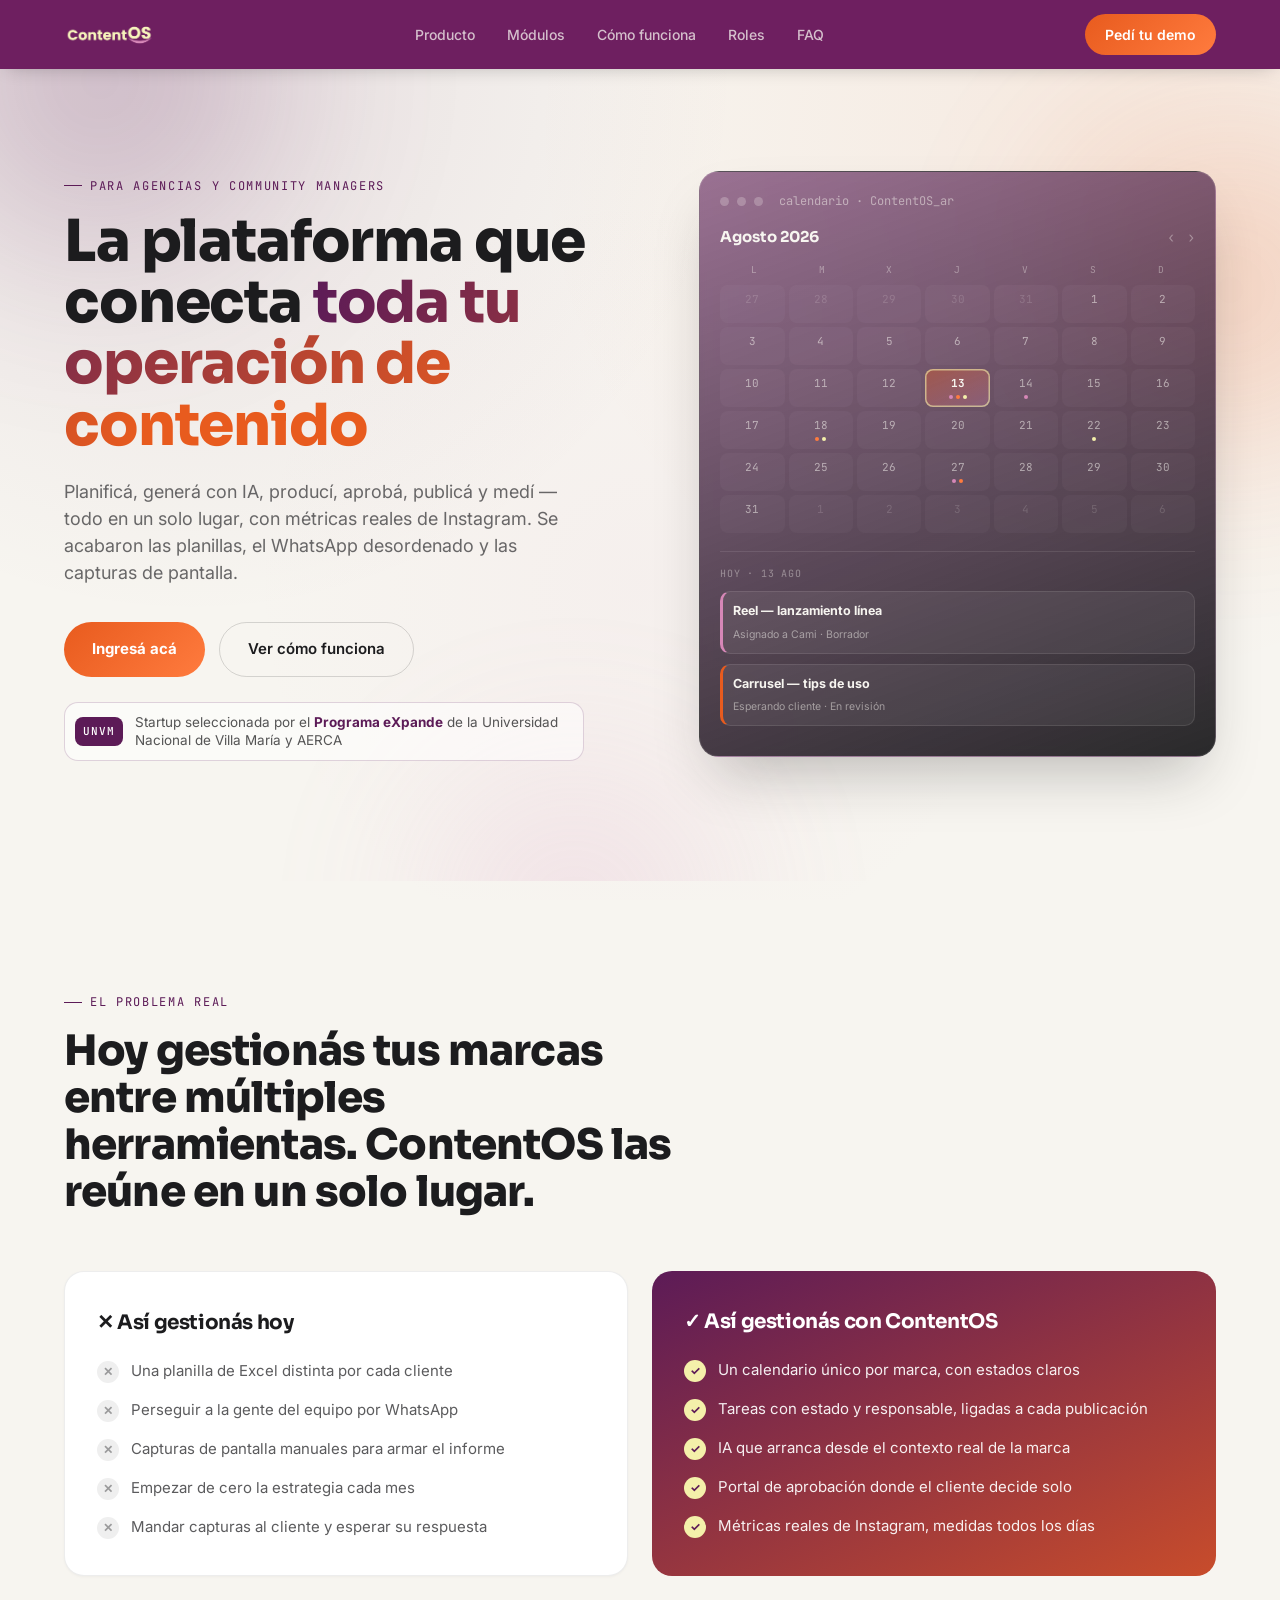
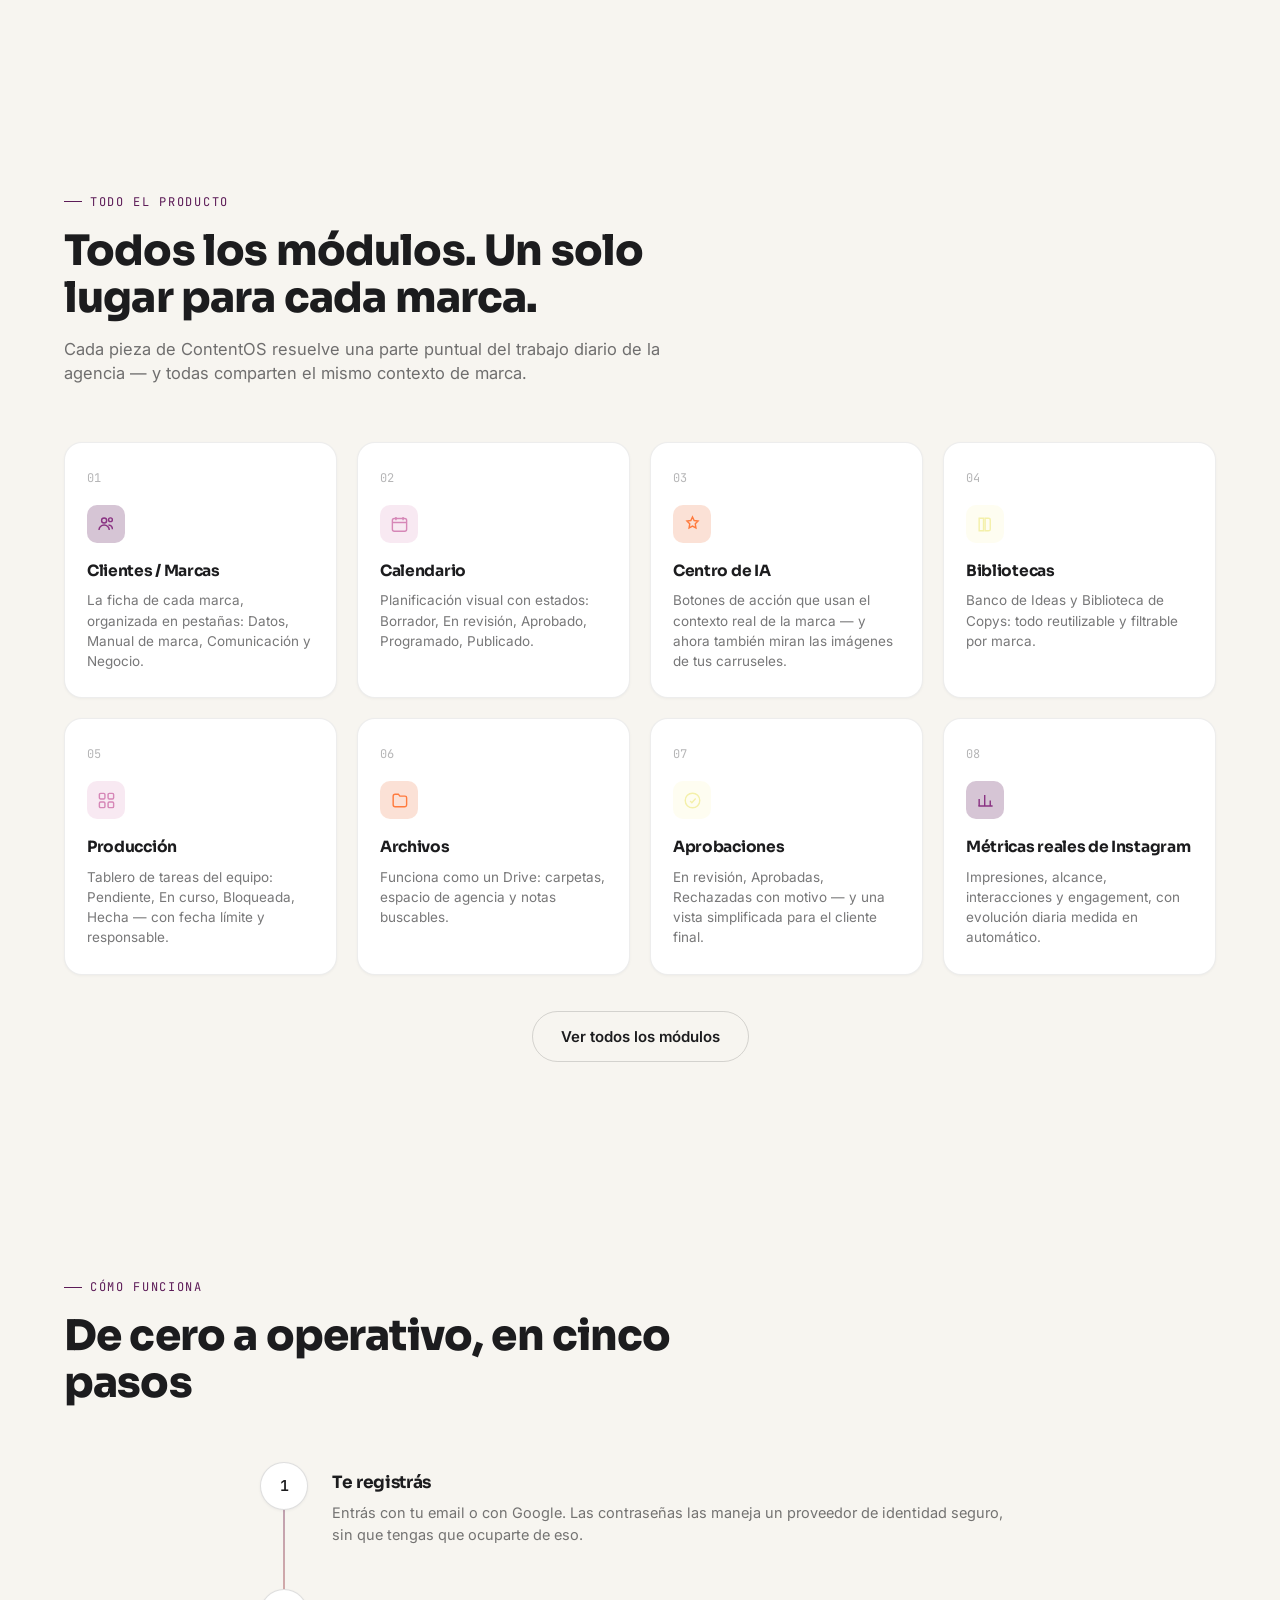
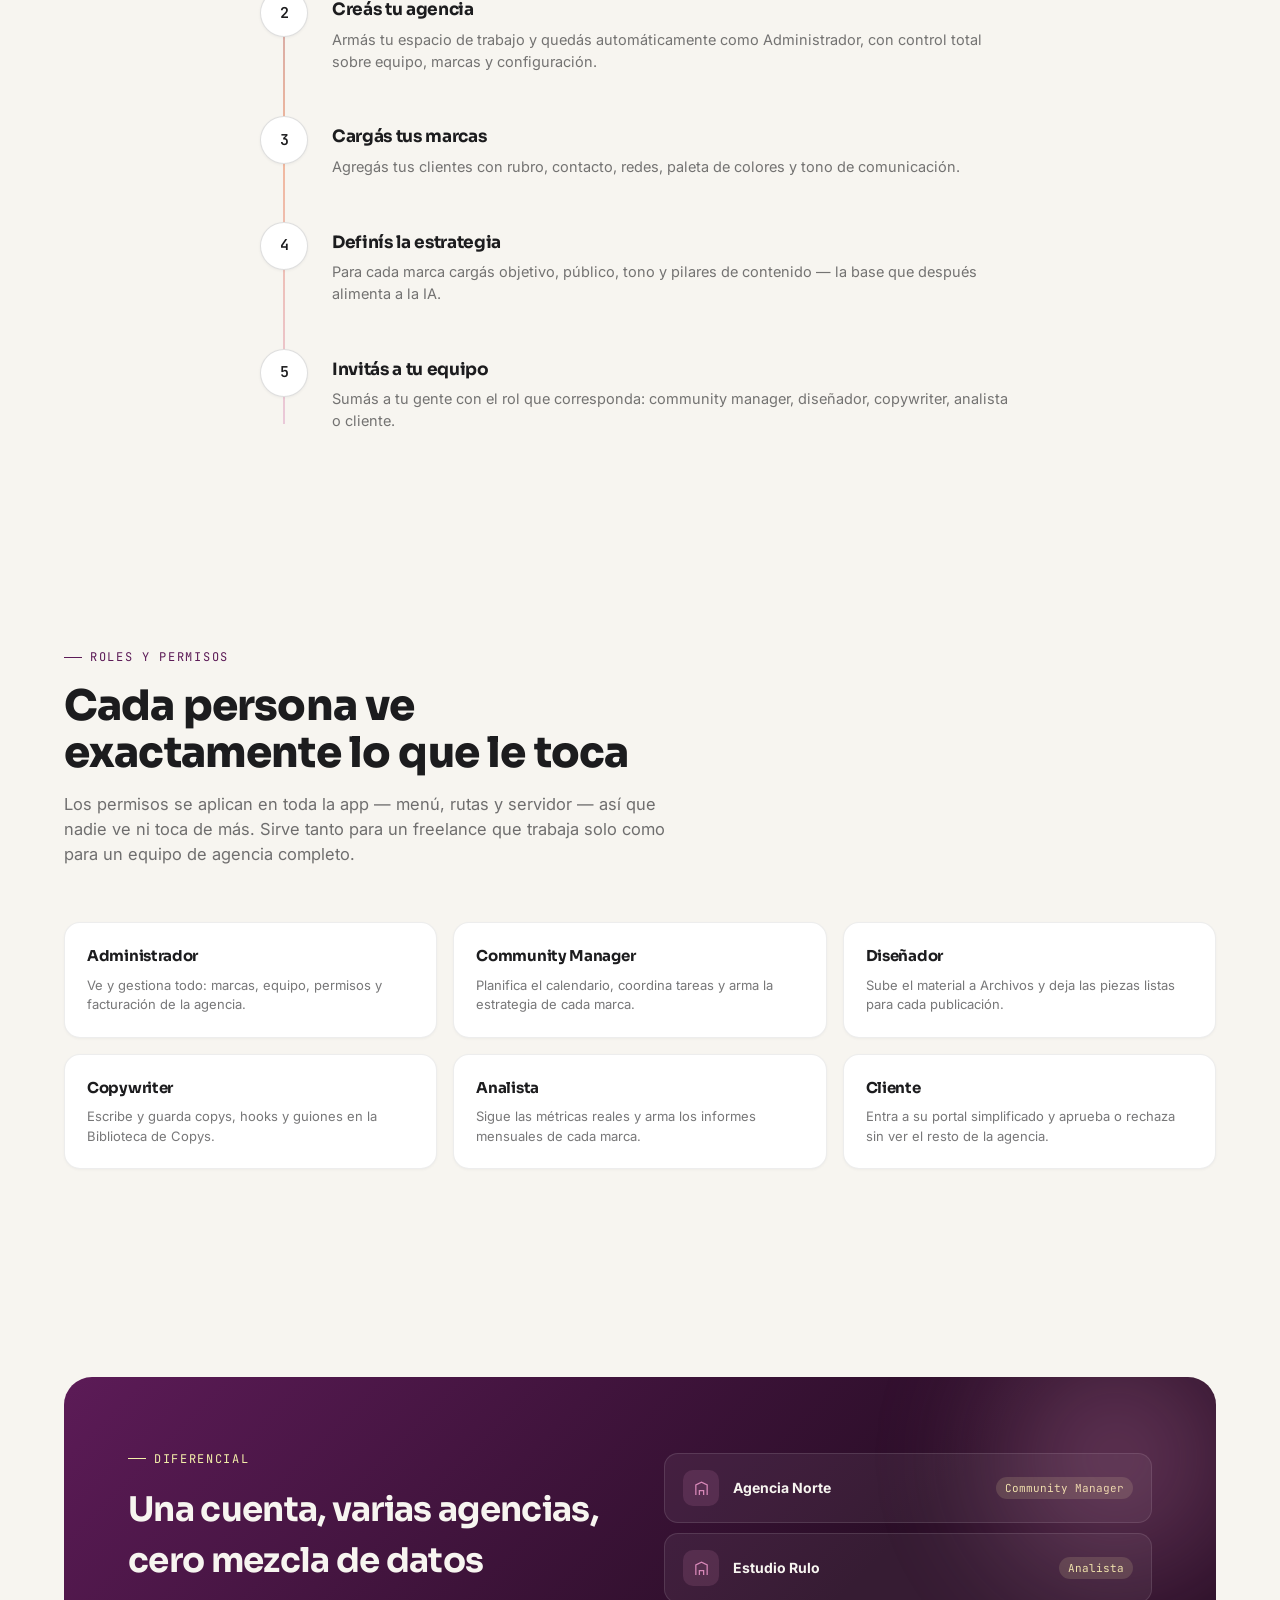
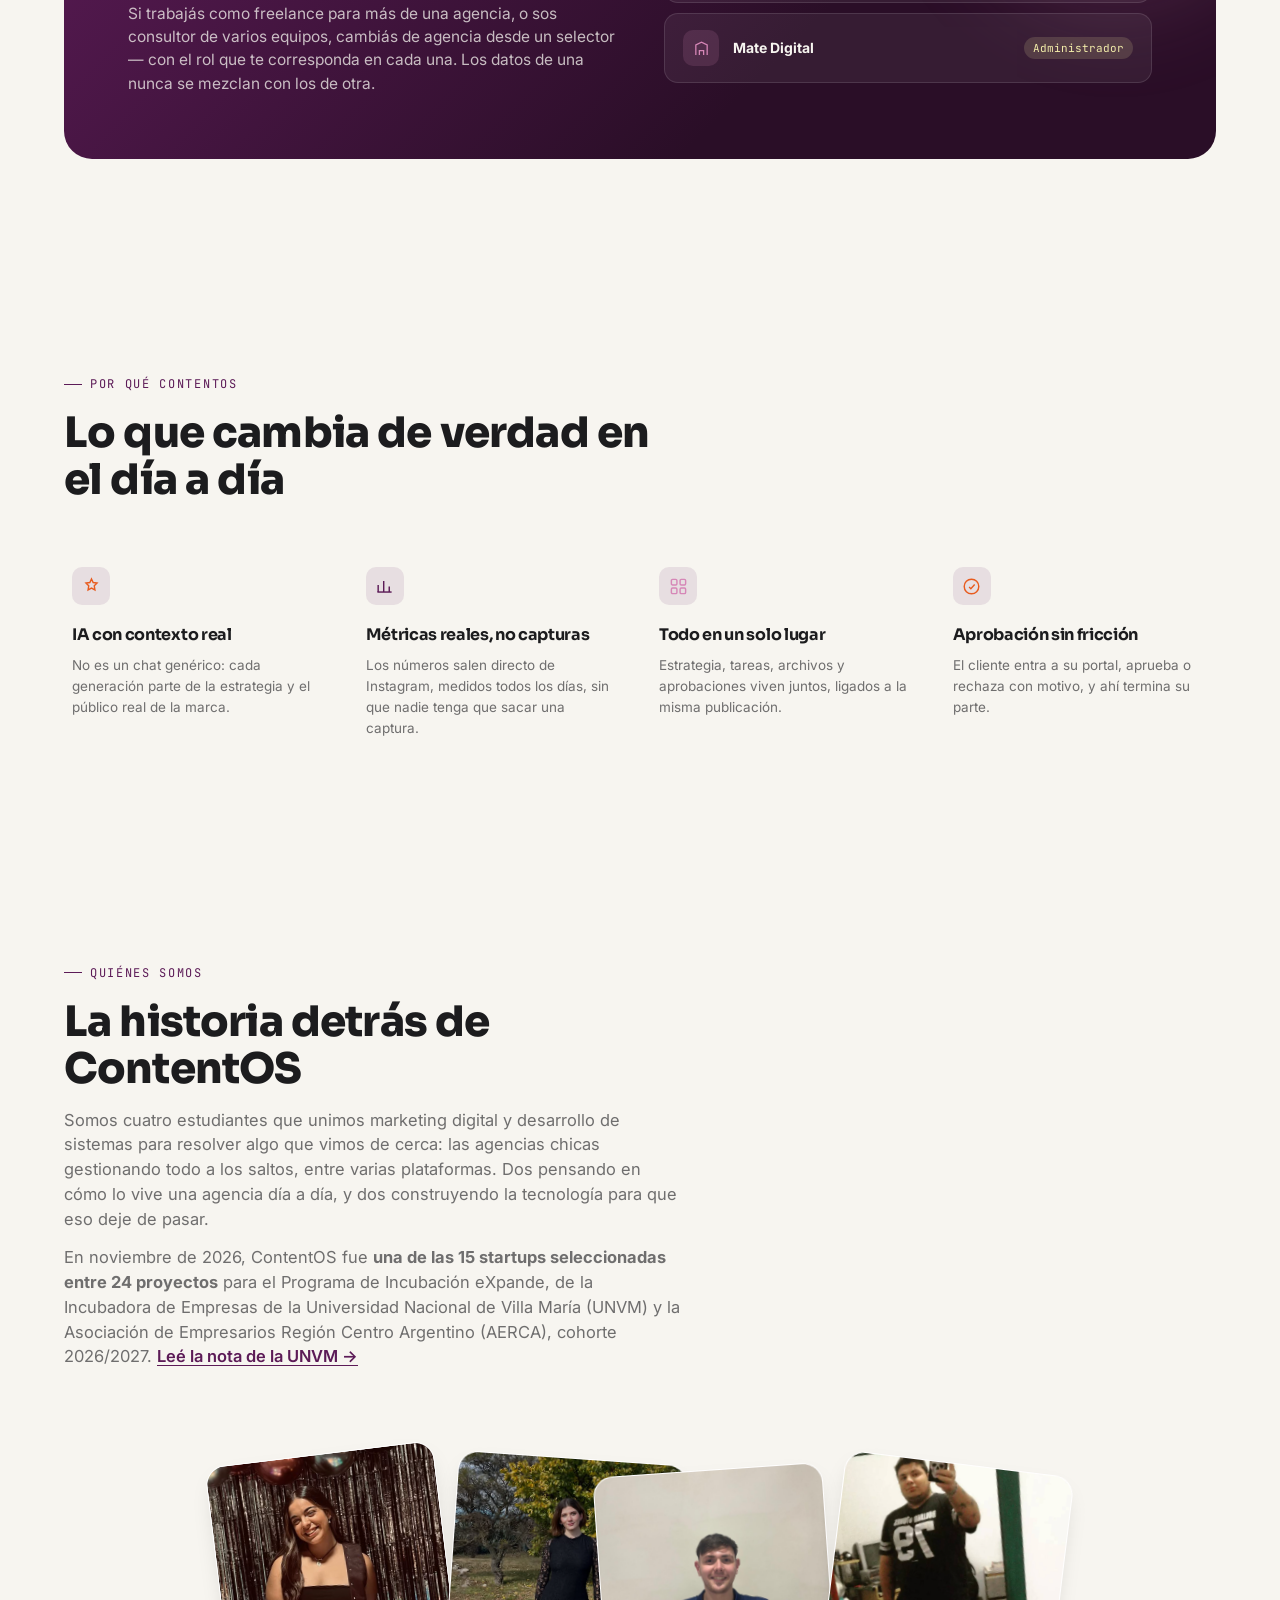
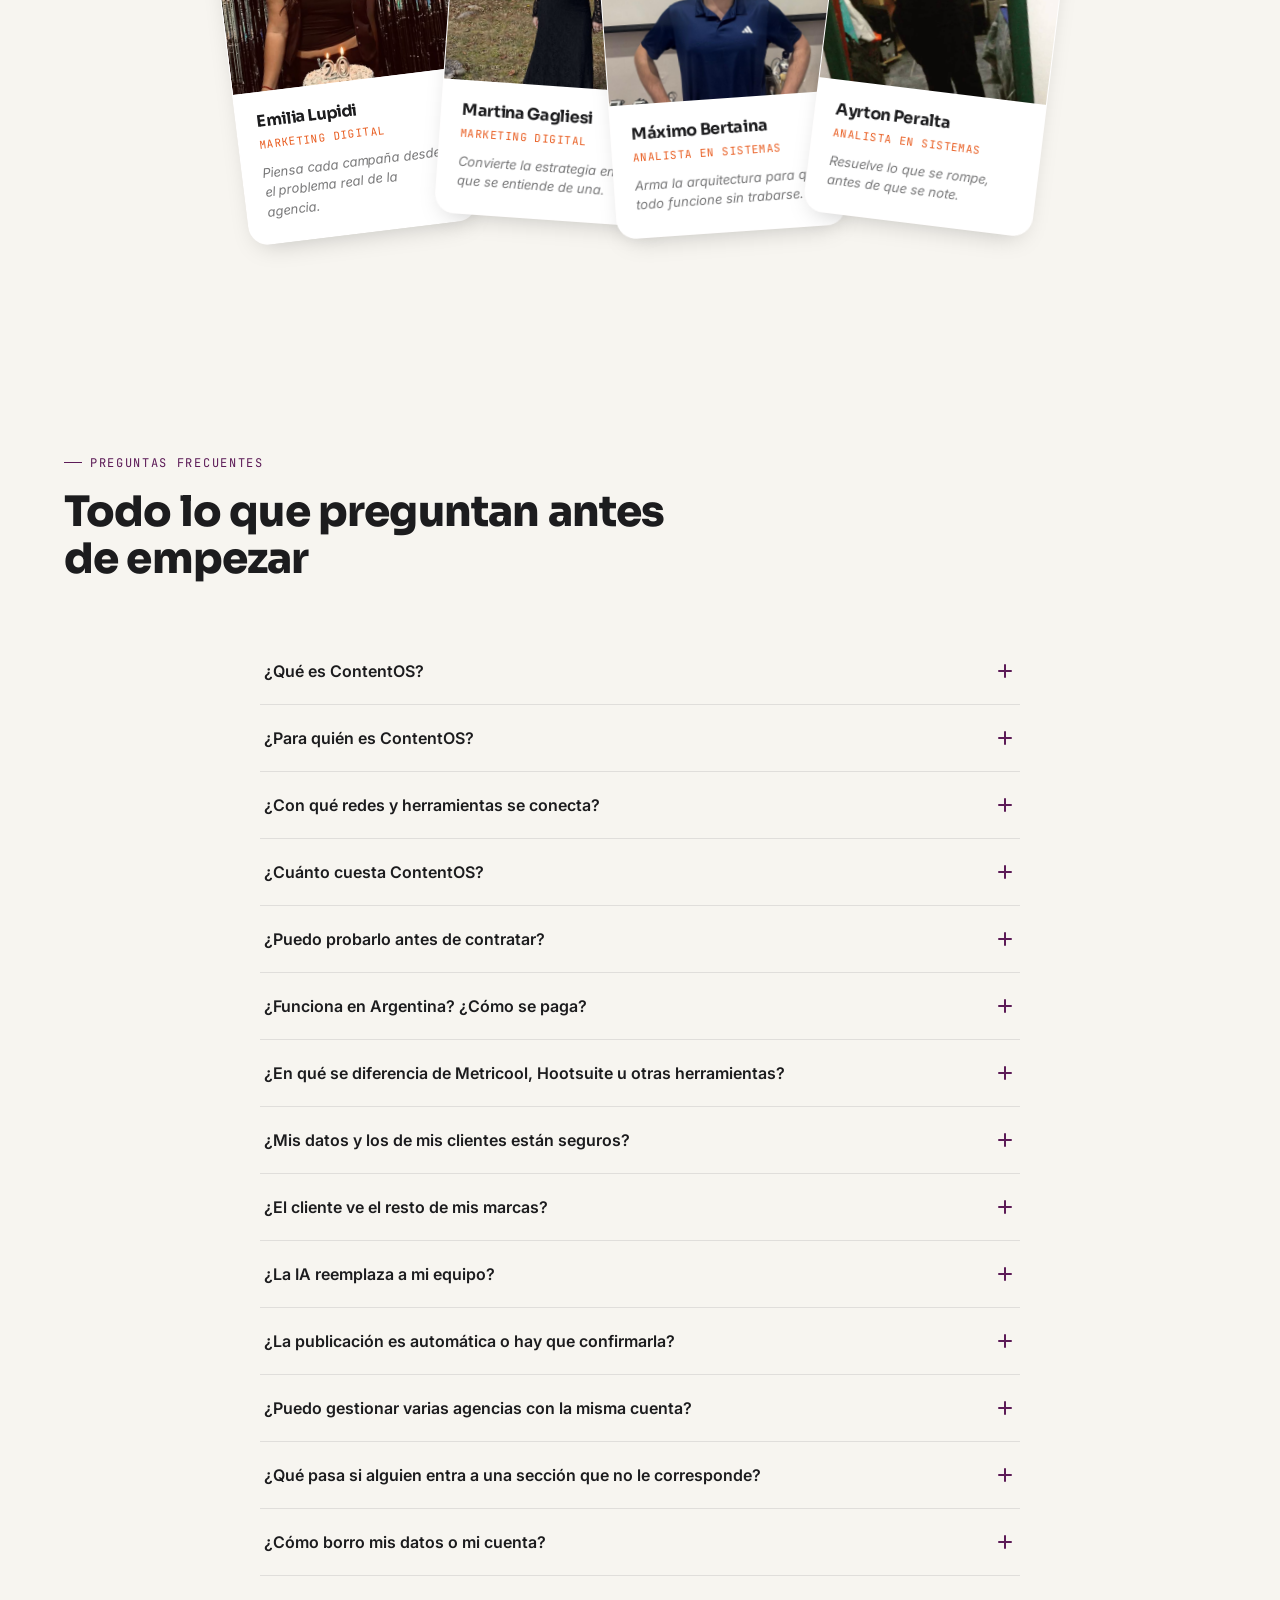
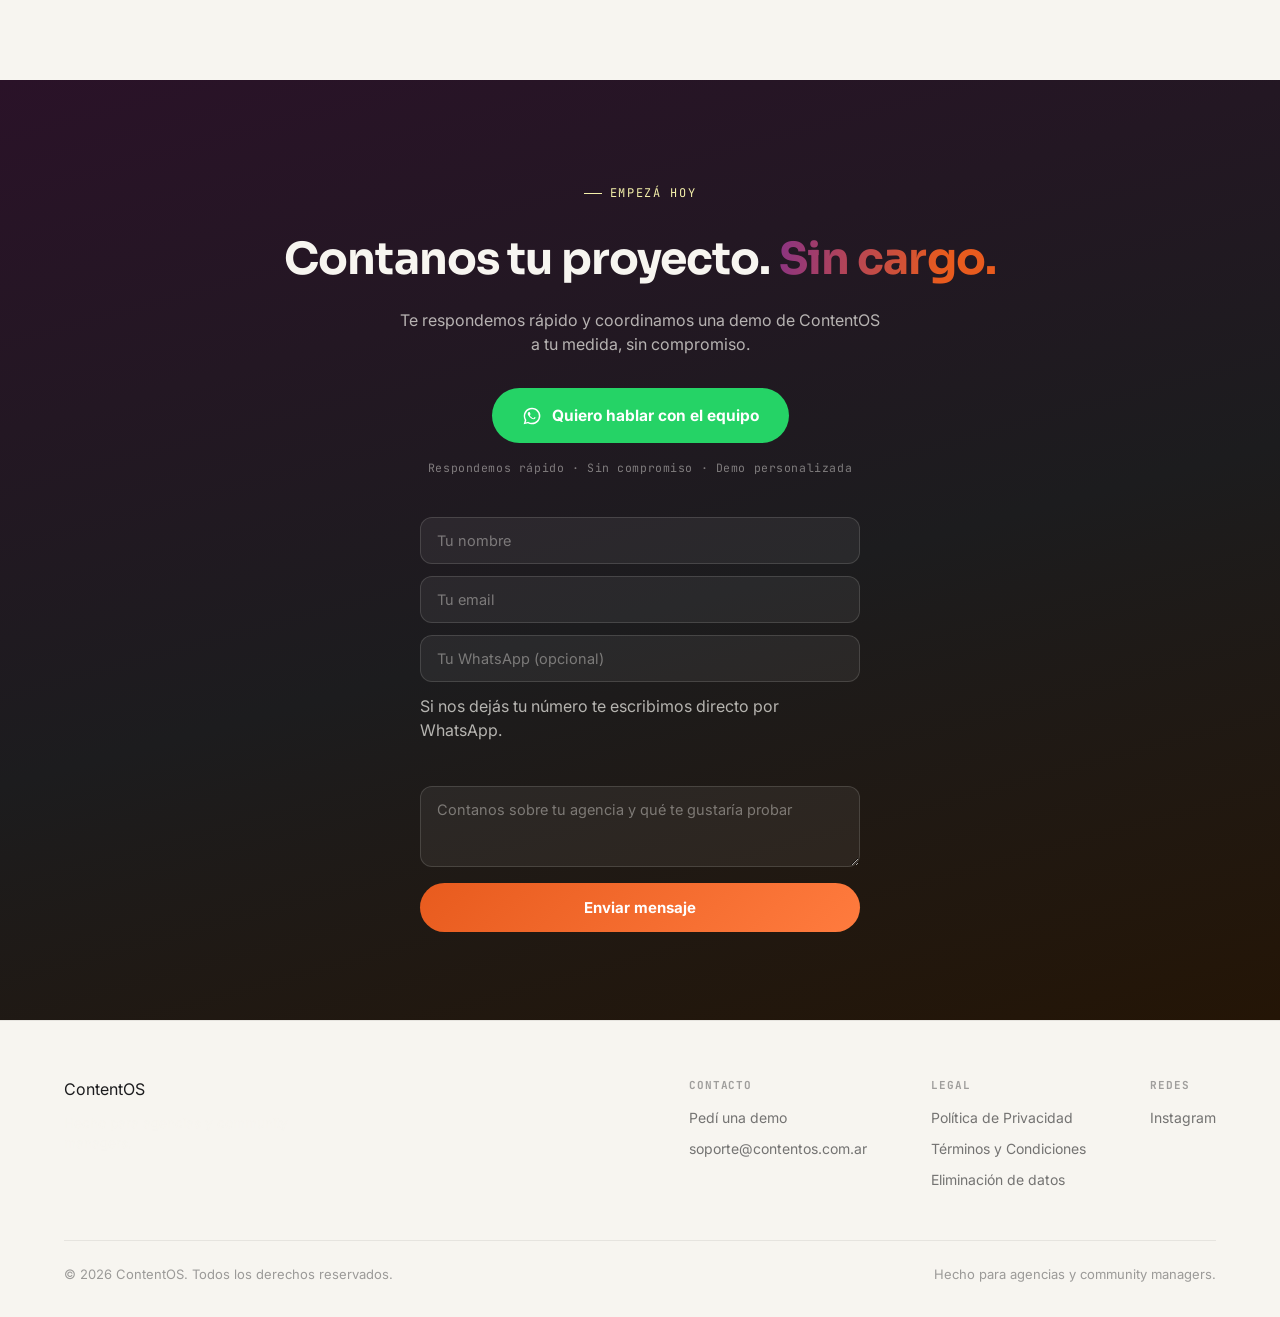
<file: index.html>
<!DOCTYPE html>
<html lang="es-AR">
<head>
<meta charset="UTF-8">
<meta name="viewport" content="width=device-width, initial-scale=1.0">
<title>ContentOS — Plataforma para agencias y community managers</title>
<link rel="canonical" href="https://contentos.com.ar/">
<!-- Favicon -->
<link rel="icon" type="image/x-icon" href="favicon/favicon.ico">
<link rel="icon" type="image/png" sizes="16x16" href="favicon/favicon-16x16.png">
<link rel="icon" type="image/png" sizes="32x32" href="favicon/favicon-32x32.png">
<link rel="icon" type="image/png" sizes="48x48" href="favicon/favicon-48x48.png">
<link rel="apple-touch-icon" sizes="180x180" href="favicon/apple-touch-icon.png">
<link rel="icon" type="image/png" sizes="192x192" href="favicon/android-chrome-192x192.png">
<link rel="icon" type="image/png" sizes="512x512" href="favicon/android-chrome-512x512.png">

<!-- Meta tags para compartir (Open Graph / WhatsApp / Facebook) -->
<meta property="og:type" content="website">
<meta property="og:url" content="https://contentos.com.ar/">
<meta property="og:title" content="ContentOS — El sistema operativo de tu agencia">
<meta property="og:description" content="Planificá, generá con IA, producí, aprobá, publicá y medí — todo en un solo lugar, con métricas reales de Instagram.">
<meta property="og:image" content="https://contentos.com.ar/favicon/og-image.png">
<meta property="og:image:width" content="1200">
<meta property="og:image:height" content="630">
<meta property="og:image:alt" content="ContentOS">
<meta property="og:locale" content="es_AR">

<!-- Meta tags para Twitter/X -->
<meta name="twitter:card" content="summary_large_image">
<meta name="twitter:title" content="ContentOS — El sistema operativo de tu agencia">
<meta name="twitter:description" content="Planificá, generá con IA, producí, aprobá, publicá y medí — todo en un solo lugar, con métricas reales de Instagram.">
<meta name="twitter:image" content="https://contentos.com.ar/favicon/og-image.png">

<!-- Descripción para buscadores -->
<meta name="description" content="ContentOS es la plataforma argentina para agencias de marketing y community managers: planificá, generá con IA, producí, aprobá y medí el contenido de tus marcas en un solo lugar. Startup seleccionada por el Programa eXpande (UNVM).">
<!-- Datos estructurados: le dicen a Google y a los buscadores con IA qué es ContentOS -->
<script type="application/ld+json">
{
  "@context": "https://schema.org",
  "@graph": [
    {
      "@type": "Organization",
      "@id": "https://contentos.com.ar/#organizacion",
      "name": "ContentOS",
      "alternateName": [
        "Contentos",
        "Content OS"
      ],
      "url": "https://contentos.com.ar/",
      "logo": "https://contentos.com.ar/favicon/android-chrome-512x512.png",
      "email": "soporte@contentos.com.ar",
      "foundingLocation": {
        "@type": "Place",
        "name": "Villa María, Córdoba, Argentina"
      },
      "areaServed": "AR",
      "sameAs": [
        "https://www.instagram.com/contentos_ar"
      ],
      "award": "Startup seleccionada en el Programa de Incubación eXpande (UNVM y AERCA), cohorte 2026/2027",
      "subjectOf": {
        "@type": "NewsArticle",
        "headline": "“Programa eXpande”: 15 startups seleccionadas",
        "url": "https://www.unvm.edu.ar/noticias/general/programa-expande-unvm-15-startups-seleccionadas/",
        "datePublished": "2026-11-20",
        "publisher": {
          "@type": "CollegeOrUniversity",
          "name": "Universidad Nacional de Villa María",
          "url": "https://www.unvm.edu.ar/"
        }
      }
    },
    {
      "@type": "WebSite",
      "@id": "https://contentos.com.ar/#sitio",
      "url": "https://contentos.com.ar/",
      "name": "ContentOS",
      "inLanguage": "es-AR",
      "publisher": {
        "@id": "https://contentos.com.ar/#organizacion"
      }
    },
    {
      "@type": "SoftwareApplication",
      "name": "ContentOS",
      "url": "https://app.contentos.com.ar/",
      "applicationCategory": "BusinessApplication",
      "operatingSystem": "Web",
      "description": "Plataforma para community managers y agencias que centraliza estrategia, producción, aprobación y analíticas con IA.",
      "inLanguage": "es",
      "publisher": {
        "@id": "https://contentos.com.ar/#organizacion"
      }
    }
  ]
}
</script>
<link rel="preconnect" href="https://fonts.googleapis.com">
<link rel="preconnect" href="https://fonts.gstatic.com" crossorigin>
<link href="https://fonts.googleapis.com/css2?family=Sora:wght@400;600;700;800&family=Inter:wght@400;500;600;700&family=JetBrains+Mono:wght@500&display=swap" rel="stylesheet">
<link rel="stylesheet" href="style.css?v=8">
</head>
<body>
    <nav class="nav" id="nav">
 <div class="wrap nav-inner">
 <a href="#" class="logo"><img src="imagenes/logo-horizontal.png" alt="ContentOS" class="logo-img"></a>
  <div class="nav-links" id="navLinks">
    <a href="#modulos">Producto</a>
    <a href="#modulos-grid">Módulos</a>
    <a href="#como-funciona">Cómo funciona</a>
    <a href="#roles">Roles</a>
    <a href="#faq">FAQ</a>
  </div>
<a href="https://wa.me/5493534134593?text=Hola%2C%20quiero%20pedir%20una%20demo%20de%20ContentOS" class="nav-cta" target="_blank" rel="noopener">Pedí tu demo</a>
    <button class="nav-toggle" id="navToggle" aria-label="Abrir menú" aria-expanded="false">
      <span></span><span></span><span></span>
    </button>
  </div>
</nav>
<header class="hero">
  <div class="blob blob1"></div>
  <div class="blob blob2"></div>
  <div class="blob blob3"></div>
  <div class="wrap hero-grid">
    <div class="reveal in">
      <span class="eyebrow">Para agencias y community managers</span>
      <h1 class="hero-title"> La plataforma que conecta <span class="accent">toda tu operación de contenido </span></h1>
      <p class="hero-sub">Planificá, generá con IA, producí, aprobá, publicá y medí — todo en un solo lugar, con métricas reales de Instagram. Se acabaron las planillas, el WhatsApp desordenado y las capturas de pantalla.</p>
      <div class="hero-ctas">
<a href="https://app.contentos.com.ar/login" class="btn-primary">Ingresá acá</a>       <a href="#como-funciona" class="btn-secondary">Ver cómo funciona</a>
      </div>
      <a class="hero-respaldo" href="https://www.unvm.edu.ar/noticias/general/programa-expande-unvm-15-startups-seleccionadas/" target="_blank" rel="noopener">
        <span class="hero-respaldo-sello">UNVM</span>
        <span>Startup seleccionada por el <strong>Programa eXpande</strong> de la Universidad Nacional de Villa María y AERCA</span>
      </a>
    </div>
    <div class="reveal in">
  <div class="mockup">
  <div class="mockup-head">
    <span class="mockup-dot"></span><span class="mockup-dot"></span><span class="mockup-dot"></span>
    <span class="mockup-title">calendario · ContentOS_ar</span>
  </div>

  <div class="cal-topbar">
    <span class="cal-month">Agosto 2026</span>
    <div class="cal-nav"><span>‹</span><span>›</span></div>
  </div>

  <div class="cal-weekdays">
    <span>L</span><span>M</span><span>X</span><span>J</span><span>V</span><span>S</span><span>D</span>
  </div>

  <div class="cal-grid">
    <div class="cal-cell other">27</div>
    <div class="cal-cell other">28</div>
    <div class="cal-cell other">29</div>
    <div class="cal-cell other">30</div>
    <div class="cal-cell other">31</div>
    <div class="cal-cell">1</div>
    <div class="cal-cell">2</div>

    <div class="cal-cell">3</div>
    <div class="cal-cell">4</div>
    <div class="cal-cell">5</div>
    <div class="cal-cell">6</div>
    <div class="cal-cell">7</div>
    <div class="cal-cell">8</div>
    <div class="cal-cell">9</div>

    <div class="cal-cell">10</div>
    <div class="cal-cell">11</div>
    <div class="cal-cell">12</div>
    <div class="cal-cell today">13<span class="cal-dots"><i class="d-pink"></i><i class="d-orange"></i><i class="d-cream"></i></span></div>
    <div class="cal-cell">14<span class="cal-dots"><i class="d-pink"></i></span></div>
    <div class="cal-cell">15</div>
    <div class="cal-cell">16</div>

    <div class="cal-cell">17</div>
    <div class="cal-cell">18<span class="cal-dots"><i class="d-orange"></i><i class="d-cream"></i></span></div>
    <div class="cal-cell">19</div>
    <div class="cal-cell">20</div>
    <div class="cal-cell">21</div>
    <div class="cal-cell">22<span class="cal-dots"><i class="d-cream"></i></span></div>
    <div class="cal-cell">23</div>

    <div class="cal-cell">24</div>
    <div class="cal-cell">25</div>
    <div class="cal-cell">26</div>
    <div class="cal-cell">27<span class="cal-dots"><i class="d-pink"></i><i class="d-orange"></i></span></div>
    <div class="cal-cell">28</div>
    <div class="cal-cell">29</div>
    <div class="cal-cell">30</div>

    <div class="cal-cell">31</div>
    <div class="cal-cell other">1</div>
    <div class="cal-cell other">2</div>
    <div class="cal-cell other">3</div>
    <div class="cal-cell other">4</div>
    <div class="cal-cell other">5</div>
    <div class="cal-cell other">6</div>
  </div>

  <div class="cal-today-panel">
    <div class="cal-today-label">Hoy · 13 ago</div>
    <div class="mockup-card c1"><b>Reel — lanzamiento línea</b><small>Asignado a Cami · Borrador</small></div>
    <div class="mockup-card c2"><b>Carrusel — tips de uso</b><small>Esperando cliente · En revisión</small></div>
  </div>
</div>
    </div>
  </div>
</header>
<section class="section-graphite" id="modulos">
  <div class="wrap">
    <div class="section-head reveal">
      <span class="eyebrow">El problema real</span>
           <h2>Hoy gestionás tus marcas entre múltiples herramientas. ContentOS las reúne en un solo lugar.</h2>
    </div>
    <div class="ps-grid">
      <div class="ps-card problem reveal">
        <h3>✕ Así gestionás hoy</h3>
        <ul class="ps-list">
          <li><span class="ps-mark">✕</span>Una planilla de Excel distinta por cada cliente</li>
          <li><span class="ps-mark">✕</span>Perseguir a la gente del equipo por WhatsApp</li>
          <li><span class="ps-mark">✕</span>Capturas de pantalla manuales para armar el informe</li>
          <li><span class="ps-mark">✕</span>Empezar de cero la estrategia cada mes</li>
          <li><span class="ps-mark">✕</span>Mandar capturas al cliente y esperar su respuesta</li>
        </ul>
      </div>
      <div class="ps-card solution reveal">
        <h3>✓ Así gestionás con ContentOS</h3>
        <ul class="ps-list">
          <li><span class="ps-mark">✓</span>Un calendario único por marca, con estados claros</li>
          <li><span class="ps-mark">✓</span>Tareas con estado y responsable, ligadas a cada publicación</li>
          <li><span class="ps-mark">✓</span>IA que arranca desde el contexto real de la marca</li>
          <li><span class="ps-mark">✓</span>Portal de aprobación donde el cliente decide solo</li>
          <li><span class="ps-mark">✓</span>Métricas reales de Instagram, medidas todos los días</li>
        </ul>
      </div>
    </div>
  </div>
</section>
<section class="section-dark" id="modulos-grid">
  <div class="wrap">
    <div class="section-head reveal">
      <span class="eyebrow">Todo el producto</span>
<h2>Todos los módulos. Un solo lugar para cada marca.</h2>      <p>Cada pieza de ContentOS resuelve una parte puntual del trabajo diario de la agencia — y todas comparten el mismo contexto de marca.</p>
    </div>
 <div class="mod-grid reveal-stagger" id="modGrid">
  <div class="mod-card" style="--glow:var(--violet-light)" data-index="0" tabindex="0" role="button" aria-label="Ver detalle de Clientes / Marcas">
    <div class="mod-num">01</div>
    <div class="mod-icon" style="--iconbg:rgba(92,27,87,.25);--iconcolor:var(--violet-light)"><svg viewBox="0 0 24 24"><circle cx="9" cy="7" r="3.2"/><path d="M2.5 19c0-3.6 2.9-6.4 6.5-6.4s6.5 2.8 6.5 6.4"/><circle cx="17" cy="6" r="2.4"/><path d="M14.5 12.6c2.9.3 5 2.6 5 5.5"/></svg></div>
    <h4>Clientes / Marcas</h4>
    <p>La ficha de cada marca, organizada en pestañas: Datos, Manual de marca, Comunicación y Negocio.</p>
  </div>
  <div class="mod-card" style="--glow:var(--pink)" data-index="1" tabindex="0" role="button" aria-label="Ver detalle de Calendario">
    <div class="mod-num">02</div>
    <div class="mod-icon" style="--iconbg:rgba(214,135,183,.18);--iconcolor:var(--pink)"><svg viewBox="0 0 24 24"><rect x="3" y="4.5" width="18" height="16" rx="2.4"/><path d="M3 9.5h18"/><path d="M7.5 2.5v4M16.5 2.5v4"/></svg></div>
    <h4>Calendario</h4>
    <p>Planificación visual con estados: Borrador, En revisión, Aprobado, Programado, Publicado.</p>
  </div>
  <div class="mod-card" style="--glow:var(--orange-light)" data-index="2" tabindex="0" role="button" aria-label="Ver detalle de Centro de IA">
    <div class="mod-num">03</div>
    <div class="mod-icon" style="--iconbg:rgba(232,91,30,.18);--iconcolor:var(--orange-light)"><svg viewBox="0 0 24 24"><path d="M12 2.5l2.1 4.5 4.9.7-3.5 3.5.8 5-4.3-2.3-4.3 2.3.8-5-3.5-3.5 4.9-.7z"/></svg></div>
    <h4>Centro de IA</h4>
    <p>Botones de acción que usan el contexto real de la marca — y ahora también miran las imágenes de tus carruseles.</p>
  </div>
  <div class="mod-card" style="--glow:var(--cream)" data-index="3" tabindex="0" role="button" aria-label="Ver detalle de Bibliotecas">
    <div class="mod-num">04</div>
    <div class="mod-icon" style="--iconbg:rgba(244,240,170,.16);--iconcolor:var(--cream)"><svg viewBox="0 0 24 24"><path d="M4 4h5.5v16H4z"/><path d="M11.5 4H16a2 2 0 012 2v12a2 2 0 01-2 2h-4.5z"/><path d="M9.5 8h0M9.5 12h0"/></svg></div>
    <h4>Bibliotecas</h4>
    <p>Banco de Ideas y Biblioteca de Copys: todo reutilizable y filtrable por marca.</p>
  </div>
  <div class="mod-card" style="--glow:var(--pink)" data-index="4" tabindex="0" role="button" aria-label="Ver detalle de Producción">
    <div class="mod-num">05</div>
    <div class="mod-icon" style="--iconbg:rgba(214,135,183,.18);--iconcolor:var(--pink)"><svg viewBox="0 0 24 24"><rect x="3" y="3" width="7" height="7" rx="1.5"/><rect x="14" y="3" width="7" height="7" rx="1.5"/><rect x="3" y="14" width="7" height="7" rx="1.5"/><rect x="14" y="14" width="7" height="7" rx="1.5"/></svg></div>
    <h4>Producción</h4>
    <p>Tablero de tareas del equipo: Pendiente, En curso, Bloqueada, Hecha — con fecha límite y responsable.</p>
  </div>
  <div class="mod-card" style="--glow:var(--orange-light)" data-index="5" tabindex="0" role="button" aria-label="Ver detalle de Archivos">
    <div class="mod-num">06</div>
    <div class="mod-icon" style="--iconbg:rgba(232,91,30,.18);--iconcolor:var(--orange-light)"><svg viewBox="0 0 24 24"><path d="M4 6.5A2.5 2.5 0 016.5 4h4l2 2.5H19a2 2 0 012 2v9a2.5 2.5 0 01-2.5 2.5h-12A2.5 2.5 0 014 17.5z"/></svg></div>
    <h4>Archivos</h4>
    <p>Funciona como un Drive: carpetas, espacio de agencia y notas buscables.</p>
  </div>
  <div class="mod-card" style="--glow:var(--cream)" data-index="6" tabindex="0" role="button" aria-label="Ver detalle de Aprobaciones">
    <div class="mod-num">07</div>
    <div class="mod-icon" style="--iconbg:rgba(244,240,170,.16);--iconcolor:var(--cream)"><svg viewBox="0 0 24 24"><path d="M9 12.5l2.2 2.2L16 9.5"/><circle cx="12" cy="12" r="9.2"/></svg></div>
    <h4>Aprobaciones</h4>
    <p>En revisión, Aprobadas, Rechazadas con motivo — y una vista simplificada para el cliente final.</p>
  </div>
  <div class="mod-card" style="--glow:var(--violet-light)" data-index="7" tabindex="0" role="button" aria-label="Ver detalle de Métricas reales de Instagram">
    <div class="mod-num">08</div>
    <div class="mod-icon" style="--iconbg:rgba(92,27,87,.25);--iconcolor:var(--violet-light)"><svg viewBox="0 0 24 24"><path d="M4 19V10M11 19V5M18 19v-7"/><path d="M3 19h18"/></svg></div>
    <h4>Métricas reales de Instagram</h4>
    <p>Impresiones, alcance, interacciones y engagement, con evolución diaria medida en automático.</p>
  </div>
  <div class="mod-card mod-extra" style="--glow:var(--pink)" data-index="8" tabindex="0" role="button" aria-label="Ver detalle de IA de Métricas">
    <div class="mod-num">09</div>
    <div class="mod-icon" style="--iconbg:rgba(214,135,183,.18);--iconcolor:var(--pink)"><svg viewBox="0 0 24 24"><path d="M4 4h16v13.5H8.5L4 21z"/><path d="M8 9h8M8 12.5h5"/></svg></div>
    <h4>IA de Métricas</h4>
    <p>La IA analiza los números y te dice qué funciona, qué no, y qué oportunidades hay.</p>
  </div>
  <div class="mod-card mod-extra" style="--glow:var(--orange-light)" data-index="9" tabindex="0" role="button" aria-label="Ver detalle de Automatizaciones">
    <div class="mod-num">10</div>
    <div class="mod-icon" style="--iconbg:rgba(232,91,30,.18);--iconcolor:var(--orange-light)"><svg viewBox="0 0 24 24"><circle cx="12" cy="12" r="8.5"/><path d="M12 7.5V12l3 2"/></svg></div>
    <h4>Automatizaciones</h4>
    <p>Publica lo programado, mide métricas, arma informes — y ahora también te avisa lo que necesita tu atención.</p>
  </div>
  <div class="mod-card mod-extra" style="--glow:var(--violet-light)" data-index="10" tabindex="0" role="button" aria-label="Ver detalle de Estrategia">
    <div class="mod-num">11</div>
    <div class="mod-icon" style="--iconbg:rgba(92,27,87,.25);--iconcolor:var(--violet-light)"><svg viewBox="0 0 24 24"><circle cx="12" cy="12" r="9"/><circle cx="12" cy="12" r="5"/><circle cx="12" cy="12" r="1"/></svg></div>
    <h4>Estrategia</h4>
    <p>El plan general de la marca: objetivo, público, tono y pilares de contenido.</p>
  </div>
  <div class="mod-card mod-extra" style="--glow:var(--pink)" data-index="11" tabindex="0" role="button" aria-label="Ver detalle de Vista previa de Instagram">
    <div class="mod-num">12</div>
    <div class="mod-icon" style="--iconbg:rgba(214,135,183,.18);--iconcolor:var(--pink)"><svg viewBox="0 0 24 24"><rect x="7" y="3" width="10" height="18" rx="2"/><path d="M10 7h4M10 11h4M10 15h2"/></svg></div>
    <h4>Vista previa de Instagram</h4>
    <p>Previsualizá cómo se va a ver el feed antes de publicar nada.</p>
  </div>
  <div class="mod-card mod-extra" style="--glow:var(--orange-light)" data-index="12" tabindex="0" role="button" aria-label="Ver detalle de Campañas">
    <div class="mod-num">13</div>
    <div class="mod-icon" style="--iconbg:rgba(232,91,30,.18);--iconcolor:var(--orange-light)"><svg viewBox="0 0 24 24"><path d="M3 10v4a1 1 0 001 1h2l4 4V5L6 9H4a1 1 0 00-1 1z"/><path d="M15 8.5a4 4 0 010 7"/></svg></div>
    <h4>Campañas</h4>
    <p>Armá campañas completas con varias publicaciones coordinadas entre sí.</p>
  </div>
  <div class="mod-card mod-extra" style="--glow:var(--cream)" data-index="13" tabindex="0" role="button" aria-label="Ver detalle de Reuniones">
    <div class="mod-num">14</div>
    <div class="mod-icon" style="--iconbg:rgba(244,240,170,.16);--iconcolor:var(--cream)"><svg viewBox="0 0 24 24"><rect x="3" y="5" width="18" height="15" rx="2"/><path d="M3 9h18"/><circle cx="9" cy="14" r="1.6"/><path d="M6.5 18c0-1.6 1.1-2.6 2.5-2.6s2.5 1 2.5 2.6"/></svg></div>
    <h4>Reuniones</h4>
    <p>Agendá y llevá registro de las reuniones con cada cliente.</p>
  </div>
  <div class="mod-card mod-extra" style="--glow:var(--violet-light)" data-index="14" tabindex="0" role="button" aria-label="Ver detalle de Informe mensual">
    <div class="mod-num">15</div>
    <div class="mod-icon" style="--iconbg:rgba(92,27,87,.25);--iconcolor:var(--violet-light)"><svg viewBox="0 0 24 24"><path d="M6 3h9l3 3v15H6z"/><path d="M9 12h6M9 15h6M9 9h3"/></svg></div>
    <h4>Informe mensual</h4>
    <p>El informe general de cada marca, generado solo el día 1 de cada mes, listo para el cliente.</p>
  </div>
  <div class="mod-card mod-extra" style="--glow:var(--pink)" data-index="15" tabindex="0" role="button" aria-label="Ver detalle de Contabilidad">
    <div class="mod-num">16</div>
    <div class="mod-icon" style="--iconbg:rgba(214,135,183,.18);--iconcolor:var(--pink)"><svg viewBox="0 0 24 24"><circle cx="12" cy="12" r="9"/><path d="M12 7v10M9.5 9.5c0-1.4 1.2-2.2 2.5-2.2s2.5.7 2.5 1.8-1 1.6-2.5 1.9-2.5.8-2.5 1.9 1.1 1.8 2.5 1.8 2.5-.8 2.5-2.2"/></svg></div>
    <h4>Contabilidad</h4>
    <p>No solo cuánto te tienen que pagar — también en qué se te va la plata y qué cliente realmente te conviene.</p>
  </div>
</div>
<div class="mod-showmore-wrap">
  <button type="button" class="btn-secondary" id="modShowMoreBtn">Ver todos los módulos</button>
</div>
  </div>
</section>
<div class="mod-modal-overlay" id="modModal">
  <div class="mod-modal">
    <button class="mod-modal-close" id="modModalClose" aria-label="Cerrar">✕</button>
    <div class="mod-modal-media" id="modModalMedia"></div>
    <div class="mod-modal-body">
      <div class="mod-modal-num" id="modModalNum"></div>
      <h3 id="modModalTitle"></h3>
      <p id="modModalDesc"></p>
    </div>
  </div>
</div>
<div class="mod-modal-overlay" id="roleModal">
  <div class="mod-modal role-modal">
    <button class="mod-modal-close" id="roleModalClose" aria-label="Cerrar">✕</button>
    <div class="mod-modal-body role-modal-body">
      <div class="mod-modal-num" id="roleModalNum"></div>
      <h3 id="roleModalTitle"></h3>
      <p id="roleModalDesc"></p>
      <ul class="role-modal-list" id="roleModalList"></ul>
    </div>
  </div>
</div>

<section class="section-graphite" id="como-funciona">
  <div class="wrap">
    <div class="section-head reveal">
  <span class="eyebrow">Cómo funciona</span>
  <h2>De cero a operativo, en cinco pasos</h2>
</div>
<div class="steps">
  <div class="step reveal"><div class="step-num">1</div><div class="step-body"><h4>Te registrás</h4><p>Entrás con tu email o con Google. Las contraseñas las maneja un proveedor de identidad seguro, sin que tengas que ocuparte de eso.</p></div></div>
  <div class="step reveal"><div class="step-num">2</div><div class="step-body"><h4>Creás tu agencia</h4><p>Armás tu espacio de trabajo y quedás automáticamente como Administrador, con control total sobre equipo, marcas y configuración.</p></div></div>
  <div class="step reveal"><div class="step-num">3</div><div class="step-body"><h4>Cargás tus marcas</h4><p>Agregás tus clientes con rubro, contacto, redes, paleta de colores y tono de comunicación.</p></div></div>
  <div class="step reveal"><div class="step-num">4</div><div class="step-body"><h4>Definís la estrategia</h4><p>Para cada marca cargás objetivo, público, tono y pilares de contenido — la base que después alimenta a la IA.</p></div></div>
  <div class="step reveal"><div class="step-num">5</div><div class="step-body"><h4>Invitás a tu equipo</h4><p>Sumás a tu gente con el rol que corresponda: community manager, diseñador, copywriter, analista o cliente.</p></div></div>
</div>
  </div>
</section>
<section class="section-dark" id="roles">
  <div class="wrap">
    <div class="section-head reveal">
      <span class="eyebrow">Roles y permisos</span>
      <h2>Cada persona ve exactamente lo que le toca</h2>
      <p>Los permisos se aplican en toda la app — menú, rutas y servidor — así que nadie ve ni toca de más. Sirve tanto para un freelance que trabaja solo como para un equipo de agencia completo.</p>
    </div>
    <div class="roles-grid reveal-stagger" id="rolesGrid">
  <div class="role-card" data-index="0" tabindex="0" role="button" aria-label="Ver detalle de Administrador">
    <h4>Administrador</h4><p>Ve y gestiona todo: marcas, equipo, permisos y facturación de la agencia.</p>
  </div>
  <div class="role-card" data-index="1" tabindex="0" role="button" aria-label="Ver detalle de Community Manager">
    <h4>Community Manager</h4><p>Planifica el calendario, coordina tareas y arma la estrategia de cada marca.</p>
  </div>
  <div class="role-card" data-index="2" tabindex="0" role="button" aria-label="Ver detalle de Diseñador">
    <h4>Diseñador</h4><p>Sube el material a Archivos y deja las piezas listas para cada publicación.</p>
  </div>
  <div class="role-card" data-index="3" tabindex="0" role="button" aria-label="Ver detalle de Copywriter">
    <h4>Copywriter</h4><p>Escribe y guarda copys, hooks y guiones en la Biblioteca de Copys.</p>
  </div>
  <div class="role-card" data-index="4" tabindex="0" role="button" aria-label="Ver detalle de Analista">
    <h4>Analista</h4><p>Sigue las métricas reales y arma los informes mensuales de cada marca.</p>
  </div>
  <div class="role-card" data-index="5" tabindex="0" role="button" aria-label="Ver detalle de Cliente">
    <h4>Cliente</h4><p>Entra a su portal simplificado y aprueba o rechaza sin ver el resto de la agencia.</p>
  </div>
</div>
  </div>
</section>
<section class="section-graphite">
  <div class="wrap">
    <div class="multi reveal">
      <div>
        <span class="eyebrow" style="color:var(--cream)">Diferencial</span>
        <h2>Una cuenta, varias agencias, cero mezcla de datos</h2>
        <p>Si trabajás como freelance para más de una agencia, o sos consultor de varios equipos, cambiás de agencia desde un selector — con el rol que te corresponda en cada una. Los datos de una nunca se mezclan con los de otra.</p>
      </div>
     <div class="multi-visual">
  <div class="agency-chip">
    <div class="agency-chip-icon"><svg viewBox="0 0 24 24"><path d="M4 21V7l8-4 8 4v14"/><path d="M9 21v-6h6v6"/><path d="M9 11h.01M15 11h.01M9 15h.01M15 15h.01"/></svg></div>
    <div class="agency-chip-text"><b>Agencia Norte</b></div>
    <span>Community Manager</span>
  </div>
  <div class="agency-chip">
    <div class="agency-chip-icon"><svg viewBox="0 0 24 24"><path d="M4 21V7l8-4 8 4v14"/><path d="M9 21v-6h6v6"/><path d="M9 11h.01M15 11h.01M9 15h.01M15 15h.01"/></svg></div>
    <div class="agency-chip-text"><b>Estudio Rulo</b></div>
    <span>Analista</span>
  </div>
   <div class="agency-chip">
    <div class="agency-chip-icon"><svg viewBox="0 0 24 24"><path d="M4 21V7l8-4 8 4v14"/><path d="M9 21v-6h6v6"/><path d="M9 11h.01M15 11h.01M9 15h.01M15 15h.01"/></svg></div>
    <div class="agency-chip-text"><b>Mate Digital</b></div>
    <span>Administrador</span>
  </div>
</div>
    </div>
  </div>
</section>
<section class="section-light">
  <div class="wrap">
    <div class="section-head reveal">
      <span class="eyebrow" style="color:var(--violet)">Por qué ContentOS</span>
      <h2>Lo que cambia de verdad en el día a día</h2>
    </div>
    <div class="benefits-grid reveal-stagger" id="benefitsGrid">
  <div class="benefit">
    <div class="mod-icon" style="--iconbg:rgba(92,27,87,.1);--iconcolor:var(--orange)"><svg viewBox="0 0 24 24"><path d="M12 2.5l2.1 4.5 4.9.7-3.5 3.5.8 5-4.3-2.3-4.3 2.3.8-5-3.5-3.5 4.9-.7z"/></svg></div>
    <h4>IA con contexto real</h4><p>No es un chat genérico: cada generación parte de la estrategia y el público real de la marca.</p>
  </div>
  <div class="benefit">
    <div class="mod-icon" style="--iconbg:rgba(92,27,87,.1);--iconcolor:var(--violet)"><svg viewBox="0 0 24 24"><path d="M4 19V10M11 19V5M18 19v-7"/><path d="M3 19h18"/></svg></div>
    <h4>Métricas reales, no capturas</h4><p>Los números salen directo de Instagram, medidos todos los días, sin que nadie tenga que sacar una captura.</p>
  </div>
  <div class="benefit">
    <div class="mod-icon" style="--iconbg:rgba(92,27,87,.1);--iconcolor:var(--pink)"><svg viewBox="0 0 24 24"><rect x="3" y="3" width="7" height="7" rx="1.5"/><rect x="14" y="3" width="7" height="7" rx="1.5"/><rect x="3" y="14" width="7" height="7" rx="1.5"/><rect x="14" y="14" width="7" height="7" rx="1.5"/></svg></div>
    <h4>Todo en un solo lugar</h4><p>Estrategia, tareas, archivos y aprobaciones viven juntos, ligados a la misma publicación.</p>
  </div>
  <div class="benefit">
    <div class="mod-icon" style="--iconbg:rgba(92,27,87,.1);--iconcolor:var(--orange)"><svg viewBox="0 0 24 24"><path d="M9 12.5l2.2 2.2L16 9.5"/><circle cx="12" cy="12" r="9.2"/></svg></div>
    <h4>Aprobación sin fricción</h4><p>El cliente entra a su portal, aprueba o rechaza con motivo, y ahí termina su parte.</p>
  </div>
</div>
  </div>
</section>
<section class="section-graphite" id="equipo">
  <div class="wrap">
    <div class="section-head reveal">
      <span class="eyebrow">Quiénes somos</span>
      <h2>La historia detrás de ContentOS</h2>
      <p>Somos cuatro estudiantes que unimos marketing digital y desarrollo de sistemas para resolver algo que vimos de cerca: las agencias chicas gestionando todo a los saltos, entre varias plataformas. Dos pensando en cómo lo vive una agencia día a día, y dos construyendo la tecnología para que eso deje de pasar.</p>
      <p class="equipo-respaldo">En noviembre de 2026, ContentOS fue <strong>una de las 15 startups seleccionadas entre 24 proyectos</strong> para el Programa de Incubación eXpande, de la Incubadora de Empresas de la Universidad Nacional de Villa María (UNVM) y la Asociación de Empresarios Región Centro Argentino (AERCA), cohorte 2026/2027. <a href="https://www.unvm.edu.ar/noticias/general/programa-expande-unvm-15-startups-seleccionadas/" target="_blank" rel="noopener">Leé la nota de la UNVM →</a></p>
    </div>
<div class="team-grid reveal-stagger" id="teamGrid">
  <a class="team-card" href="https://www.instagram.com/emilialupidi11/" target="_blank" rel="noopener" aria-label="Ver Instagram de Emilia Lupidi">
    <div class="team-photo-wrap">
      <img src="imagenes/equipo/emilia.png" alt="Foto de Emilia Lupidi">
      <div class="team-social"><svg viewBox="0 0 24 24"><path d="M12 2.2c3.2 0 3.6 0 4.9.1 1.2.1 2 .3 2.4.5.6.2 1 .5 1.5.9.4.4.7.9.9 1.5.2.4.4 1.2.5 2.4.1 1.3.1 1.7.1 4.9s0 3.6-.1 4.9c-.1 1.2-.3 2-.5 2.4-.2.6-.5 1-.9 1.5-.4.4-.9.7-1.5.9-.4.2-1.2.4-2.4.5-1.3.1-1.7.1-4.9.1s-3.6 0-4.9-.1c-1.2-.1-2-.3-2.4-.5-.6-.2-1-.5-1.5-.9-.4-.4-.7-.9-.9-1.5-.2-.4-.4-1.2-.5-2.4-.1-1.3-.1-1.7-.1-4.9s0-3.6.1-4.9c.1-1.2.3-2 .5-2.4.2-.6.5-1 .9-1.5.4-.4.9-.7 1.5-.9.4-.2 1.2-.4 2.4-.5 1.3-.1 1.7-.1 4.9-.1M12 0C8.7 0 8.3 0 7 .1 5.7.1 4.8.3 4 .6c-.8.3-1.5.7-2.2 1.4C1.1 2.7.7 3.4.4 4.2.1 5 0 5.9 0 7.2 0 8.4 0 8.8 0 12s0 3.6.1 4.8c.1 1.3.2 2.2.5 3 .3.8.7 1.5 1.4 2.2.7.7 1.4 1.1 2.2 1.4.8.3 1.7.4 3 .5C8.3 24 8.7 24 12 24s3.6 0 4.8-.1c1.3-.1 2.2-.2 3-.5.8-.3 1.5-.7 2.2-1.4.7-.7 1.1-1.4 1.4-2.2.3-.8.4-1.7.5-3 .1-1.2.1-1.6.1-4.8s0-3.6-.1-4.8c-.1-1.3-.2-2.2-.5-3-.3-.8-.7-1.5-1.4-2.2C21.3 1.1 20.6.7 19.8.4c-.8-.3-1.7-.4-3-.5C15.6 0 15.2 0 12 0z"/><path d="M12 5.8a6.2 6.2 0 100 12.4 6.2 6.2 0 000-12.4zm0 10.2a4 4 0 110-8 4 4 0 010 8z"/><circle cx="18.4" cy="5.6" r="1.4"/></svg></div>
    </div>
    <div class="team-info">
      <h4>Emilia Lupidi</h4>
      <span class="team-role">Marketing Digital</span>
      <p class="team-phrase">Piensa cada campaña desde el problema real de la agencia.</p>
    </div>
  </a>
  <a class="team-card" href="https://www.instagram.com/martigagliesi/" target="_blank" rel="noopener" aria-label="Ver Instagram de Martina Gagliesi">
    <div class="team-photo-wrap">
      <img src="imagenes/equipo/martina.png" alt="Foto de Martina Gagliesi">
      <div class="team-social"><svg viewBox="0 0 24 24"><path d="M12 2.2c3.2 0 3.6 0 4.9.1 1.2.1 2 .3 2.4.5.6.2 1 .5 1.5.9.4.4.7.9.9 1.5.2.4.4 1.2.5 2.4.1 1.3.1 1.7.1 4.9s0 3.6-.1 4.9c-.1 1.2-.3 2-.5 2.4-.2.6-.5 1-.9 1.5-.4.4-.9.7-1.5.9-.4.2-1.2.4-2.4.5-1.3.1-1.7.1-4.9.1s-3.6 0-4.9-.1c-1.2-.1-2-.3-2.4-.5-.6-.2-1-.5-1.5-.9-.4-.4-.7-.9-.9-1.5-.2-.4-.4-1.2-.5-2.4-.1-1.3-.1-1.7-.1-4.9s0-3.6.1-4.9c.1-1.2.3-2 .5-2.4.2-.6.5-1 .9-1.5.4-.4.9-.7 1.5-.9.4-.2 1.2-.4 2.4-.5 1.3-.1 1.7-.1 4.9-.1M12 0C8.7 0 8.3 0 7 .1 5.7.1 4.8.3 4 .6c-.8.3-1.5.7-2.2 1.4C1.1 2.7.7 3.4.4 4.2.1 5 0 5.9 0 7.2 0 8.4 0 8.8 0 12s0 3.6.1 4.8c.1 1.3.2 2.2.5 3 .3.8.7 1.5 1.4 2.2.7.7 1.4 1.1 2.2 1.4.8.3 1.7.4 3 .5C8.3 24 8.7 24 12 24s3.6 0 4.8-.1c1.3-.1 2.2-.2 3-.5.8-.3 1.5-.7 2.2-1.4.7-.7 1.1-1.4 1.4-2.2.3-.8.4-1.7.5-3 .1-1.2.1-1.6.1-4.8s0-3.6-.1-4.8c-.1-1.3-.2-2.2-.5-3-.3-.8-.7-1.5-1.4-2.2C21.3 1.1 20.6.7 19.8.4c-.8-.3-1.7-.4-3-.5C15.6 0 15.2 0 12 0z"/><path d="M12 5.8a6.2 6.2 0 100 12.4 6.2 6.2 0 000-12.4zm0 10.2a4 4 0 110-8 4 4 0 010 8z"/><circle cx="18.4" cy="5.6" r="1.4"/></svg></div>
    </div>
    <div class="team-info">
      <h4>Martina Gagliesi</h4>
      <span class="team-role">Marketing Digital</span>
      <p class="team-phrase">Convierte la estrategia en algo que se entiende de una.</p>
    </div>
  </a>
  <a class="team-card" href="https://www.instagram.com/maxi_bertaina/" target="_blank" rel="noopener" aria-label="Ver Instagram de Máximo Bertaina">
    <div class="team-photo-wrap">
      <img src="imagenes/equipo/maxi.jpeg" alt="Foto de Máximo Bertaina">
      <div class="team-social"><svg viewBox="0 0 24 24"><path d="M12 2.2c3.2 0 3.6 0 4.9.1 1.2.1 2 .3 2.4.5.6.2 1 .5 1.5.9.4.4.7.9.9 1.5.2.4.4 1.2.5 2.4.1 1.3.1 1.7.1 4.9s0 3.6-.1 4.9c-.1 1.2-.3 2-.5 2.4-.2.6-.5 1-.9 1.5-.4.4-.9.7-1.5.9-.4.2-1.2.4-2.4.5-1.3.1-1.7.1-4.9.1s-3.6 0-4.9-.1c-1.2-.1-2-.3-2.4-.5-.6-.2-1-.5-1.5-.9-.4-.4-.7-.9-.9-1.5-.2-.4-.4-1.2-.5-2.4-.1-1.3-.1-1.7-.1-4.9s0-3.6.1-4.9c.1-1.2.3-2 .5-2.4.2-.6.5-1 .9-1.5.4-.4.9-.7 1.5-.9.4-.2 1.2-.4 2.4-.5 1.3-.1 1.7-.1 4.9-.1M12 0C8.7 0 8.3 0 7 .1 5.7.1 4.8.3 4 .6c-.8.3-1.5.7-2.2 1.4C1.1 2.7.7 3.4.4 4.2.1 5 0 5.9 0 7.2 0 8.4 0 8.8 0 12s0 3.6.1 4.8c.1 1.3.2 2.2.5 3 .3.8.7 1.5 1.4 2.2.7.7 1.4 1.1 2.2 1.4.8.3 1.7.4 3 .5C8.3 24 8.7 24 12 24s3.6 0 4.8-.1c1.3-.1 2.2-.2 3-.5.8-.3 1.5-.7 2.2-1.4.7-.7 1.1-1.4 1.4-2.2.3-.8.4-1.7.5-3 .1-1.2.1-1.6.1-4.8s0-3.6-.1-4.8c-.1-1.3-.2-2.2-.5-3-.3-.8-.7-1.5-1.4-2.2C21.3 1.1 20.6.7 19.8.4c-.8-.3-1.7-.4-3-.5C15.6 0 15.2 0 12 0z"/><path d="M12 5.8a6.2 6.2 0 100 12.4 6.2 6.2 0 000-12.4zm0 10.2a4 4 0 110-8 4 4 0 010 8z"/><circle cx="18.4" cy="5.6" r="1.4"/></svg></div>
    </div>
    <div class="team-info">
      <h4>Máximo Bertaina</h4>
      <span class="team-role">Analista en Sistemas</span>
      <p class="team-phrase">Arma la arquitectura para que todo funcione sin trabarse.</p>
    </div>
  </a>
  <a class="team-card" href="https://www.instagram.com/ayrton_dingo/" target="_blank" rel="noopener" aria-label="Ver Instagram de Ayrton Peralta">
    <div class="team-photo-wrap">
      <img src="imagenes/equipo/capi.png" alt="Foto de Ayrton Peralta">
      <div class="team-social"><svg viewBox="0 0 24 24"><path d="M12 2.2c3.2 0 3.6 0 4.9.1 1.2.1 2 .3 2.4.5.6.2 1 .5 1.5.9.4.4.7.9.9 1.5.2.4.4 1.2.5 2.4.1 1.3.1 1.7.1 4.9s0 3.6-.1 4.9c-.1 1.2-.3 2-.5 2.4-.2.6-.5 1-.9 1.5-.4.4-.9.7-1.5.9-.4.2-1.2.4-2.4.5-1.3.1-1.7.1-4.9.1s-3.6 0-4.9-.1c-1.2-.1-2-.3-2.4-.5-.6-.2-1-.5-1.5-.9-.4-.4-.7-.9-.9-1.5-.2-.4-.4-1.2-.5-2.4-.1-1.3-.1-1.7-.1-4.9s0-3.6.1-4.9c.1-1.2.3-2 .5-2.4.2-.6.5-1 .9-1.5.4-.4.9-.7 1.5-.9.4-.2 1.2-.4 2.4-.5 1.3-.1 1.7-.1 4.9-.1M12 0C8.7 0 8.3 0 7 .1 5.7.1 4.8.3 4 .6c-.8.3-1.5.7-2.2 1.4C1.1 2.7.7 3.4.4 4.2.1 5 0 5.9 0 7.2 0 8.4 0 8.8 0 12s0 3.6.1 4.8c.1 1.3.2 2.2.5 3 .3.8.7 1.5 1.4 2.2.7.7 1.4 1.1 2.2 1.4.8.3 1.7.4 3 .5C8.3 24 8.7 24 12 24s3.6 0 4.8-.1c1.3-.1 2.2-.2 3-.5.8-.3 1.5-.7 2.2-1.4.7-.7 1.1-1.4 1.4-2.2.3-.8.4-1.7.5-3 .1-1.2.1-1.6.1-4.8s0-3.6-.1-4.8c-.1-1.3-.2-2.2-.5-3-.3-.8-.7-1.5-1.4-2.2C21.3 1.1 20.6.7 19.8.4c-.8-.3-1.7-.4-3-.5C15.6 0 15.2 0 12 0z"/><path d="M12 5.8a6.2 6.2 0 100 12.4 6.2 6.2 0 000-12.4zm0 10.2a4 4 0 110-8 4 4 0 010 8z"/><circle cx="18.4" cy="5.6" r="1.4"/></svg></div>
    </div>
    <div class="team-info">
      <h4>Ayrton Peralta</h4>
      <span class="team-role">Analista en Sistemas</span>
      <p class="team-phrase">Resuelve lo que se rompe, antes de que se note.</p>
    </div>
  </a>
</div>
  </div>
</section>
<section class="section-dark" id="faq">
  <div class="wrap">
    <div class="section-head reveal">
      <span class="eyebrow">Preguntas frecuentes</span>
      <h2>Todo lo que preguntan antes de empezar</h2>
    </div>
    <div class="faq" id="faqList" itemscope itemtype="https://schema.org/FAQPage">
  <div class="faq-item" itemscope itemprop="mainEntity" itemtype="https://schema.org/Question">
    <button class="faq-q" aria-expanded="false">
      <span itemprop="name">¿Qué es ContentOS?</span><span class="faq-icon"></span>
    </button>
    <div class="faq-a" itemscope itemprop="acceptedAnswer" itemtype="https://schema.org/Answer">
      <div class="faq-a-inner" itemprop="text">ContentOS es una plataforma web para agencias de marketing y community managers que reúne en un solo lugar todo el trabajo con las marcas: la estrategia, el calendario de contenido, la producción con el equipo, las aprobaciones del cliente, la publicación en redes, las métricas reales y la generación de contenido con IA. Reemplaza la mezcla de planillas, WhatsApp, Drive y varias aplicaciones sueltas con la que suelen trabajar las agencias.</div>
    </div>
  </div>
  <div class="faq-item" itemscope itemprop="mainEntity" itemtype="https://schema.org/Question">
    <button class="faq-q" aria-expanded="false">
      <span itemprop="name">¿Para quién es ContentOS?</span><span class="faq-icon"></span>
    </button>
    <div class="faq-a" itemscope itemprop="acceptedAnswer" itemtype="https://schema.org/Answer">
      <div class="faq-a-inner" itemprop="text">Para agencias de marketing digital, community managers freelance y equipos de comunicación que manejan varias marcas a la vez. Cada persona del equipo tiene su rol (administración, community manager, diseño, redacción, análisis) y ve solo lo que le corresponde, y cada cliente tiene su propio portal para revisar y aprobar el contenido.</div>
    </div>
  </div>
  <div class="faq-item" itemscope itemprop="mainEntity" itemtype="https://schema.org/Question">
    <button class="faq-q" aria-expanded="false">
      <span itemprop="name">¿Con qué redes y herramientas se conecta?</span><span class="faq-icon"></span>
    </button>
    <div class="faq-a" itemscope itemprop="acceptedAnswer" itemtype="https://schema.org/Answer">
      <div class="faq-a-inner" itemprop="text">Con <strong>Instagram</strong> para traer las métricas reales de cada publicación y de la cuenta, y para publicar o programar posts, carruseles y reels. Con <strong>Facebook</strong> (Páginas) para las métricas, y la publicación se está habilitando. TikTok está en camino. Además se conecta con <strong>Google Drive</strong> para adjuntar archivos y con <strong>Google Calendar</strong> para ver las reuniones de cada marca.</div>
    </div>
  </div>
  <div class="faq-item" itemscope itemprop="mainEntity" itemtype="https://schema.org/Question">
    <button class="faq-q" aria-expanded="false">
      <span itemprop="name">¿Cuánto cuesta ContentOS?</span><span class="faq-icon"></span>
    </button>
    <div class="faq-a" itemscope itemprop="acceptedAnswer" itemtype="https://schema.org/Answer">
      <div class="faq-a-inner" itemprop="text">Tenemos planes según la cantidad de marcas y de personas del equipo, con la IA incluida. Para conocer el que le sirve a tu agencia, <a href="https://wa.me/5493534134593?text=Hola%2C%20quiero%20saber%20los%20planes%20de%20ContentOS" target="_blank" rel="noopener">escribinos por WhatsApp</a> y te pasamos la propuesta.</div>
    </div>
  </div>
  <div class="faq-item" itemscope itemprop="mainEntity" itemtype="https://schema.org/Question">
    <button class="faq-q" aria-expanded="false">
      <span itemprop="name">¿Puedo probarlo antes de contratar?</span><span class="faq-icon"></span>
    </button>
    <div class="faq-a" itemscope itemprop="acceptedAnswer" itemtype="https://schema.org/Answer">
      <div class="faq-a-inner" itemprop="text">Sí. Creá tu cuenta en <a href="https://app.contentos.com.ar/login">app.contentos.com.ar</a> y tu agencia arranca con una prueba gratuita, sin tarjeta. También podés pedirnos una demo y te lo mostramos con tus propias marcas.</div>
    </div>
  </div>
  <div class="faq-item" itemscope itemprop="mainEntity" itemtype="https://schema.org/Question">
    <button class="faq-q" aria-expanded="false">
      <span itemprop="name">¿Funciona en Argentina? ¿Cómo se paga?</span><span class="faq-icon"></span>
    </button>
    <div class="faq-a" itemscope itemprop="acceptedAnswer" itemtype="https://schema.org/Answer">
      <div class="faq-a-inner" itemprop="text">Sí: ContentOS es argentino, de Villa María (Córdoba), y está pensado para agencias de la región. Todo está en español, los precios son en pesos y se paga con Mercado Pago, con débito automático mensual que se puede cancelar cuando quieras. ContentOS fue una de las 15 startups seleccionadas por el Programa eXpande de la Universidad Nacional de Villa María y AERCA.</div>
    </div>
  </div>
  <div class="faq-item" itemscope itemprop="mainEntity" itemtype="https://schema.org/Question">
    <button class="faq-q" aria-expanded="false">
      <span itemprop="name">¿En qué se diferencia de Metricool, Hootsuite u otras herramientas?</span><span class="faq-icon"></span>
    </button>
    <div class="faq-a" itemscope itemprop="acceptedAnswer" itemtype="https://schema.org/Answer">
      <div class="faq-a-inner" itemprop="text">Esas herramientas se enfocan en programar publicaciones y ver métricas. ContentOS también lo hace, pero suma lo que una agencia necesita para trabajar con su equipo y sus clientes: la estrategia de cada marca, las tareas de producción, las aprobaciones del cliente por un portal propio, la IA que escribe a partir de la estrategia y el tono de cada marca, informes, presupuestos, contratos y la contabilidad de la agencia. Todo en un solo lugar.</div>
    </div>
  </div>
  <div class="faq-item" itemscope itemprop="mainEntity" itemtype="https://schema.org/Question">
    <button class="faq-q" aria-expanded="false">
      <span itemprop="name">¿Mis datos y los de mis clientes están seguros?</span><span class="faq-icon"></span>
    </button>
    <div class="faq-a" itemscope itemprop="acceptedAnswer" itemtype="https://schema.org/Answer">
      <div class="faq-a-inner" itemprop="text">Sí. Los datos de cada agencia están separados de los de las demás, cada persona entra solo a lo que su rol tiene habilitado, las conexiones con las redes se guardan cifradas y hay respaldos automáticos de la base de datos. Podés descargar o borrar tus datos cuando quieras (ver <a href="privacidad.html">Política de Privacidad</a>).</div>
    </div>
  </div>
  <div class="faq-item" data-i="0" itemscope itemprop="mainEntity" itemtype="https://schema.org/Question">
    <button class="faq-q" aria-expanded="false">
      <span itemprop="name">¿El cliente ve el resto de mis marcas?</span><span class="faq-icon"></span>
    </button>
    <div class="faq-a" itemscope itemprop="acceptedAnswer" itemtype="https://schema.org/Answer">
      <div class="faq-a-inner" itemprop="text">No. El cliente entra por un Portal del Cliente simplificado: ve únicamente las publicaciones de su propia marca que están en revisión o ya aprobadas —nunca los borradores— y las aprueba o rechaza dejando un motivo. No ve las otras marcas de la agencia, ni el equipo, ni las tareas internas, ni la parte de contabilidad.</div>
    </div>
  </div>
  <div class="faq-item" data-i="1" itemscope itemprop="mainEntity" itemtype="https://schema.org/Question">
    <button class="faq-q" aria-expanded="false">
      <span itemprop="name">¿La IA reemplaza a mi equipo?</span><span class="faq-icon"></span>
    </button>
    <div class="faq-a" itemscope itemprop="acceptedAnswer" itemtype="https://schema.org/Answer">
      <div class="faq-a-inner" itemprop="text">No. El Centro de IA no es un chat que decide por vos: son botones de acción que parten del contexto real de cada marca —estrategia, público y tono— para darte un punto de partida. Genera ideas, copys, hooks, campañas y análisis de métricas, pero tu equipo sigue siendo el que revisa, ajusta y aprueba lo que finalmente se publica.</div>
    </div>
  </div>
  <div class="faq-item" data-i="2" itemscope itemprop="mainEntity" itemtype="https://schema.org/Question">
    <button class="faq-q" aria-expanded="false">
      <span itemprop="name">¿La publicación es automática o hay que confirmarla?</span><span class="faq-icon"></span>
    </button>
    <div class="faq-a" itemscope itemprop="acceptedAnswer" itemtype="https://schema.org/Answer">
      <div class="faq-a-inner" itemprop="text">Vos decidís. Cuando una publicación de Instagram está aprobada y tiene imagen, aparece el botón "Publicar ahora" que la sube al instante y te devuelve el enlace al post. Si preferís, la dejás programada con fecha y hora, y la automatización la publica sola en ese momento, sin que nadie tenga que estar.</div>
    </div>
  </div>
  <div class="faq-item" data-i="3" itemscope itemprop="mainEntity" itemtype="https://schema.org/Question">
    <button class="faq-q" aria-expanded="false">
      <span itemprop="name">¿Puedo gestionar varias agencias con la misma cuenta?</span><span class="faq-icon"></span>
    </button>
    <div class="faq-a" itemscope itemprop="acceptedAnswer" itemtype="https://schema.org/Answer">
      <div class="faq-a-inner" itemprop="text">Sí. Si trabajás como freelance para varias agencias o sos consultor de distintos equipos, cambiás de una a otra desde un selector, con el rol que te corresponde en cada una. Los datos de cada agencia quedan separados: lo que ves y hacés en una nunca se mezcla con las demás.</div>
    </div>
  </div>
  <div class="faq-item" data-i="4" itemscope itemprop="mainEntity" itemtype="https://schema.org/Question">
    <button class="faq-q" aria-expanded="false">
      <span itemprop="name">¿Qué pasa si alguien entra a una sección que no le corresponde?</span><span class="faq-icon"></span>
    </button>
    <div class="faq-a" itemscope itemprop="acceptedAnswer" itemtype="https://schema.org/Answer">
      <div class="faq-a-inner" itemprop="text">No puede entrar. Los permisos de cada rol se aplican en tres capas —el menú, las rutas de la app y el servidor—, así que no alcanza con esconder un botón: si alguien pega el link directo a una sección que no le corresponde, el servidor la bloquea igual. Cada persona solo puede abrir lo que su rol tiene habilitado.</div>
    </div>
  </div>
  <div class="faq-item" data-i="5" itemscope itemprop="mainEntity" itemtype="https://schema.org/Question">
    <button class="faq-q" aria-expanded="false">
      <span itemprop="name">¿Cómo borro mis datos o mi cuenta?</span><span class="faq-icon"></span>
    </button>
    <div class="faq-a" itemscope itemprop="acceptedAnswer" itemtype="https://schema.org/Answer">
      <div class="faq-a-inner" itemprop="text">
        Escribinos a <a href="mailto:soporte@contentos.com.ar?subject=Borrar%20mis%20datos">soporte@contentos.com.ar</a> con el asunto «Borrar mis datos». Respondemos la solicitud dentro de los <strong>5 días hábiles</strong> y completamos la eliminación en un plazo máximo de <strong>30 días</strong>, salvo la información que estemos obligados a conservar por ley.
        <br><br>La eliminación puede incluir:
        <ul>
          <li>Tu cuenta de usuario.</li>
          <li>La información de clientes y marcas.</li>
          <li>Publicaciones y calendarios.</li>
          <li>Tareas y notas.</li>
          <li>Archivos.</li>
          <li>Tokens de servicios conectados.</li>
          <li>Cualquier otra información directamente asociada con la cuenta.</li>
        </ul>
        <br>El procedimiento completo está en <a href="eliminar-datos.html">Eliminación de datos</a>.
      </div>
    </div>
  </div>
</div>
  </div>
</section>
<section class="final-cta-banner" id="cta-final">
  <div class="wrap">
    <div class="final-cta-dark reveal">
      <span class="eyebrow" style="color:var(--cream);justify-content:center">Empezá hoy</span>
      <h2>Contanos tu proyecto. <span class="accent-gradient">Sin cargo.</span></h2>
      <p>Te respondemos rápido y coordinamos una demo de ContentOS a tu medida, sin compromiso.</p>
      <a href="https://wa.me/5493534134593?text=Hola%2C%20quiero%20hablar%20con%20el%20equipo%20de%20ContentOS" class="btn-whatsapp" target="_blank" rel="noopener">
        <svg viewBox="0 0 24 24"><path d="M17.5 14.4c-.3-.1-1.7-.9-2-1-.3-.1-.5-.1-.6.1-.2.3-.7 1-.9 1.2-.1.2-.3.2-.6.1-.3-.1-1.2-.5-2.3-1.5-.9-.8-1.4-1.7-1.6-2-.1-.3 0-.4.1-.6l.4-.5c.1-.1.2-.3.2-.4.1-.1 0-.3 0-.4-.1-.1-.6-1.4-.8-1.9-.2-.5-.4-.4-.6-.4h-.5c-.2 0-.4.1-.6.3-.2.3-.8.8-.8 1.9s.8 2.2 1 2.4c.1.1 1.6 2.5 3.9 3.5.5.2 1 .4 1.3.5.5.2 1 .1 1.4.1.4-.1 1.3-.5 1.5-1 .2-.5.2-.9.1-1z"/><path d="M12 2a10 10 0 00-8.6 15L2 22l5.1-1.3A10 10 0 1012 2zm0 18.2a8.2 8.2 0 01-4.2-1.1l-.3-.2-3 .8.8-2.9-.2-.3A8.2 8.2 0 1120.2 12 8.2 8.2 0 0112 20.2z"/></svg>
        Quiero hablar con el equipo
      </a>
      <div class="trust-line">Respondemos rápido · Sin compromiso · Demo personalizada</div>

      <form class="contact-form" id="contactForm">
        <input type="text" id="cfName" placeholder="Tu nombre" required>
        <input type="email" id="cfEmail" placeholder="Tu email" required>
        <input type="tel" id="cfPhone" placeholder="Tu WhatsApp (opcional)">
        <p class="contact-form-note">Si nos dejás tu número te escribimos directo por WhatsApp.</p>
        <textarea id="cfMsg" placeholder="Contanos sobre tu agencia y qué te gustaría probar" rows="3"></textarea>
        <button type="submit" class="btn-primary">Enviar mensaje</button>
      </form>
    </div>
  </div>
</section>

<footer>
  <div class="wrap">
    <div class="footer-top">
      <div>
        <div class="logo"><span class="logo-dot"></span>ContentOS</div>
        <p style="margin-top:12px;font-size:13.5px;color:rgba(247,245,240,.5);max-width:260px;">Hecho para agencias y community managers.</p>
      </div>
      <div class="footer-cols">
      <div class="footer-col">
  <h5>Contacto</h5>
  <a href="https://wa.me/5493534134593?text=Hola%2C%20quiero%20pedir%20una%20demo%20de%20ContentOS" target="_blank" rel="noopener">Pedí una demo</a>
  <a href="mailto:soporte@contentos.com.ar">soporte@contentos.com.ar</a>
</div>
<div class="footer-col">
  <h5>Legal</h5>
  <a href="privacidad.html">Política de Privacidad</a>
  <a href="terminos.html">Términos y Condiciones</a>
  <a href="eliminar-datos.html">Eliminación de datos</a>
</div>
<div class="footer-col">
  <h5>Redes</h5>
  <a href="https://www.instagram.com/contentos_ar" target="_blank" rel="noopener">Instagram</a>
</div>
      </div>
    </div>
    <div class="footer-bottom">
      <span>© 2026 ContentOS. Todos los derechos reservados.</span>
      <span>Hecho para agencias y community managers.</span>
    </div>
  </div>
</footer>

<script src="script.js?v=8"></script>
</body>
</html>
</file>
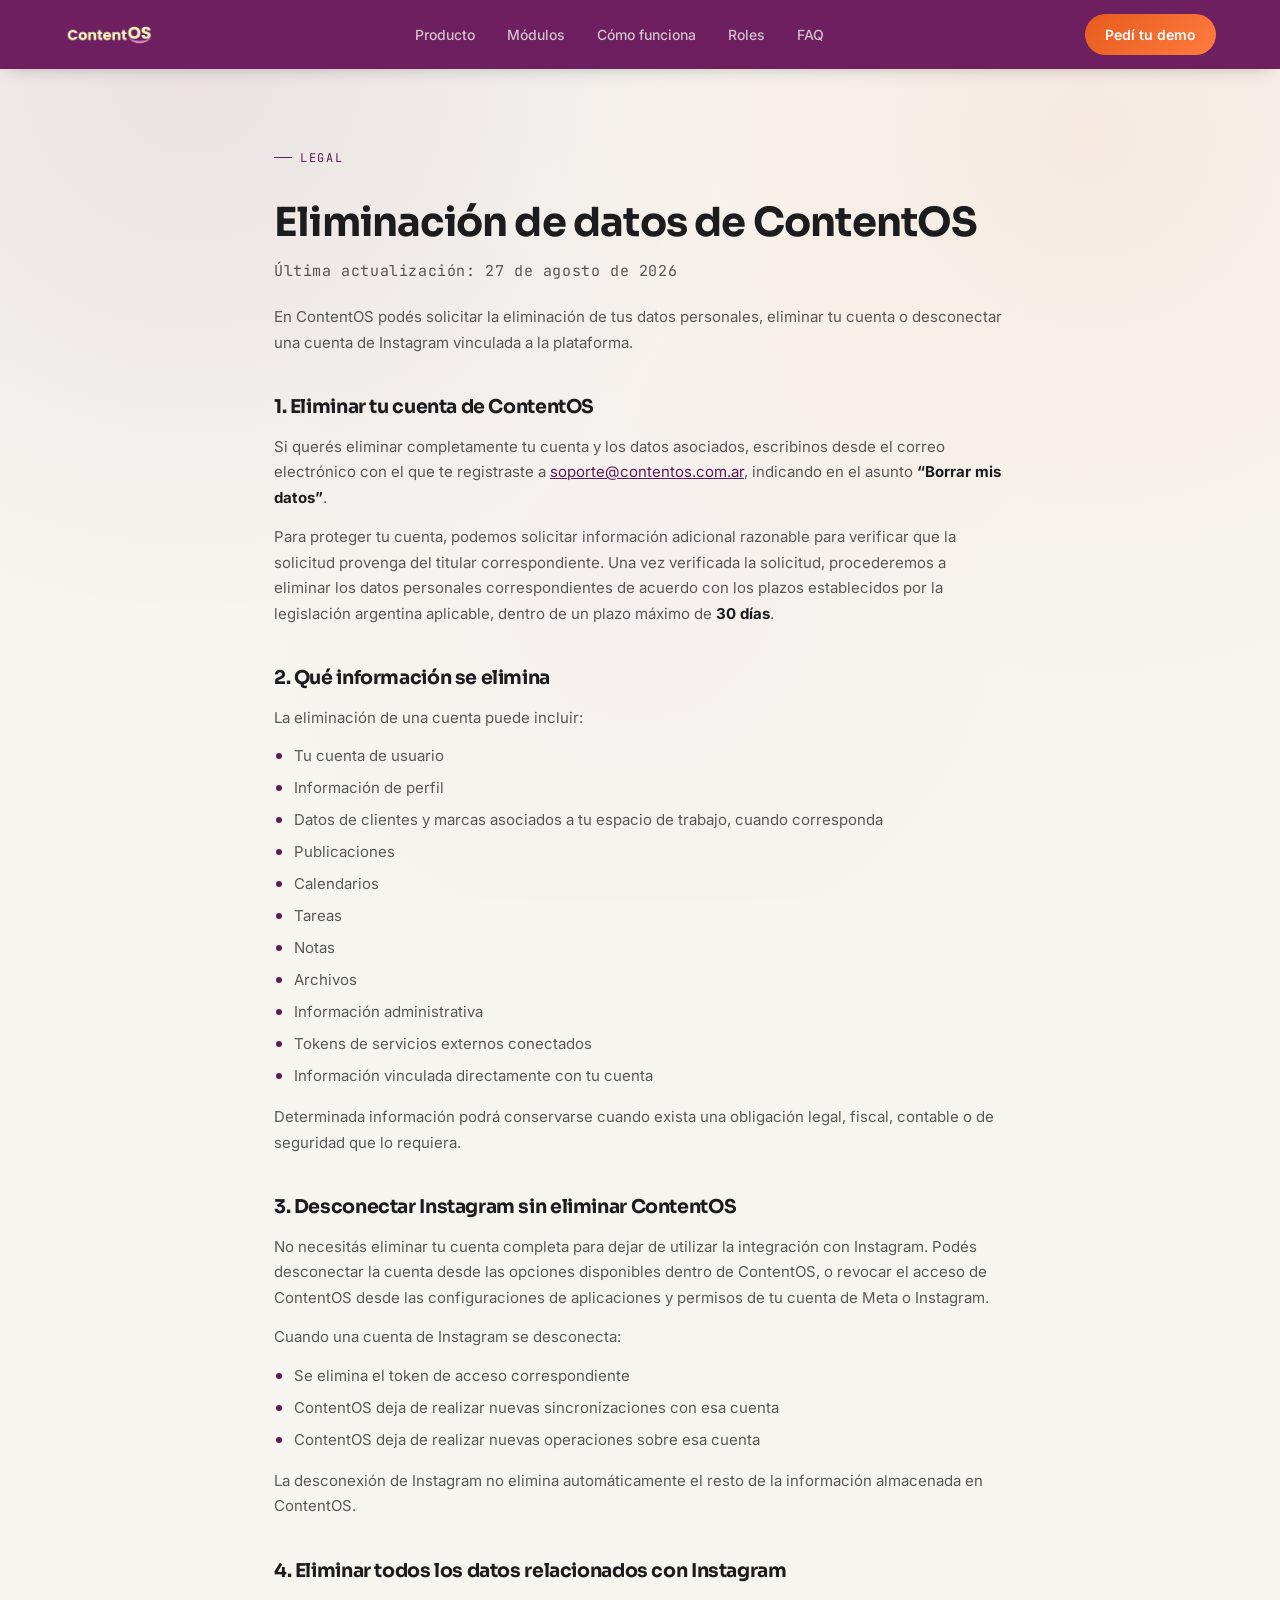
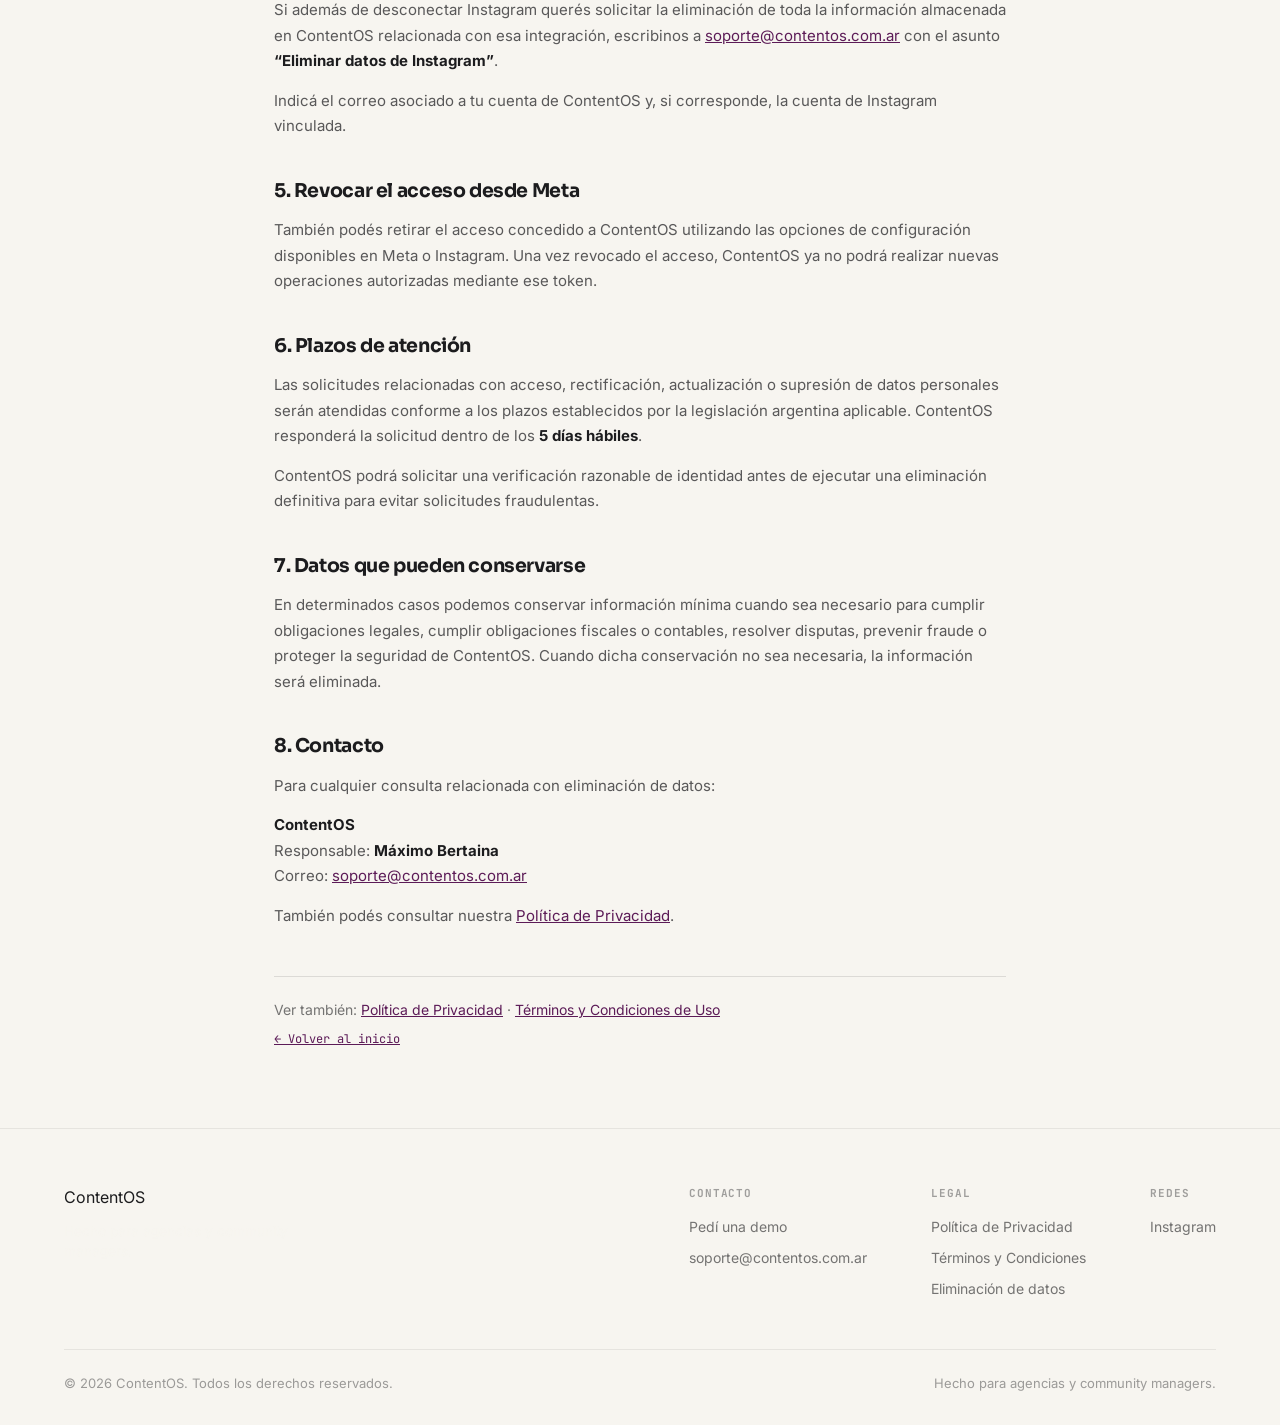
<file: eliminar-datos.html>
<!DOCTYPE html>
<html lang="es-AR">
<head>
<meta charset="UTF-8">
<meta name="viewport" content="width=device-width, initial-scale=1.0">
<title>Eliminación de datos — ContentOS</title>
<meta name="description" content="Cómo solicitar la eliminación de tu cuenta y tus datos en ContentOS, qué información se elimina y cómo desconectar una cuenta de Instagram.">
<link rel="canonical" href="https://contentos.com.ar/eliminar-datos.html">
<link rel="icon" type="image/x-icon" href="favicon/favicon.ico">
<link rel="icon" type="image/png" sizes="32x32" href="favicon/favicon-32x32.png">
<link rel="apple-touch-icon" sizes="180x180" href="favicon/apple-touch-icon.png">
<link rel="preconnect" href="https://fonts.googleapis.com">
<link rel="preconnect" href="https://fonts.gstatic.com" crossorigin>
<link href="https://fonts.googleapis.com/css2?family=Sora:wght@400;600;700;800&family=Inter:wght@400;500;600;700&family=JetBrains+Mono:wght@500&display=swap" rel="stylesheet">
<link rel="stylesheet" href="style.css?v=7">
</head>
<body>
<nav class="nav" id="nav">
  <div class="wrap nav-inner">
    <a href="index.html" class="logo"><img src="imagenes/logo-horizontal.png" alt="ContentOS" class="logo-img"></a>
    <div class="nav-links" id="navLinks">
      <a href="index.html#modulos">Producto</a>
      <a href="index.html#modulos-grid">Módulos</a>
      <a href="index.html#como-funciona">Cómo funciona</a>
      <a href="index.html#roles">Roles</a>
      <a href="index.html#faq">FAQ</a>
    </div>
    <a href="https://wa.me/5493534134593?text=Hola%2C%20quiero%20pedir%20una%20demo%20de%20ContentOS" class="nav-cta" target="_blank" rel="noopener">Pedí tu demo</a>
    <button class="nav-toggle" id="navToggle" aria-label="Abrir menú" aria-expanded="false"><span></span><span></span><span></span></button>
  </div>
</nav>

<main class="legal">
  <div class="wrap legal-wrap">
    <span class="eyebrow">Legal</span>
    <h1>Eliminación de datos de ContentOS</h1>
    <p class="legal-updated">Última actualización: 27 de agosto de 2026</p>

    <p class="legal-intro">En ContentOS podés solicitar la eliminación de tus datos personales, eliminar tu cuenta o desconectar una cuenta de Instagram vinculada a la plataforma.</p>

    <h2>1. Eliminar tu cuenta de ContentOS</h2>
    <p>Si querés eliminar completamente tu cuenta y los datos asociados, escribinos desde el correo electrónico con el que te registraste a <a href="mailto:soporte@contentos.com.ar?subject=Borrar%20mis%20datos">soporte@contentos.com.ar</a>, indicando en el asunto <strong>“Borrar mis datos”</strong>.</p>
    <p>Para proteger tu cuenta, podemos solicitar información adicional razonable para verificar que la solicitud provenga del titular correspondiente. Una vez verificada la solicitud, procederemos a eliminar los datos personales correspondientes de acuerdo con los plazos establecidos por la legislación argentina aplicable, dentro de un plazo máximo de <strong>30 días</strong>.</p>

    <h2>2. Qué información se elimina</h2>
    <p>La eliminación de una cuenta puede incluir:</p>
    <ul>
      <li>Tu cuenta de usuario</li>
      <li>Información de perfil</li>
      <li>Datos de clientes y marcas asociados a tu espacio de trabajo, cuando corresponda</li>
      <li>Publicaciones</li>
      <li>Calendarios</li>
      <li>Tareas</li>
      <li>Notas</li>
      <li>Archivos</li>
      <li>Información administrativa</li>
      <li>Tokens de servicios externos conectados</li>
      <li>Información vinculada directamente con tu cuenta</li>
    </ul>
    <p>Determinada información podrá conservarse cuando exista una obligación legal, fiscal, contable o de seguridad que lo requiera.</p>

    <h2>3. Desconectar Instagram sin eliminar ContentOS</h2>
    <p>No necesitás eliminar tu cuenta completa para dejar de utilizar la integración con Instagram. Podés desconectar la cuenta desde las opciones disponibles dentro de ContentOS, o revocar el acceso de ContentOS desde las configuraciones de aplicaciones y permisos de tu cuenta de Meta o Instagram.</p>
    <p>Cuando una cuenta de Instagram se desconecta:</p>
    <ul>
      <li>Se elimina el token de acceso correspondiente</li>
      <li>ContentOS deja de realizar nuevas sincronizaciones con esa cuenta</li>
      <li>ContentOS deja de realizar nuevas operaciones sobre esa cuenta</li>
    </ul>
    <p>La desconexión de Instagram no elimina automáticamente el resto de la información almacenada en ContentOS.</p>

    <h2>4. Eliminar todos los datos relacionados con Instagram</h2>
    <p>Si además de desconectar Instagram querés solicitar la eliminación de toda la información almacenada en ContentOS relacionada con esa integración, escribinos a <a href="mailto:soporte@contentos.com.ar?subject=Eliminar%20datos%20de%20Instagram">soporte@contentos.com.ar</a> con el asunto <strong>“Eliminar datos de Instagram”</strong>.</p>
    <p>Indicá el correo asociado a tu cuenta de ContentOS y, si corresponde, la cuenta de Instagram vinculada.</p>

    <h2>5. Revocar el acceso desde Meta</h2>
    <p>También podés retirar el acceso concedido a ContentOS utilizando las opciones de configuración disponibles en Meta o Instagram. Una vez revocado el acceso, ContentOS ya no podrá realizar nuevas operaciones autorizadas mediante ese token.</p>

    <h2>6. Plazos de atención</h2>
    <p>Las solicitudes relacionadas con acceso, rectificación, actualización o supresión de datos personales serán atendidas conforme a los plazos establecidos por la legislación argentina aplicable. ContentOS responderá la solicitud dentro de los <strong>5 días hábiles</strong>.</p>
    <p>ContentOS podrá solicitar una verificación razonable de identidad antes de ejecutar una eliminación definitiva para evitar solicitudes fraudulentas.</p>

    <h2>7. Datos que pueden conservarse</h2>
    <p>En determinados casos podemos conservar información mínima cuando sea necesario para cumplir obligaciones legales, cumplir obligaciones fiscales o contables, resolver disputas, prevenir fraude o proteger la seguridad de ContentOS. Cuando dicha conservación no sea necesaria, la información será eliminada.</p>

    <h2>8. Contacto</h2>
    <p>Para cualquier consulta relacionada con eliminación de datos:</p>
    <p><strong>ContentOS</strong><br>Responsable: <strong>Máximo Bertaina</strong><br>Correo: <a href="mailto:soporte@contentos.com.ar">soporte@contentos.com.ar</a></p>
    <p>También podés consultar nuestra <a href="privacidad.html">Política de Privacidad</a>.</p>

    <div class="legal-seealso">
      Ver también: <a href="privacidad.html">Política de Privacidad</a> · <a href="terminos.html">Términos y Condiciones de Uso</a><br>
      <a class="legal-back" href="index.html">← Volver al inicio</a>
    </div>
  </div>
</main>

<footer>
  <div class="wrap">
    <div class="footer-top">
      <div>
        <div class="logo"><span class="logo-dot"></span>ContentOS</div>
        <p style="margin-top:12px;font-size:13.5px;color:rgba(247,245,240,.5);max-width:260px;">Hecho para agencias y community managers.</p>
      </div>
      <div class="footer-cols">
        <div class="footer-col">
          <h5>Contacto</h5>
          <a href="https://wa.me/5493534134593?text=Hola%2C%20quiero%20pedir%20una%20demo%20de%20ContentOS" target="_blank" rel="noopener">Pedí una demo</a>
          <a href="mailto:soporte@contentos.com.ar">soporte@contentos.com.ar</a>
        </div>
        <div class="footer-col">
          <h5>Legal</h5>
          <a href="privacidad.html">Política de Privacidad</a>
          <a href="terminos.html">Términos y Condiciones</a>
          <a href="eliminar-datos.html">Eliminación de datos</a>
        </div>
        <div class="footer-col">
          <h5>Redes</h5>
          <a href="https://www.instagram.com/contentos_ar" target="_blank" rel="noopener">Instagram</a>
        </div>
      </div>
    </div>
    <div class="footer-bottom">
      <span>© 2026 ContentOS. Todos los derechos reservados.</span>
      <span>Hecho para agencias y community managers.</span>
    </div>
  </div>
</footer>

<script>
  var nav = document.getElementById('nav');
  window.addEventListener('scroll', function(){ nav.classList.toggle('scrolled', window.scrollY > 24); });
  var navToggle = document.getElementById('navToggle');
  var navLinks = document.getElementById('navLinks');
  if(navToggle && navLinks){
    navToggle.addEventListener('click', function(){
      var open = navLinks.classList.toggle('mobile-open');
      navToggle.classList.toggle('open', open);
      navToggle.setAttribute('aria-expanded', open);
    });
  }
</script>
</body>
</html>
</file>
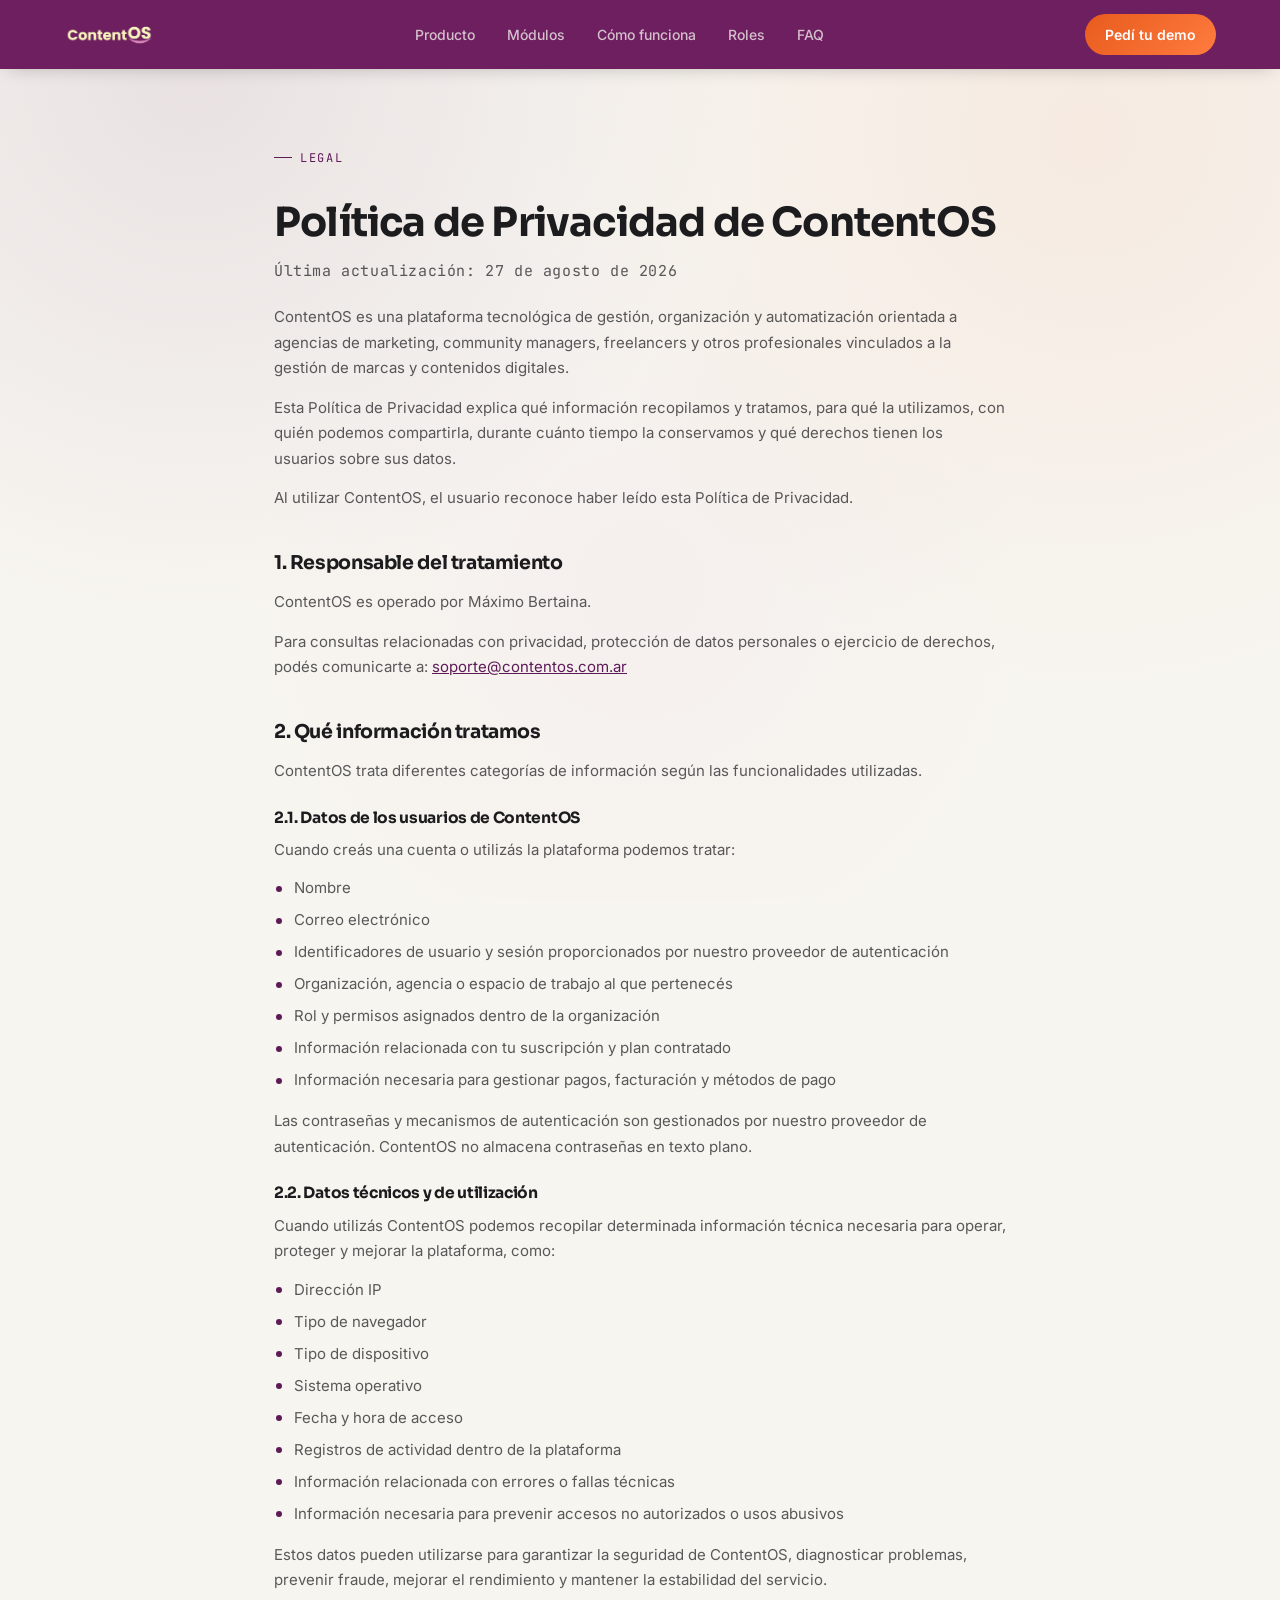
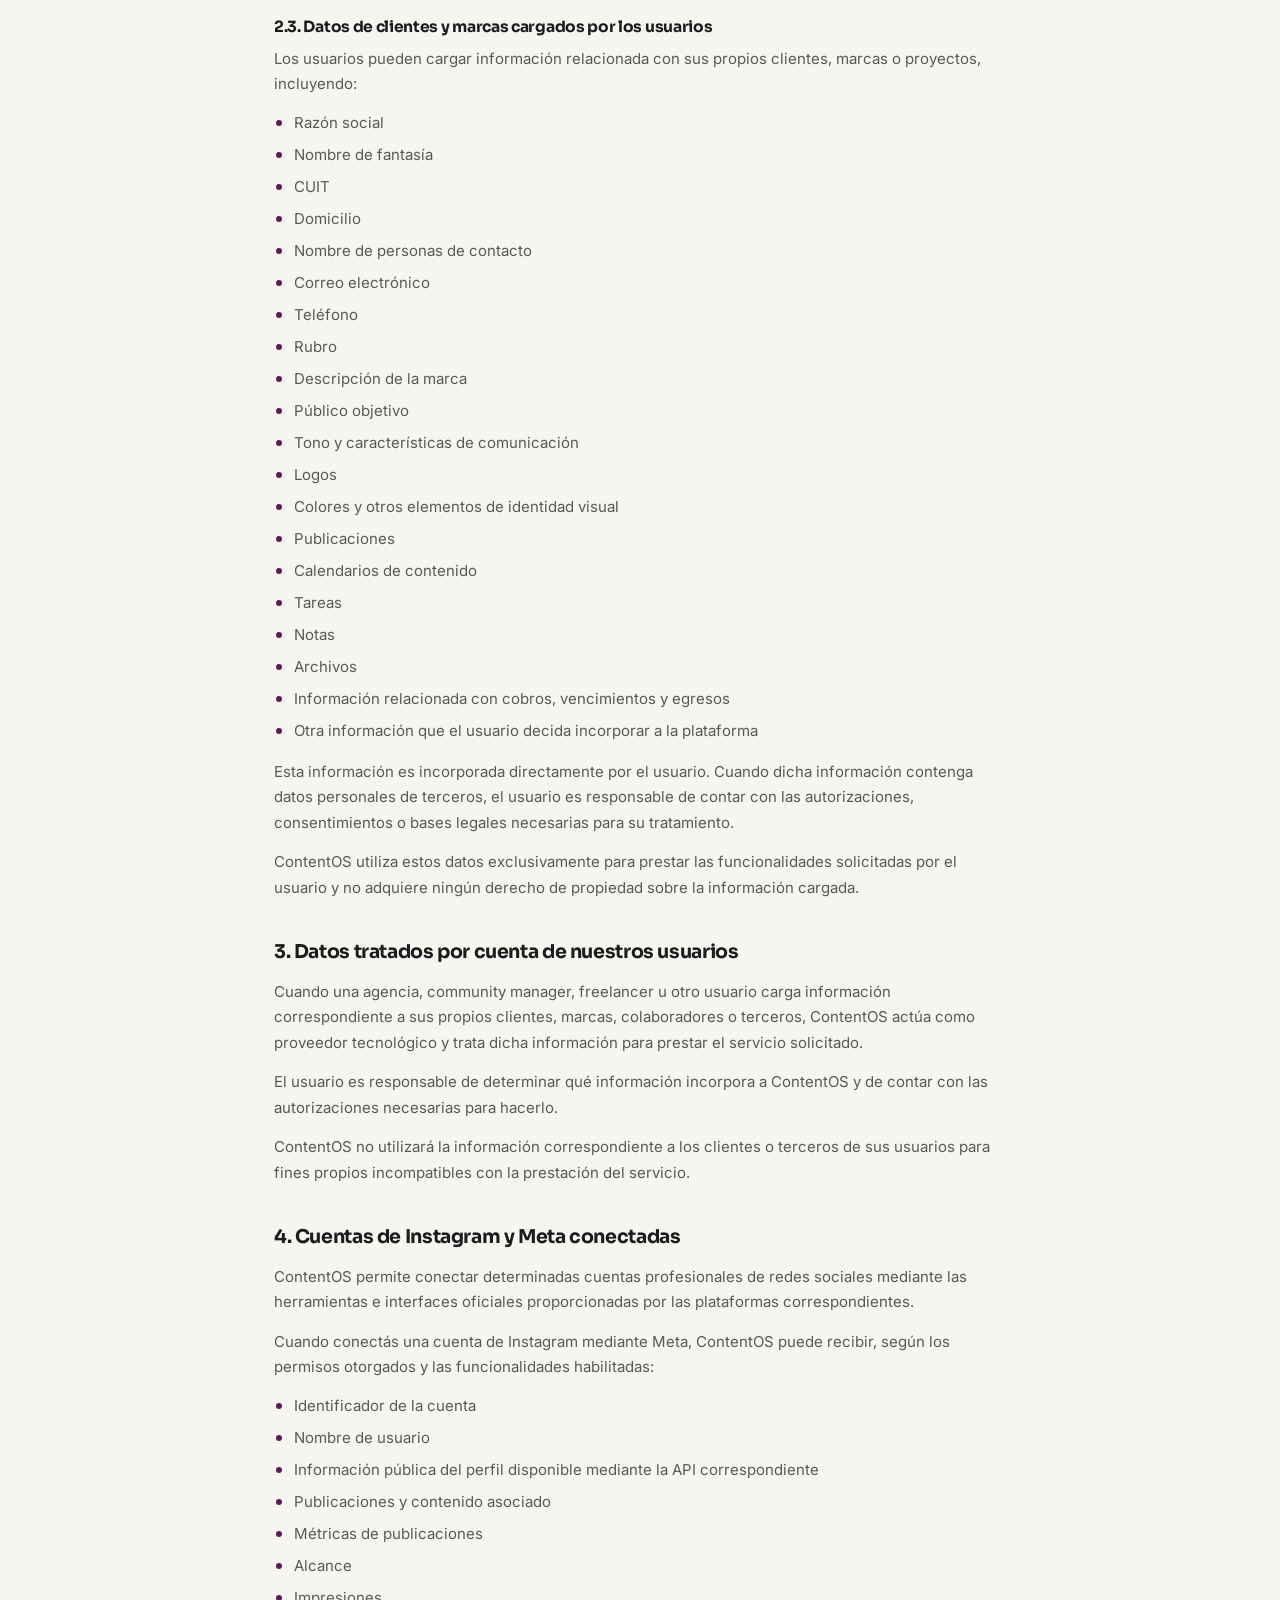
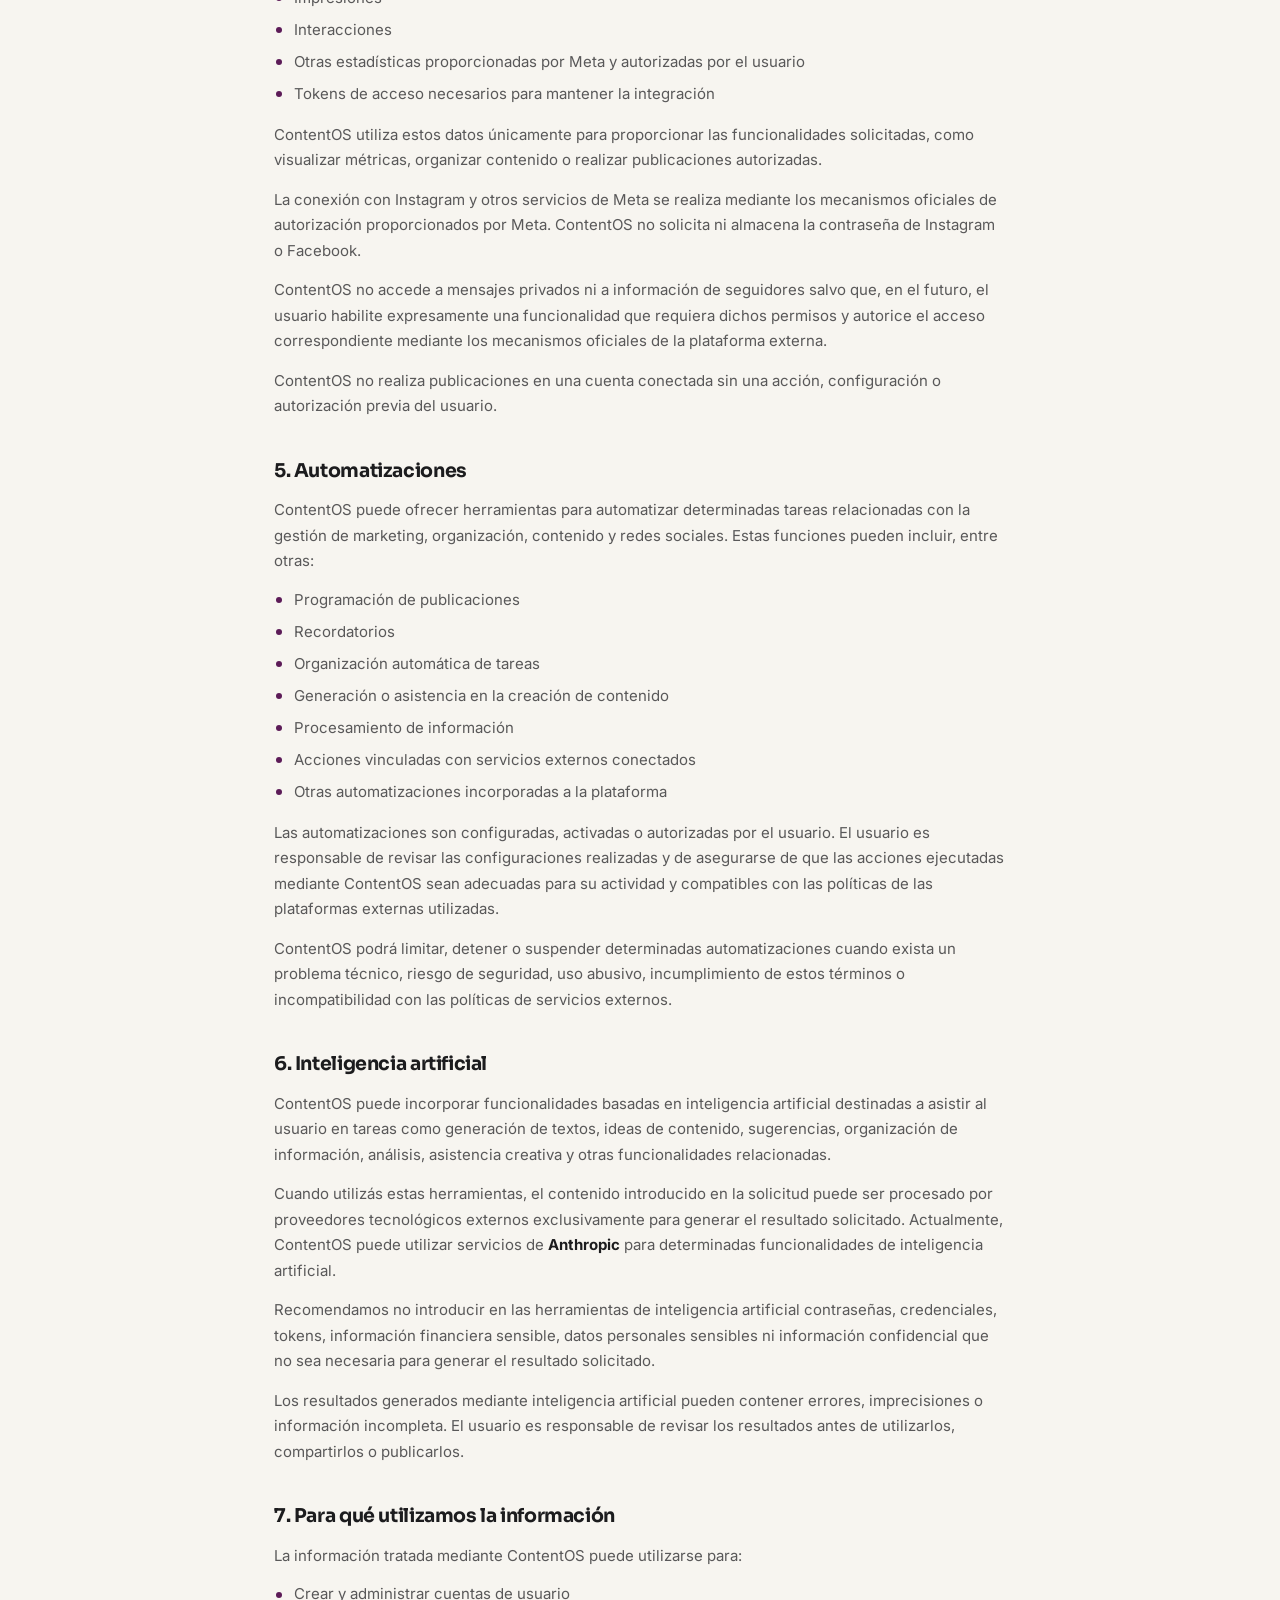
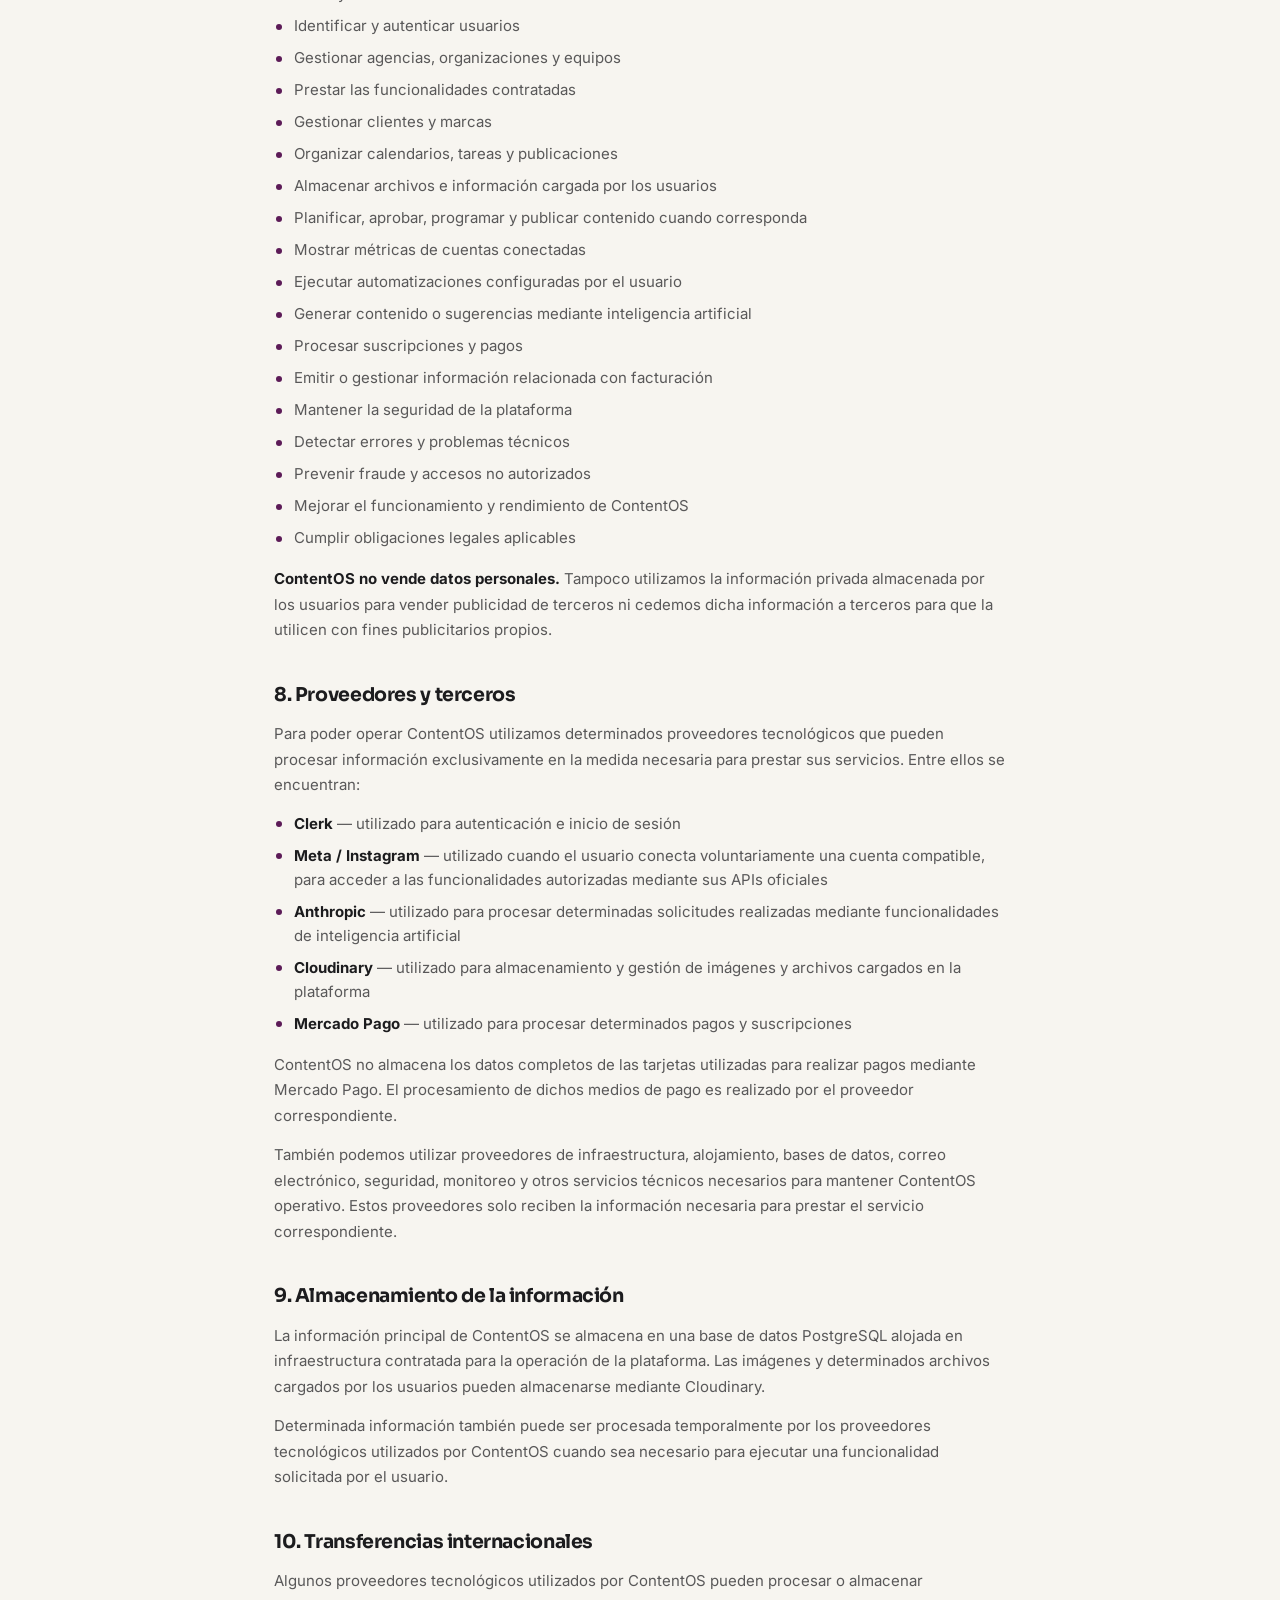
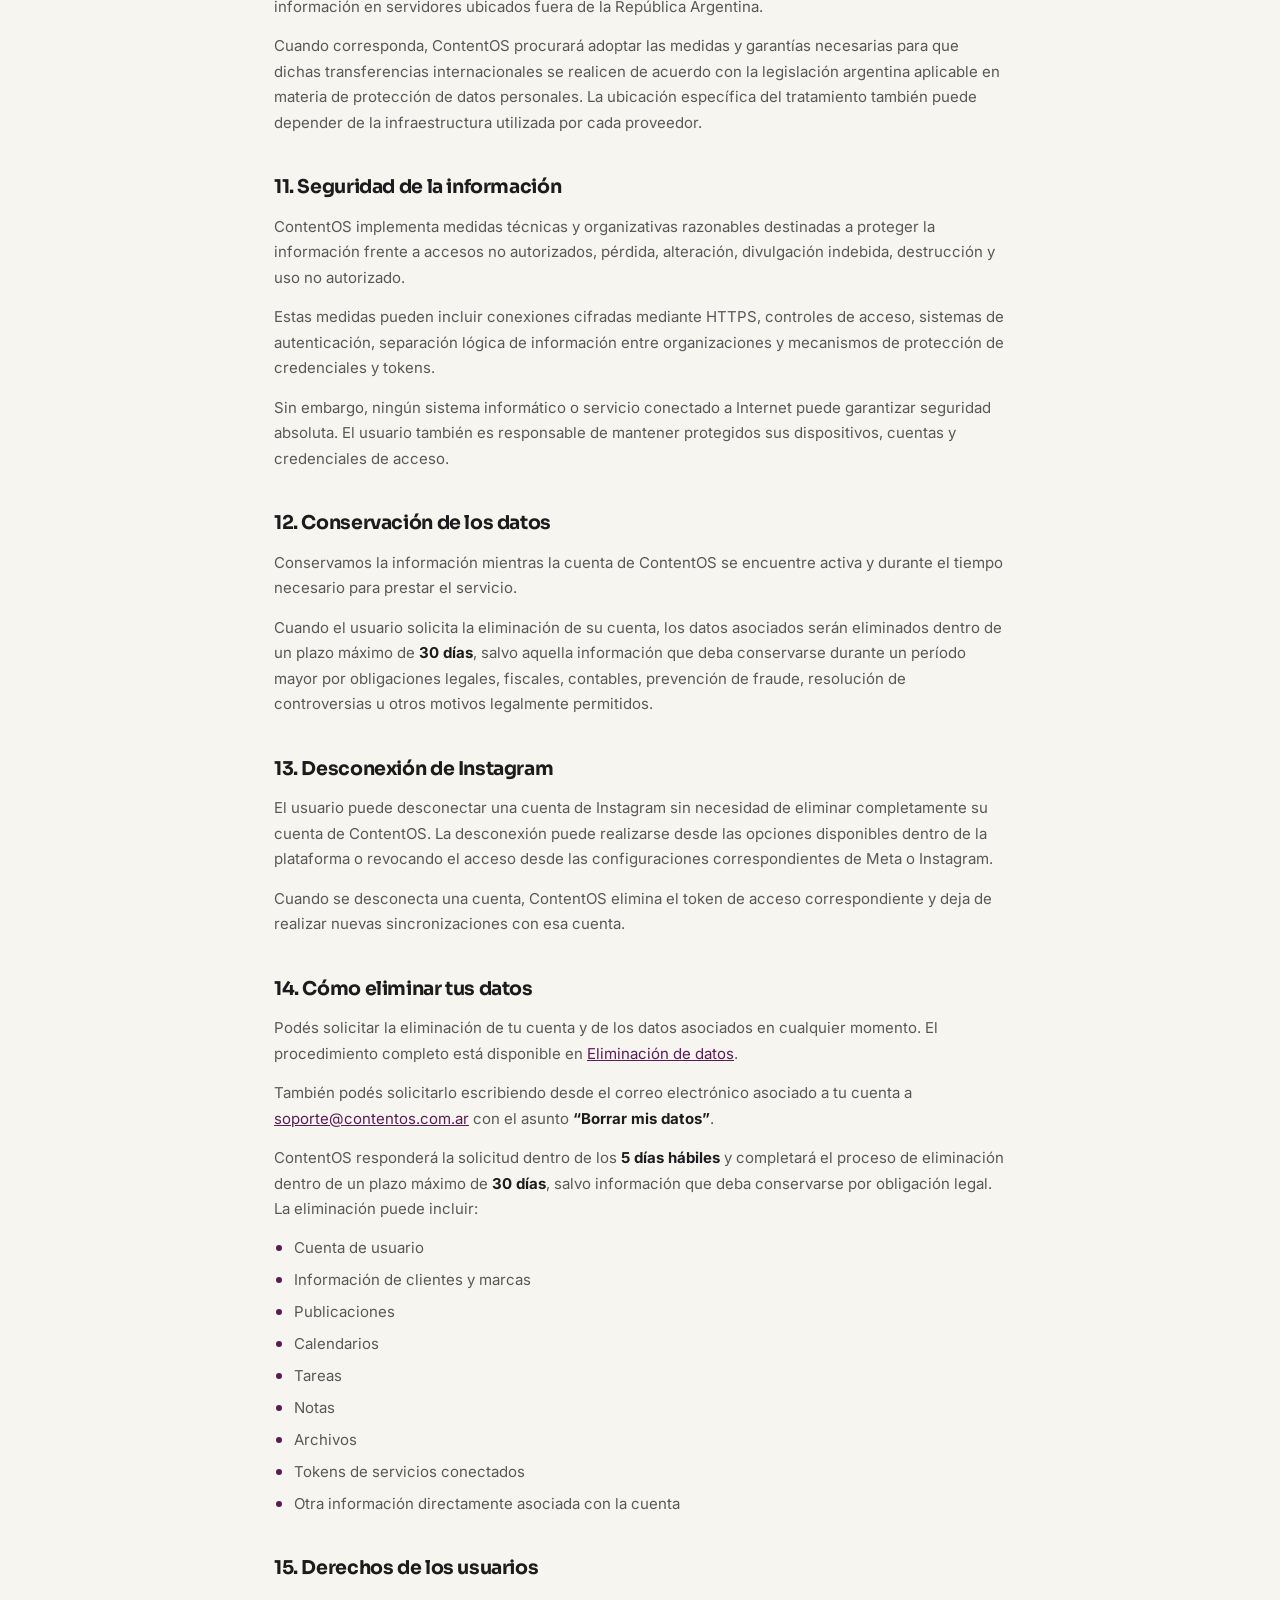
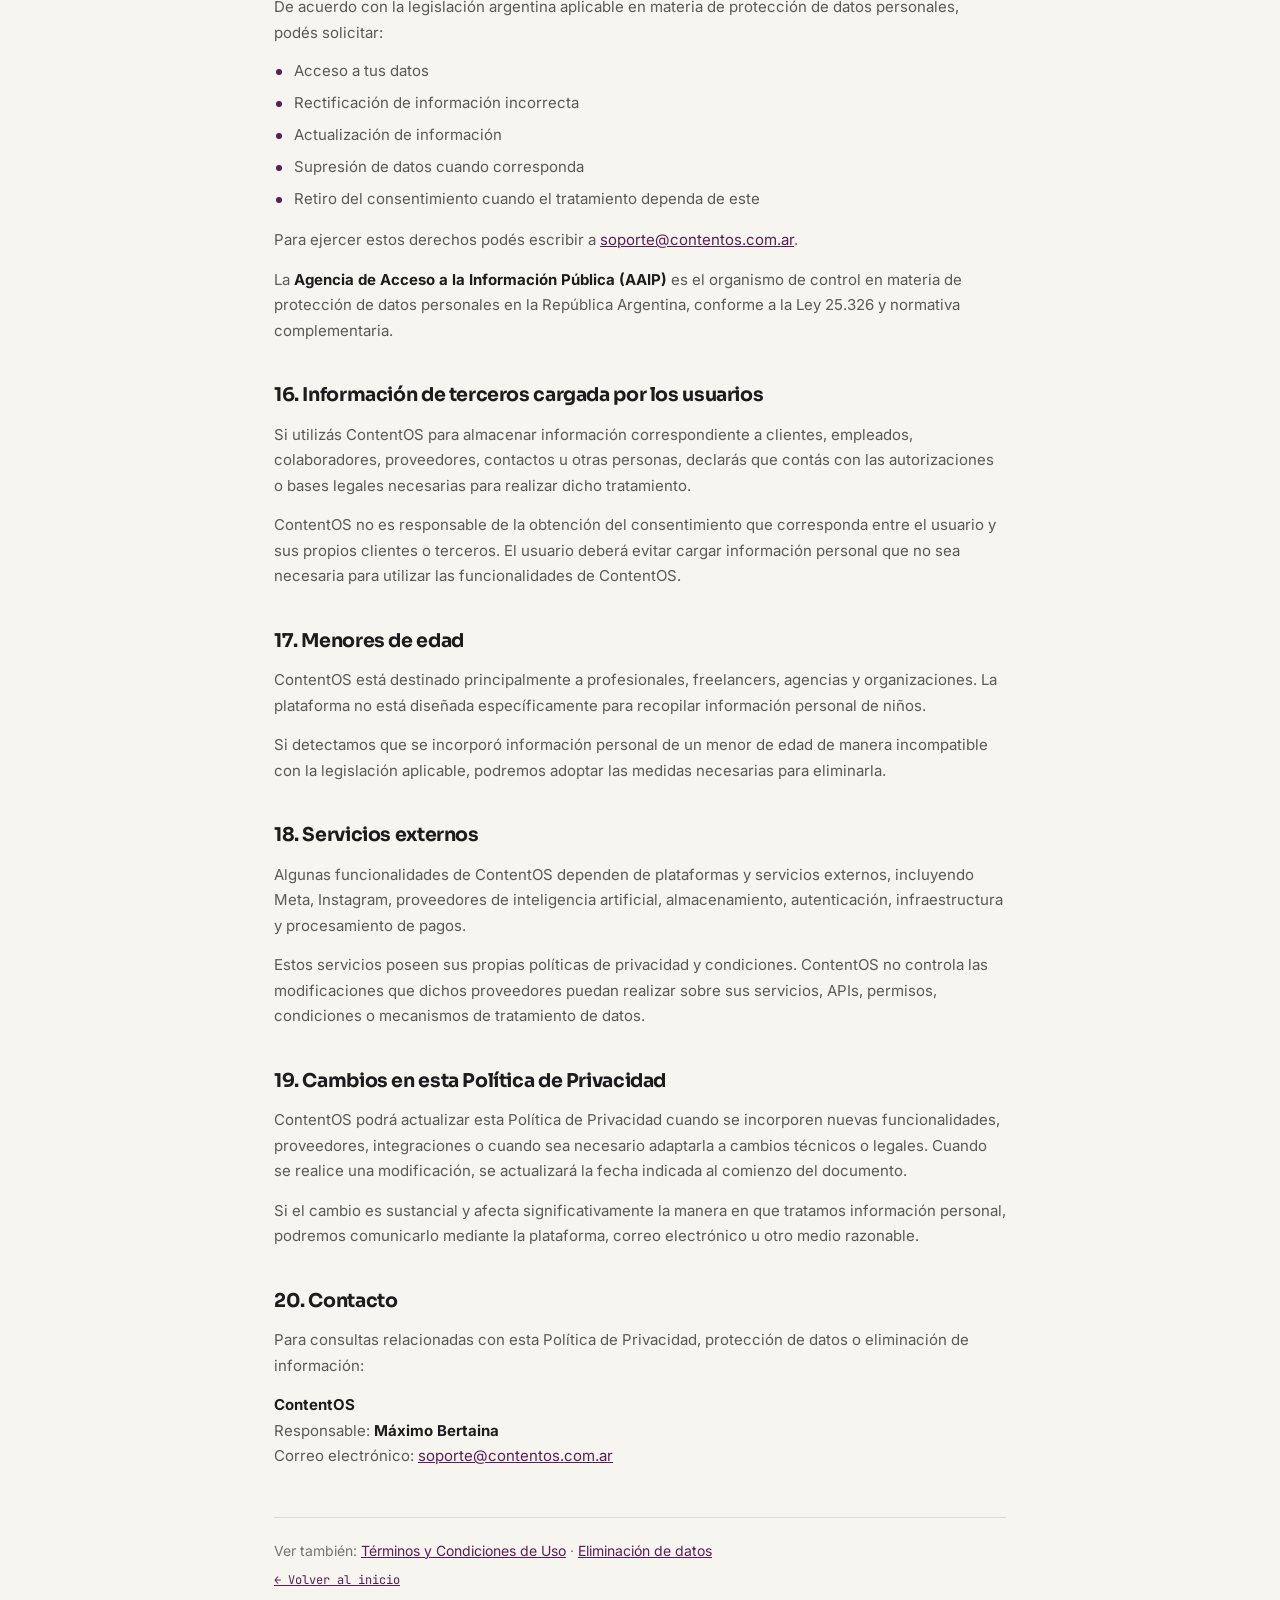
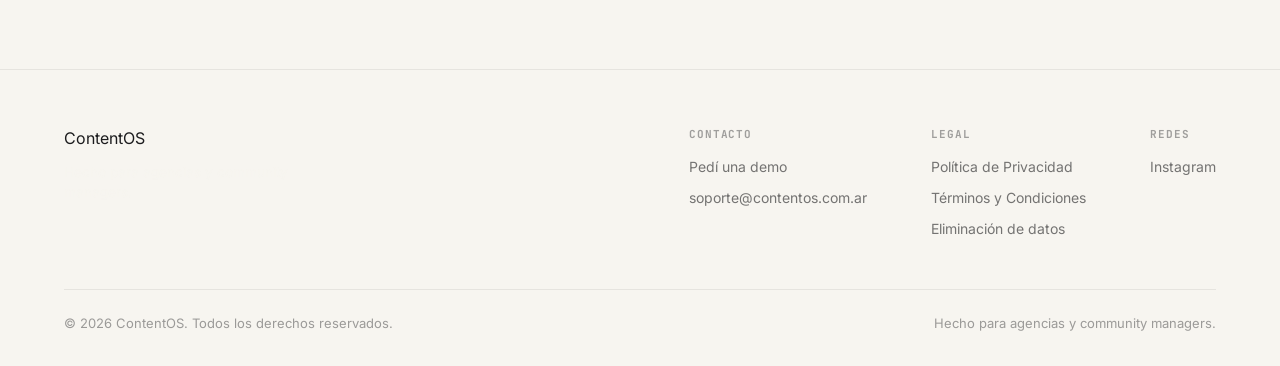
<file: privacidad.html>
<!DOCTYPE html>
<html lang="es-AR">
<head>
<meta charset="UTF-8">
<meta name="viewport" content="width=device-width, initial-scale=1.0">
<title>Política de Privacidad — ContentOS</title>
<meta name="description" content="Política de Privacidad de ContentOS: qué información tratamos, para qué la usamos, con quién la compartimos, cuánto la conservamos y qué derechos tenés sobre tus datos.">
<link rel="canonical" href="https://contentos.com.ar/privacidad.html">
<link rel="icon" type="image/x-icon" href="favicon/favicon.ico">
<link rel="icon" type="image/png" sizes="32x32" href="favicon/favicon-32x32.png">
<link rel="apple-touch-icon" sizes="180x180" href="favicon/apple-touch-icon.png">
<link rel="preconnect" href="https://fonts.googleapis.com">
<link rel="preconnect" href="https://fonts.gstatic.com" crossorigin>
<link href="https://fonts.googleapis.com/css2?family=Sora:wght@400;600;700;800&family=Inter:wght@400;500;600;700&family=JetBrains+Mono:wght@500&display=swap" rel="stylesheet">
<link rel="stylesheet" href="style.css?v=7">
</head>
<body>
<nav class="nav" id="nav">
  <div class="wrap nav-inner">
    <a href="index.html" class="logo"><img src="imagenes/logo-horizontal.png" alt="ContentOS" class="logo-img"></a>
    <div class="nav-links" id="navLinks">
      <a href="index.html#modulos">Producto</a>
      <a href="index.html#modulos-grid">Módulos</a>
      <a href="index.html#como-funciona">Cómo funciona</a>
      <a href="index.html#roles">Roles</a>
      <a href="index.html#faq">FAQ</a>
    </div>
    <a href="https://wa.me/5493534134593?text=Hola%2C%20quiero%20pedir%20una%20demo%20de%20ContentOS" class="nav-cta" target="_blank" rel="noopener">Pedí tu demo</a>
    <button class="nav-toggle" id="navToggle" aria-label="Abrir menú" aria-expanded="false"><span></span><span></span><span></span></button>
  </div>
</nav>

<main class="legal">
  <div class="wrap legal-wrap">
    <span class="eyebrow">Legal</span>
    <h1>Política de Privacidad de ContentOS</h1>
    <p class="legal-updated">Última actualización: 27 de agosto de 2026</p>

    <p class="legal-intro">ContentOS es una plataforma tecnológica de gestión, organización y automatización orientada a agencias de marketing, community managers, freelancers y otros profesionales vinculados a la gestión de marcas y contenidos digitales.</p>
    <p>Esta Política de Privacidad explica qué información recopilamos y tratamos, para qué la utilizamos, con quién podemos compartirla, durante cuánto tiempo la conservamos y qué derechos tienen los usuarios sobre sus datos.</p>
    <p>Al utilizar ContentOS, el usuario reconoce haber leído esta Política de Privacidad.</p>

    <h2>1. Responsable del tratamiento</h2>
    <p>ContentOS es operado por Máximo Bertaina.</p>
    <p>Para consultas relacionadas con privacidad, protección de datos personales o ejercicio de derechos, podés comunicarte a: <a href="mailto:soporte@contentos.com.ar">soporte@contentos.com.ar</a></p>

    <h2>2. Qué información tratamos</h2>
    <p>ContentOS trata diferentes categorías de información según las funcionalidades utilizadas.</p>

    <h3>2.1. Datos de los usuarios de ContentOS</h3>
    <p>Cuando creás una cuenta o utilizás la plataforma podemos tratar:</p>
    <ul>
      <li>Nombre</li>
      <li>Correo electrónico</li>
      <li>Identificadores de usuario y sesión proporcionados por nuestro proveedor de autenticación</li>
      <li>Organización, agencia o espacio de trabajo al que pertenecés</li>
      <li>Rol y permisos asignados dentro de la organización</li>
      <li>Información relacionada con tu suscripción y plan contratado</li>
      <li>Información necesaria para gestionar pagos, facturación y métodos de pago</li>
    </ul>
    <p>Las contraseñas y mecanismos de autenticación son gestionados por nuestro proveedor de autenticación. ContentOS no almacena contraseñas en texto plano.</p>

    <h3>2.2. Datos técnicos y de utilización</h3>
    <p>Cuando utilizás ContentOS podemos recopilar determinada información técnica necesaria para operar, proteger y mejorar la plataforma, como:</p>
    <ul>
      <li>Dirección IP</li>
      <li>Tipo de navegador</li>
      <li>Tipo de dispositivo</li>
      <li>Sistema operativo</li>
      <li>Fecha y hora de acceso</li>
      <li>Registros de actividad dentro de la plataforma</li>
      <li>Información relacionada con errores o fallas técnicas</li>
      <li>Información necesaria para prevenir accesos no autorizados o usos abusivos</li>
    </ul>
    <p>Estos datos pueden utilizarse para garantizar la seguridad de ContentOS, diagnosticar problemas, prevenir fraude, mejorar el rendimiento y mantener la estabilidad del servicio.</p>

    <h3>2.3. Datos de clientes y marcas cargados por los usuarios</h3>
    <p>Los usuarios pueden cargar información relacionada con sus propios clientes, marcas o proyectos, incluyendo:</p>
    <ul>
      <li>Razón social</li>
      <li>Nombre de fantasía</li>
      <li>CUIT</li>
      <li>Domicilio</li>
      <li>Nombre de personas de contacto</li>
      <li>Correo electrónico</li>
      <li>Teléfono</li>
      <li>Rubro</li>
      <li>Descripción de la marca</li>
      <li>Público objetivo</li>
      <li>Tono y características de comunicación</li>
      <li>Logos</li>
      <li>Colores y otros elementos de identidad visual</li>
      <li>Publicaciones</li>
      <li>Calendarios de contenido</li>
      <li>Tareas</li>
      <li>Notas</li>
      <li>Archivos</li>
      <li>Información relacionada con cobros, vencimientos y egresos</li>
      <li>Otra información que el usuario decida incorporar a la plataforma</li>
    </ul>
    <p>Esta información es incorporada directamente por el usuario. Cuando dicha información contenga datos personales de terceros, el usuario es responsable de contar con las autorizaciones, consentimientos o bases legales necesarias para su tratamiento.</p>
    <p>ContentOS utiliza estos datos exclusivamente para prestar las funcionalidades solicitadas por el usuario y no adquiere ningún derecho de propiedad sobre la información cargada.</p>

    <h2>3. Datos tratados por cuenta de nuestros usuarios</h2>
    <p>Cuando una agencia, community manager, freelancer u otro usuario carga información correspondiente a sus propios clientes, marcas, colaboradores o terceros, ContentOS actúa como proveedor tecnológico y trata dicha información para prestar el servicio solicitado.</p>
    <p>El usuario es responsable de determinar qué información incorpora a ContentOS y de contar con las autorizaciones necesarias para hacerlo.</p>
    <p>ContentOS no utilizará la información correspondiente a los clientes o terceros de sus usuarios para fines propios incompatibles con la prestación del servicio.</p>

    <h2>4. Cuentas de Instagram y Meta conectadas</h2>
    <p>ContentOS permite conectar determinadas cuentas profesionales de redes sociales mediante las herramientas e interfaces oficiales proporcionadas por las plataformas correspondientes.</p>
    <p>Cuando conectás una cuenta de Instagram mediante Meta, ContentOS puede recibir, según los permisos otorgados y las funcionalidades habilitadas:</p>
    <ul>
      <li>Identificador de la cuenta</li>
      <li>Nombre de usuario</li>
      <li>Información pública del perfil disponible mediante la API correspondiente</li>
      <li>Publicaciones y contenido asociado</li>
      <li>Métricas de publicaciones</li>
      <li>Alcance</li>
      <li>Impresiones</li>
      <li>Interacciones</li>
      <li>Otras estadísticas proporcionadas por Meta y autorizadas por el usuario</li>
      <li>Tokens de acceso necesarios para mantener la integración</li>
    </ul>
    <p>ContentOS utiliza estos datos únicamente para proporcionar las funcionalidades solicitadas, como visualizar métricas, organizar contenido o realizar publicaciones autorizadas.</p>
    <p>La conexión con Instagram y otros servicios de Meta se realiza mediante los mecanismos oficiales de autorización proporcionados por Meta. ContentOS no solicita ni almacena la contraseña de Instagram o Facebook.</p>
    <p>ContentOS no accede a mensajes privados ni a información de seguidores salvo que, en el futuro, el usuario habilite expresamente una funcionalidad que requiera dichos permisos y autorice el acceso correspondiente mediante los mecanismos oficiales de la plataforma externa.</p>
    <p>ContentOS no realiza publicaciones en una cuenta conectada sin una acción, configuración o autorización previa del usuario.</p>

    <h2>5. Automatizaciones</h2>
    <p>ContentOS puede ofrecer herramientas para automatizar determinadas tareas relacionadas con la gestión de marketing, organización, contenido y redes sociales. Estas funciones pueden incluir, entre otras:</p>
    <ul>
      <li>Programación de publicaciones</li>
      <li>Recordatorios</li>
      <li>Organización automática de tareas</li>
      <li>Generación o asistencia en la creación de contenido</li>
      <li>Procesamiento de información</li>
      <li>Acciones vinculadas con servicios externos conectados</li>
      <li>Otras automatizaciones incorporadas a la plataforma</li>
    </ul>
    <p>Las automatizaciones son configuradas, activadas o autorizadas por el usuario. El usuario es responsable de revisar las configuraciones realizadas y de asegurarse de que las acciones ejecutadas mediante ContentOS sean adecuadas para su actividad y compatibles con las políticas de las plataformas externas utilizadas.</p>
    <p>ContentOS podrá limitar, detener o suspender determinadas automatizaciones cuando exista un problema técnico, riesgo de seguridad, uso abusivo, incumplimiento de estos términos o incompatibilidad con las políticas de servicios externos.</p>

    <h2>6. Inteligencia artificial</h2>
    <p>ContentOS puede incorporar funcionalidades basadas en inteligencia artificial destinadas a asistir al usuario en tareas como generación de textos, ideas de contenido, sugerencias, organización de información, análisis, asistencia creativa y otras funcionalidades relacionadas.</p>
    <p>Cuando utilizás estas herramientas, el contenido introducido en la solicitud puede ser procesado por proveedores tecnológicos externos exclusivamente para generar el resultado solicitado. Actualmente, ContentOS puede utilizar servicios de <strong>Anthropic</strong> para determinadas funcionalidades de inteligencia artificial.</p>
    <p>Recomendamos no introducir en las herramientas de inteligencia artificial contraseñas, credenciales, tokens, información financiera sensible, datos personales sensibles ni información confidencial que no sea necesaria para generar el resultado solicitado.</p>
    <p>Los resultados generados mediante inteligencia artificial pueden contener errores, imprecisiones o información incompleta. El usuario es responsable de revisar los resultados antes de utilizarlos, compartirlos o publicarlos.</p>

    <h2>7. Para qué utilizamos la información</h2>
    <p>La información tratada mediante ContentOS puede utilizarse para:</p>
    <ul>
      <li>Crear y administrar cuentas de usuario</li>
      <li>Identificar y autenticar usuarios</li>
      <li>Gestionar agencias, organizaciones y equipos</li>
      <li>Prestar las funcionalidades contratadas</li>
      <li>Gestionar clientes y marcas</li>
      <li>Organizar calendarios, tareas y publicaciones</li>
      <li>Almacenar archivos e información cargada por los usuarios</li>
      <li>Planificar, aprobar, programar y publicar contenido cuando corresponda</li>
      <li>Mostrar métricas de cuentas conectadas</li>
      <li>Ejecutar automatizaciones configuradas por el usuario</li>
      <li>Generar contenido o sugerencias mediante inteligencia artificial</li>
      <li>Procesar suscripciones y pagos</li>
      <li>Emitir o gestionar información relacionada con facturación</li>
      <li>Mantener la seguridad de la plataforma</li>
      <li>Detectar errores y problemas técnicos</li>
      <li>Prevenir fraude y accesos no autorizados</li>
      <li>Mejorar el funcionamiento y rendimiento de ContentOS</li>
      <li>Cumplir obligaciones legales aplicables</li>
    </ul>
    <p><strong>ContentOS no vende datos personales.</strong> Tampoco utilizamos la información privada almacenada por los usuarios para vender publicidad de terceros ni cedemos dicha información a terceros para que la utilicen con fines publicitarios propios.</p>

    <h2>8. Proveedores y terceros</h2>
    <p>Para poder operar ContentOS utilizamos determinados proveedores tecnológicos que pueden procesar información exclusivamente en la medida necesaria para prestar sus servicios. Entre ellos se encuentran:</p>
    <ul>
      <li><strong>Clerk</strong> — utilizado para autenticación e inicio de sesión</li>
      <li><strong>Meta / Instagram</strong> — utilizado cuando el usuario conecta voluntariamente una cuenta compatible, para acceder a las funcionalidades autorizadas mediante sus APIs oficiales</li>
      <li><strong>Anthropic</strong> — utilizado para procesar determinadas solicitudes realizadas mediante funcionalidades de inteligencia artificial</li>
      <li><strong>Cloudinary</strong> — utilizado para almacenamiento y gestión de imágenes y archivos cargados en la plataforma</li>
      <li><strong>Mercado Pago</strong> — utilizado para procesar determinados pagos y suscripciones</li>
    </ul>
    <p>ContentOS no almacena los datos completos de las tarjetas utilizadas para realizar pagos mediante Mercado Pago. El procesamiento de dichos medios de pago es realizado por el proveedor correspondiente.</p>
    <p>También podemos utilizar proveedores de infraestructura, alojamiento, bases de datos, correo electrónico, seguridad, monitoreo y otros servicios técnicos necesarios para mantener ContentOS operativo. Estos proveedores solo reciben la información necesaria para prestar el servicio correspondiente.</p>

    <h2>9. Almacenamiento de la información</h2>
    <p>La información principal de ContentOS se almacena en una base de datos PostgreSQL alojada en infraestructura contratada para la operación de la plataforma. Las imágenes y determinados archivos cargados por los usuarios pueden almacenarse mediante Cloudinary.</p>
    <p>Determinada información también puede ser procesada temporalmente por los proveedores tecnológicos utilizados por ContentOS cuando sea necesario para ejecutar una funcionalidad solicitada por el usuario.</p>

    <h2>10. Transferencias internacionales</h2>
    <p>Algunos proveedores tecnológicos utilizados por ContentOS pueden procesar o almacenar información en servidores ubicados fuera de la República Argentina.</p>
    <p>Cuando corresponda, ContentOS procurará adoptar las medidas y garantías necesarias para que dichas transferencias internacionales se realicen de acuerdo con la legislación argentina aplicable en materia de protección de datos personales. La ubicación específica del tratamiento también puede depender de la infraestructura utilizada por cada proveedor.</p>

    <h2>11. Seguridad de la información</h2>
    <p>ContentOS implementa medidas técnicas y organizativas razonables destinadas a proteger la información frente a accesos no autorizados, pérdida, alteración, divulgación indebida, destrucción y uso no autorizado.</p>
    <p>Estas medidas pueden incluir conexiones cifradas mediante HTTPS, controles de acceso, sistemas de autenticación, separación lógica de información entre organizaciones y mecanismos de protección de credenciales y tokens.</p>
    <p>Sin embargo, ningún sistema informático o servicio conectado a Internet puede garantizar seguridad absoluta. El usuario también es responsable de mantener protegidos sus dispositivos, cuentas y credenciales de acceso.</p>

    <h2>12. Conservación de los datos</h2>
    <p>Conservamos la información mientras la cuenta de ContentOS se encuentre activa y durante el tiempo necesario para prestar el servicio.</p>
    <p>Cuando el usuario solicita la eliminación de su cuenta, los datos asociados serán eliminados dentro de un plazo máximo de <strong>30 días</strong>, salvo aquella información que deba conservarse durante un período mayor por obligaciones legales, fiscales, contables, prevención de fraude, resolución de controversias u otros motivos legalmente permitidos.</p>

    <h2>13. Desconexión de Instagram</h2>
    <p>El usuario puede desconectar una cuenta de Instagram sin necesidad de eliminar completamente su cuenta de ContentOS. La desconexión puede realizarse desde las opciones disponibles dentro de la plataforma o revocando el acceso desde las configuraciones correspondientes de Meta o Instagram.</p>
    <p>Cuando se desconecta una cuenta, ContentOS elimina el token de acceso correspondiente y deja de realizar nuevas sincronizaciones con esa cuenta.</p>

    <h2>14. Cómo eliminar tus datos</h2>
    <p>Podés solicitar la eliminación de tu cuenta y de los datos asociados en cualquier momento. El procedimiento completo está disponible en <a href="eliminar-datos.html">Eliminación de datos</a>.</p>
    <p>También podés solicitarlo escribiendo desde el correo electrónico asociado a tu cuenta a <a href="mailto:soporte@contentos.com.ar?subject=Borrar%20mis%20datos">soporte@contentos.com.ar</a> con el asunto <strong>“Borrar mis datos”</strong>.</p>
    <p>ContentOS responderá la solicitud dentro de los <strong>5 días hábiles</strong> y completará el proceso de eliminación dentro de un plazo máximo de <strong>30 días</strong>, salvo información que deba conservarse por obligación legal. La eliminación puede incluir:</p>
    <ul>
      <li>Cuenta de usuario</li>
      <li>Información de clientes y marcas</li>
      <li>Publicaciones</li>
      <li>Calendarios</li>
      <li>Tareas</li>
      <li>Notas</li>
      <li>Archivos</li>
      <li>Tokens de servicios conectados</li>
      <li>Otra información directamente asociada con la cuenta</li>
    </ul>

    <h2>15. Derechos de los usuarios</h2>
    <p>De acuerdo con la legislación argentina aplicable en materia de protección de datos personales, podés solicitar:</p>
    <ul>
      <li>Acceso a tus datos</li>
      <li>Rectificación de información incorrecta</li>
      <li>Actualización de información</li>
      <li>Supresión de datos cuando corresponda</li>
      <li>Retiro del consentimiento cuando el tratamiento dependa de este</li>
    </ul>
    <p>Para ejercer estos derechos podés escribir a <a href="mailto:soporte@contentos.com.ar">soporte@contentos.com.ar</a>.</p>
    <p>La <strong>Agencia de Acceso a la Información Pública (AAIP)</strong> es el organismo de control en materia de protección de datos personales en la República Argentina, conforme a la Ley 25.326 y normativa complementaria.</p>

    <h2>16. Información de terceros cargada por los usuarios</h2>
    <p>Si utilizás ContentOS para almacenar información correspondiente a clientes, empleados, colaboradores, proveedores, contactos u otras personas, declarás que contás con las autorizaciones o bases legales necesarias para realizar dicho tratamiento.</p>
    <p>ContentOS no es responsable de la obtención del consentimiento que corresponda entre el usuario y sus propios clientes o terceros. El usuario deberá evitar cargar información personal que no sea necesaria para utilizar las funcionalidades de ContentOS.</p>

    <h2>17. Menores de edad</h2>
    <p>ContentOS está destinado principalmente a profesionales, freelancers, agencias y organizaciones. La plataforma no está diseñada específicamente para recopilar información personal de niños.</p>
    <p>Si detectamos que se incorporó información personal de un menor de edad de manera incompatible con la legislación aplicable, podremos adoptar las medidas necesarias para eliminarla.</p>

    <h2>18. Servicios externos</h2>
    <p>Algunas funcionalidades de ContentOS dependen de plataformas y servicios externos, incluyendo Meta, Instagram, proveedores de inteligencia artificial, almacenamiento, autenticación, infraestructura y procesamiento de pagos.</p>
    <p>Estos servicios poseen sus propias políticas de privacidad y condiciones. ContentOS no controla las modificaciones que dichos proveedores puedan realizar sobre sus servicios, APIs, permisos, condiciones o mecanismos de tratamiento de datos.</p>

    <h2>19. Cambios en esta Política de Privacidad</h2>
    <p>ContentOS podrá actualizar esta Política de Privacidad cuando se incorporen nuevas funcionalidades, proveedores, integraciones o cuando sea necesario adaptarla a cambios técnicos o legales. Cuando se realice una modificación, se actualizará la fecha indicada al comienzo del documento.</p>
    <p>Si el cambio es sustancial y afecta significativamente la manera en que tratamos información personal, podremos comunicarlo mediante la plataforma, correo electrónico u otro medio razonable.</p>

    <h2>20. Contacto</h2>
    <p>Para consultas relacionadas con esta Política de Privacidad, protección de datos o eliminación de información:</p>
    <p><strong>ContentOS</strong><br>Responsable: <strong>Máximo Bertaina</strong><br>Correo electrónico: <a href="mailto:soporte@contentos.com.ar">soporte@contentos.com.ar</a></p>

    <div class="legal-seealso">
      Ver también: <a href="terminos.html">Términos y Condiciones de Uso</a> · <a href="eliminar-datos.html">Eliminación de datos</a><br>
      <a class="legal-back" href="index.html">← Volver al inicio</a>
    </div>
  </div>
</main>

<footer>
  <div class="wrap">
    <div class="footer-top">
      <div>
        <div class="logo"><span class="logo-dot"></span>ContentOS</div>
        <p style="margin-top:12px;font-size:13.5px;color:rgba(247,245,240,.5);max-width:260px;">Hecho para agencias y community managers.</p>
      </div>
      <div class="footer-cols">
        <div class="footer-col">
          <h5>Contacto</h5>
          <a href="https://wa.me/5493534134593?text=Hola%2C%20quiero%20pedir%20una%20demo%20de%20ContentOS" target="_blank" rel="noopener">Pedí una demo</a>
          <a href="mailto:soporte@contentos.com.ar">soporte@contentos.com.ar</a>
        </div>
        <div class="footer-col">
          <h5>Legal</h5>
          <a href="privacidad.html">Política de Privacidad</a>
          <a href="terminos.html">Términos y Condiciones</a>
          <a href="eliminar-datos.html">Eliminación de datos</a>
        </div>
        <div class="footer-col">
          <h5>Redes</h5>
          <a href="https://www.instagram.com/contentos_ar" target="_blank" rel="noopener">Instagram</a>
        </div>
      </div>
    </div>
    <div class="footer-bottom">
      <span>© 2026 ContentOS. Todos los derechos reservados.</span>
      <span>Hecho para agencias y community managers.</span>
    </div>
  </div>
</footer>

<script>
  var nav = document.getElementById('nav');
  window.addEventListener('scroll', function(){ nav.classList.toggle('scrolled', window.scrollY > 24); });
  var navToggle = document.getElementById('navToggle');
  var navLinks = document.getElementById('navLinks');
  if(navToggle && navLinks){
    navToggle.addEventListener('click', function(){
      var open = navLinks.classList.toggle('mobile-open');
      navToggle.classList.toggle('open', open);
      navToggle.setAttribute('aria-expanded', open);
    });
  }
</script>
</body>
</html>
</file>
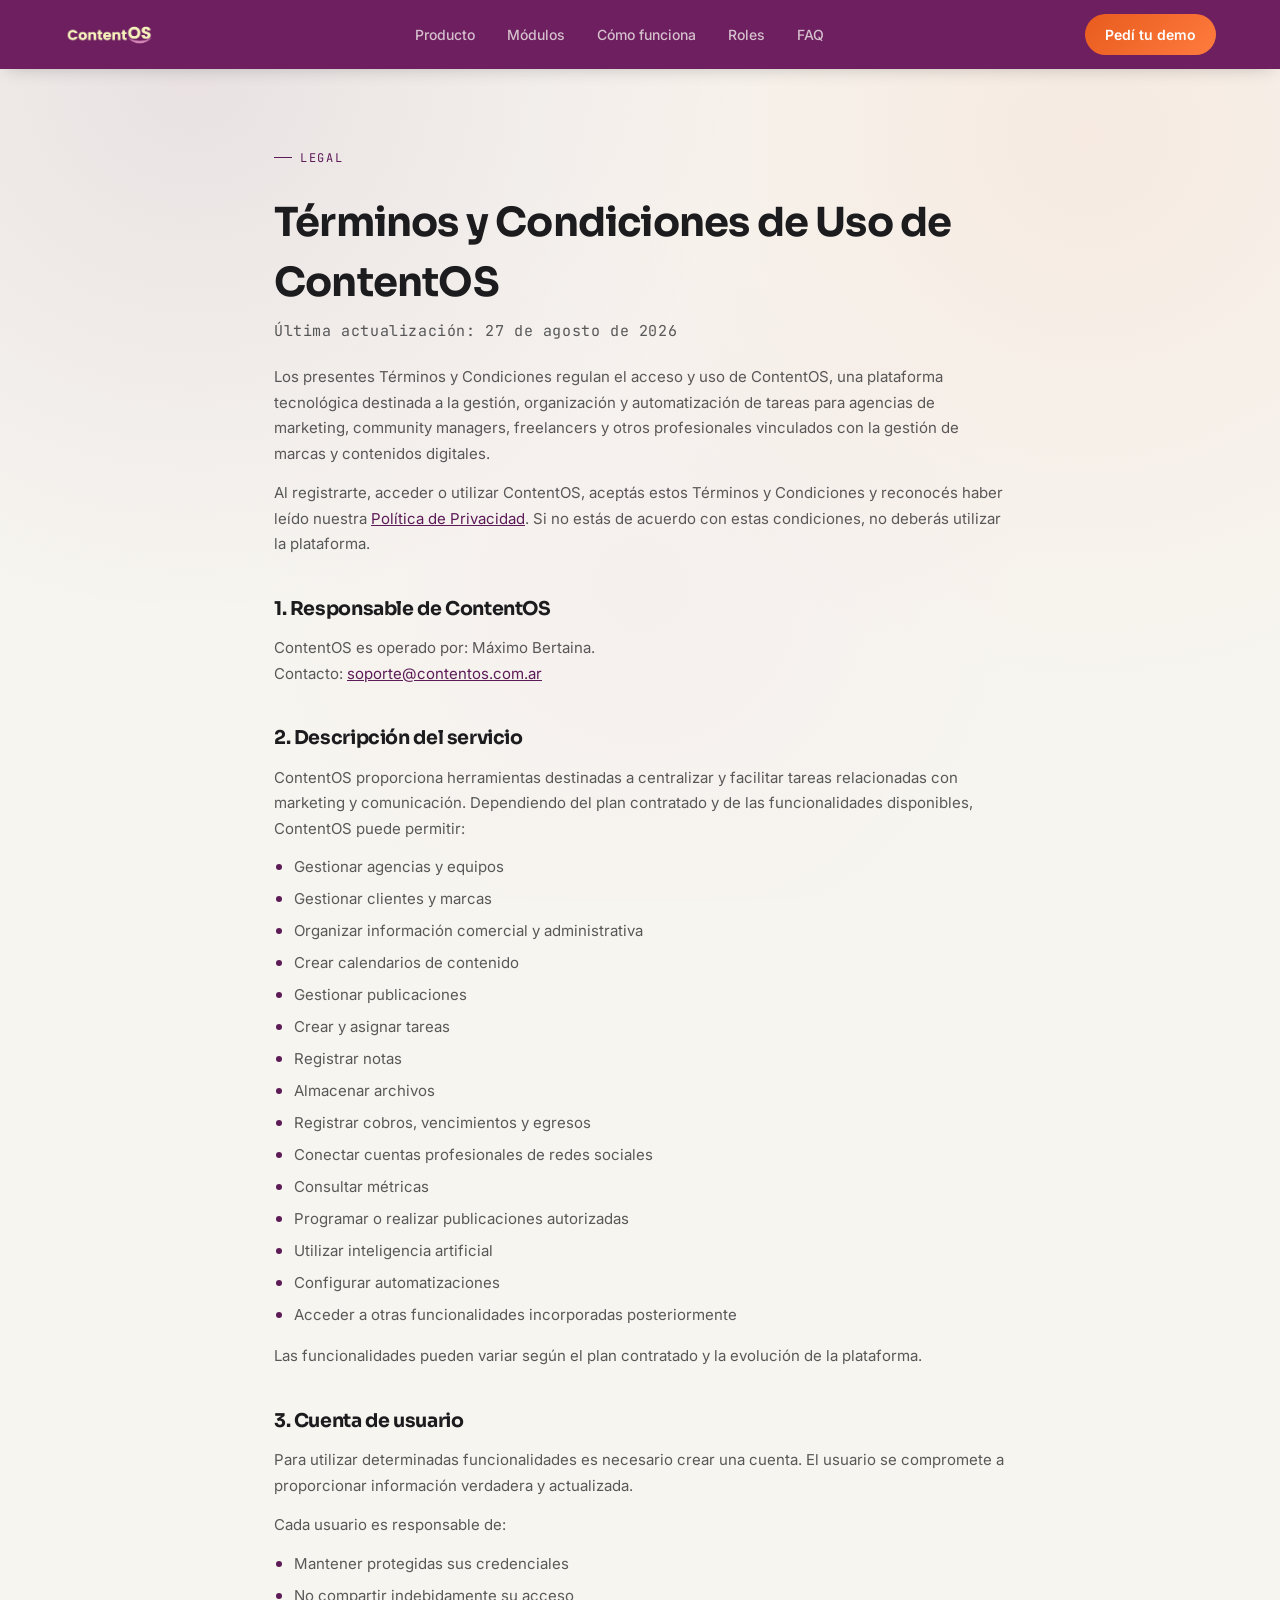
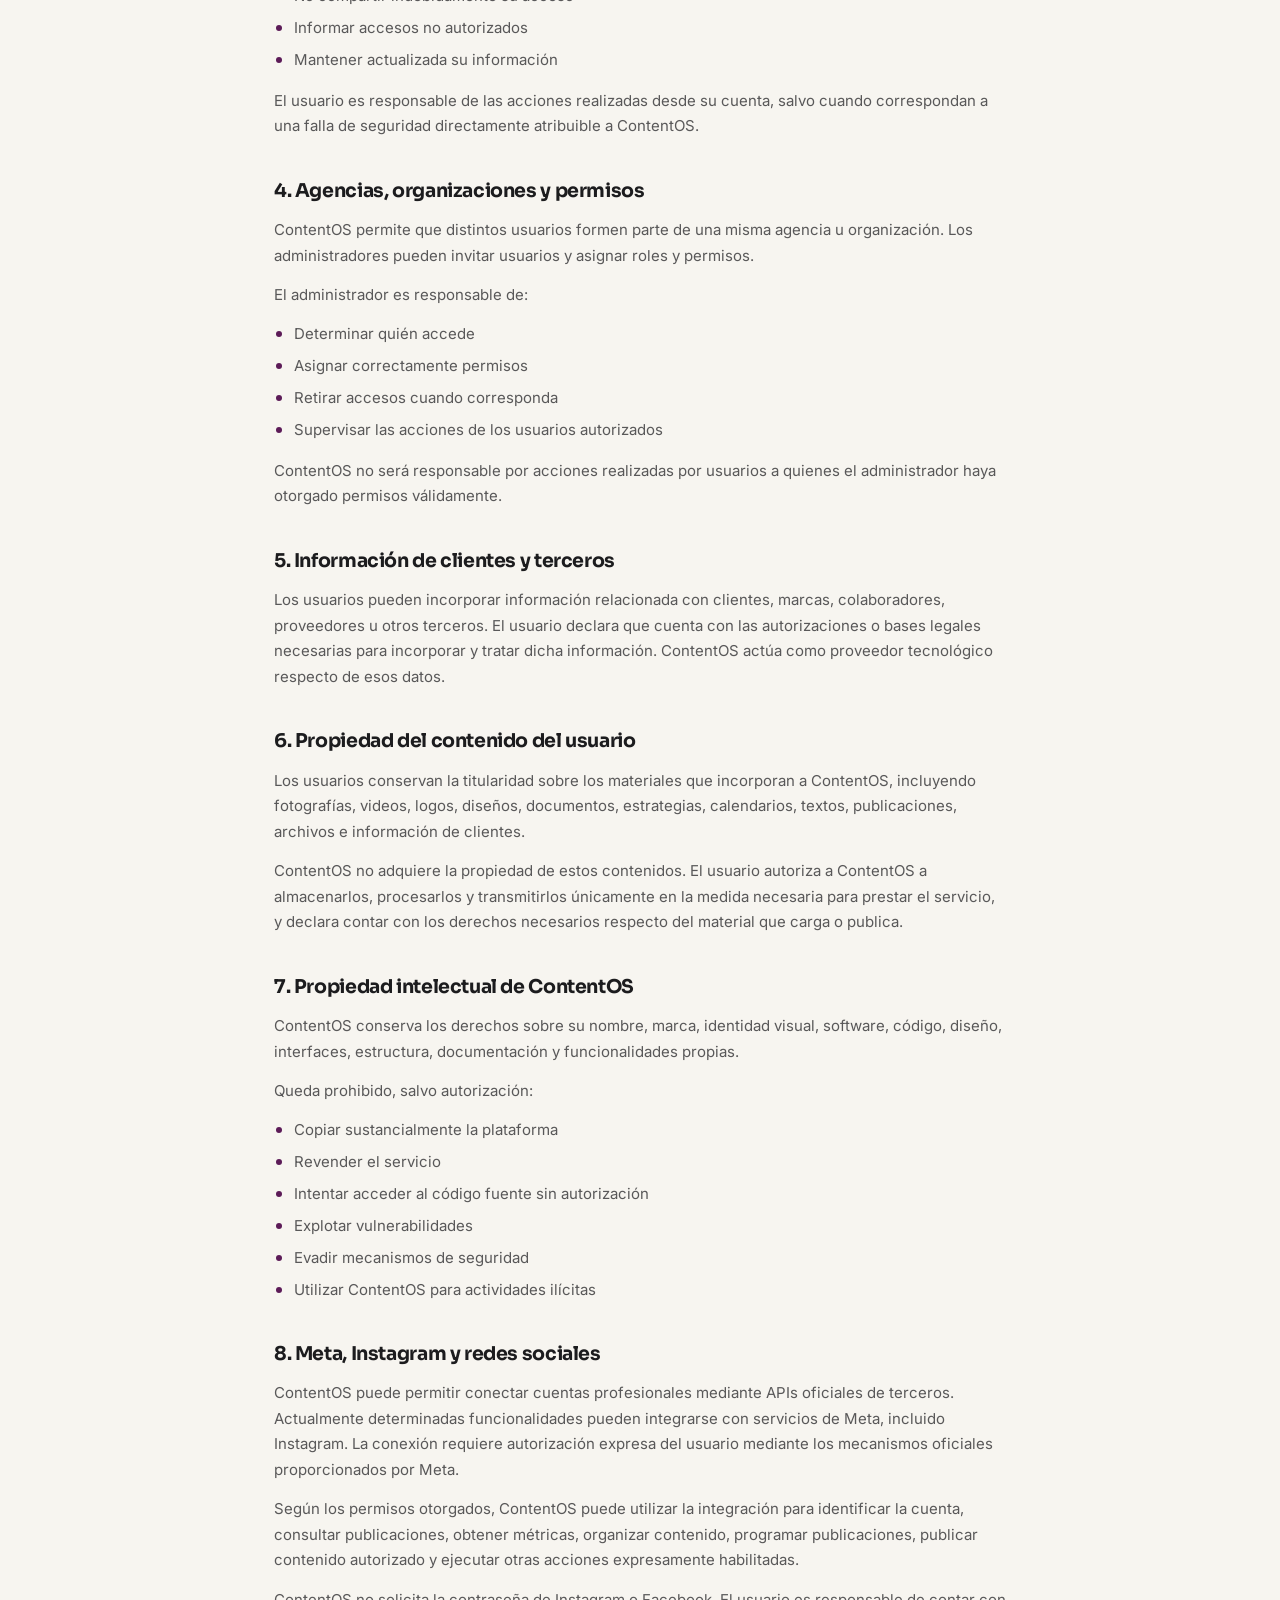
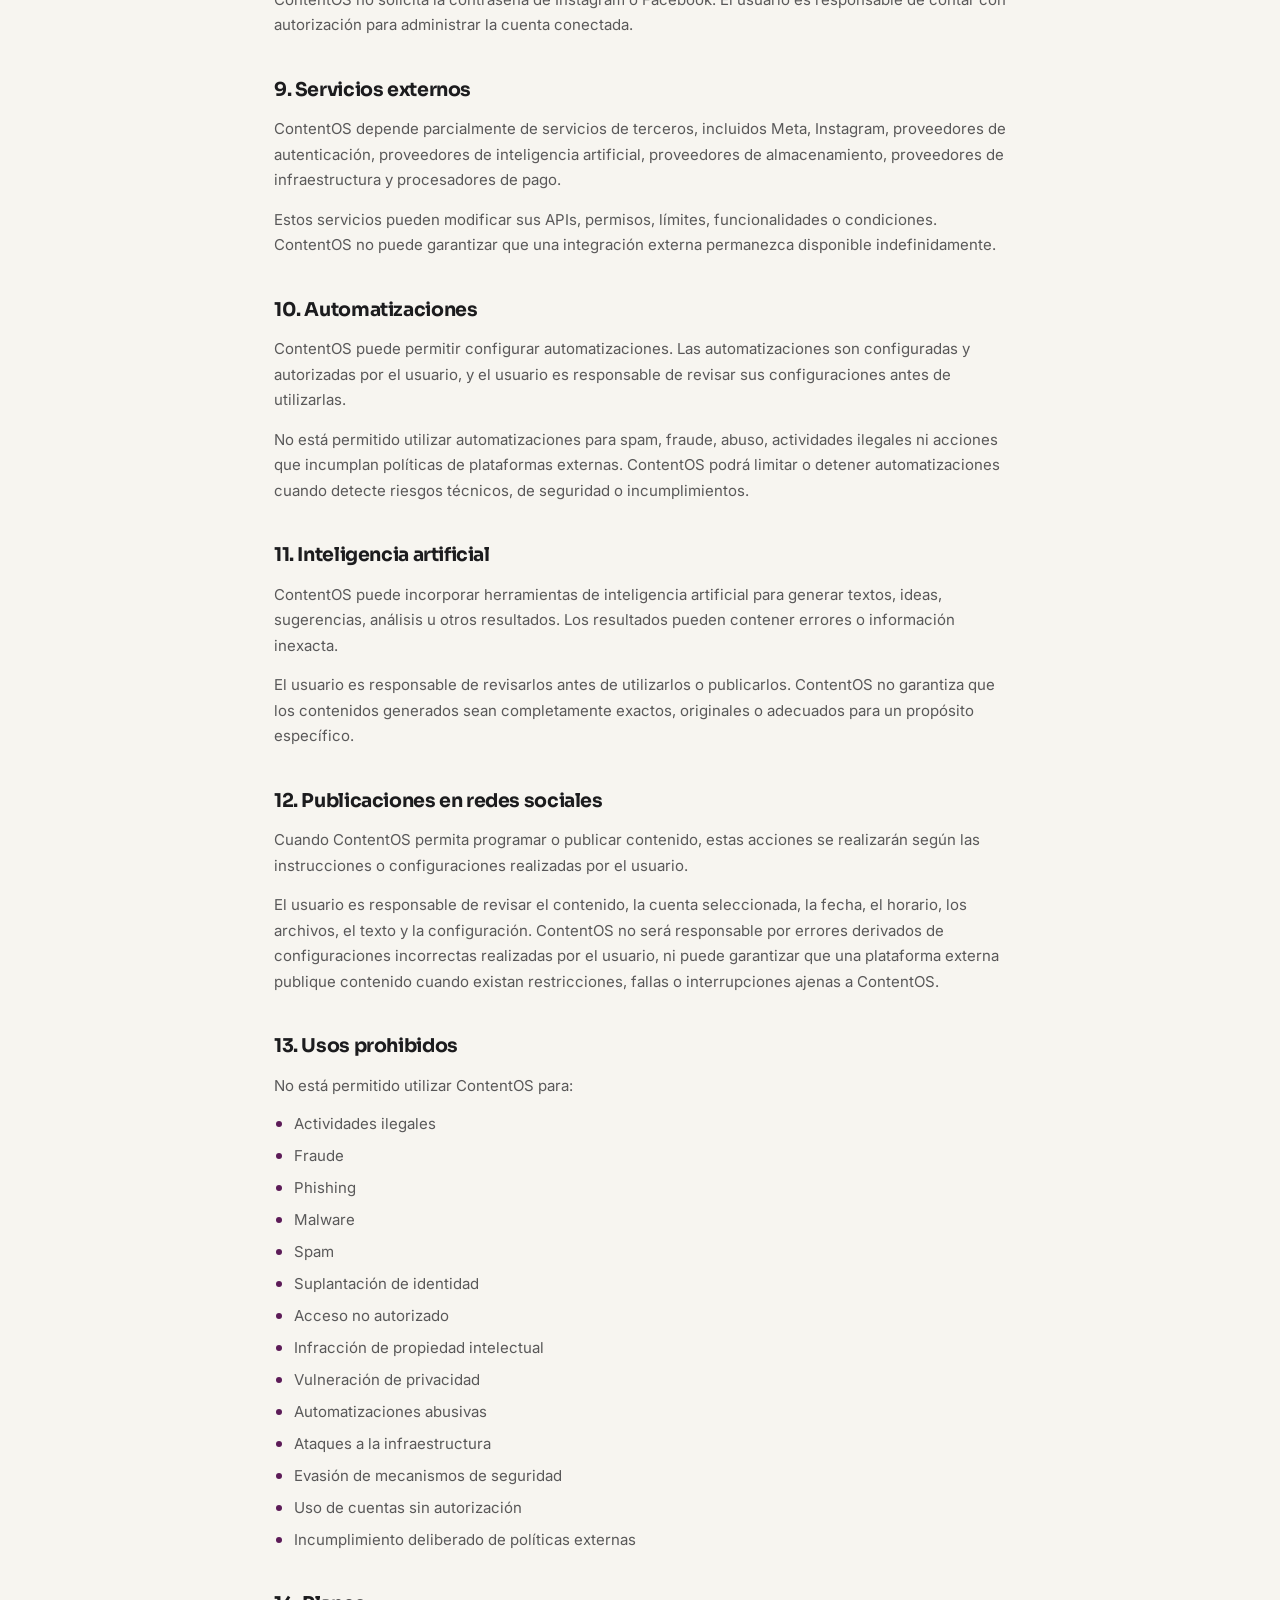
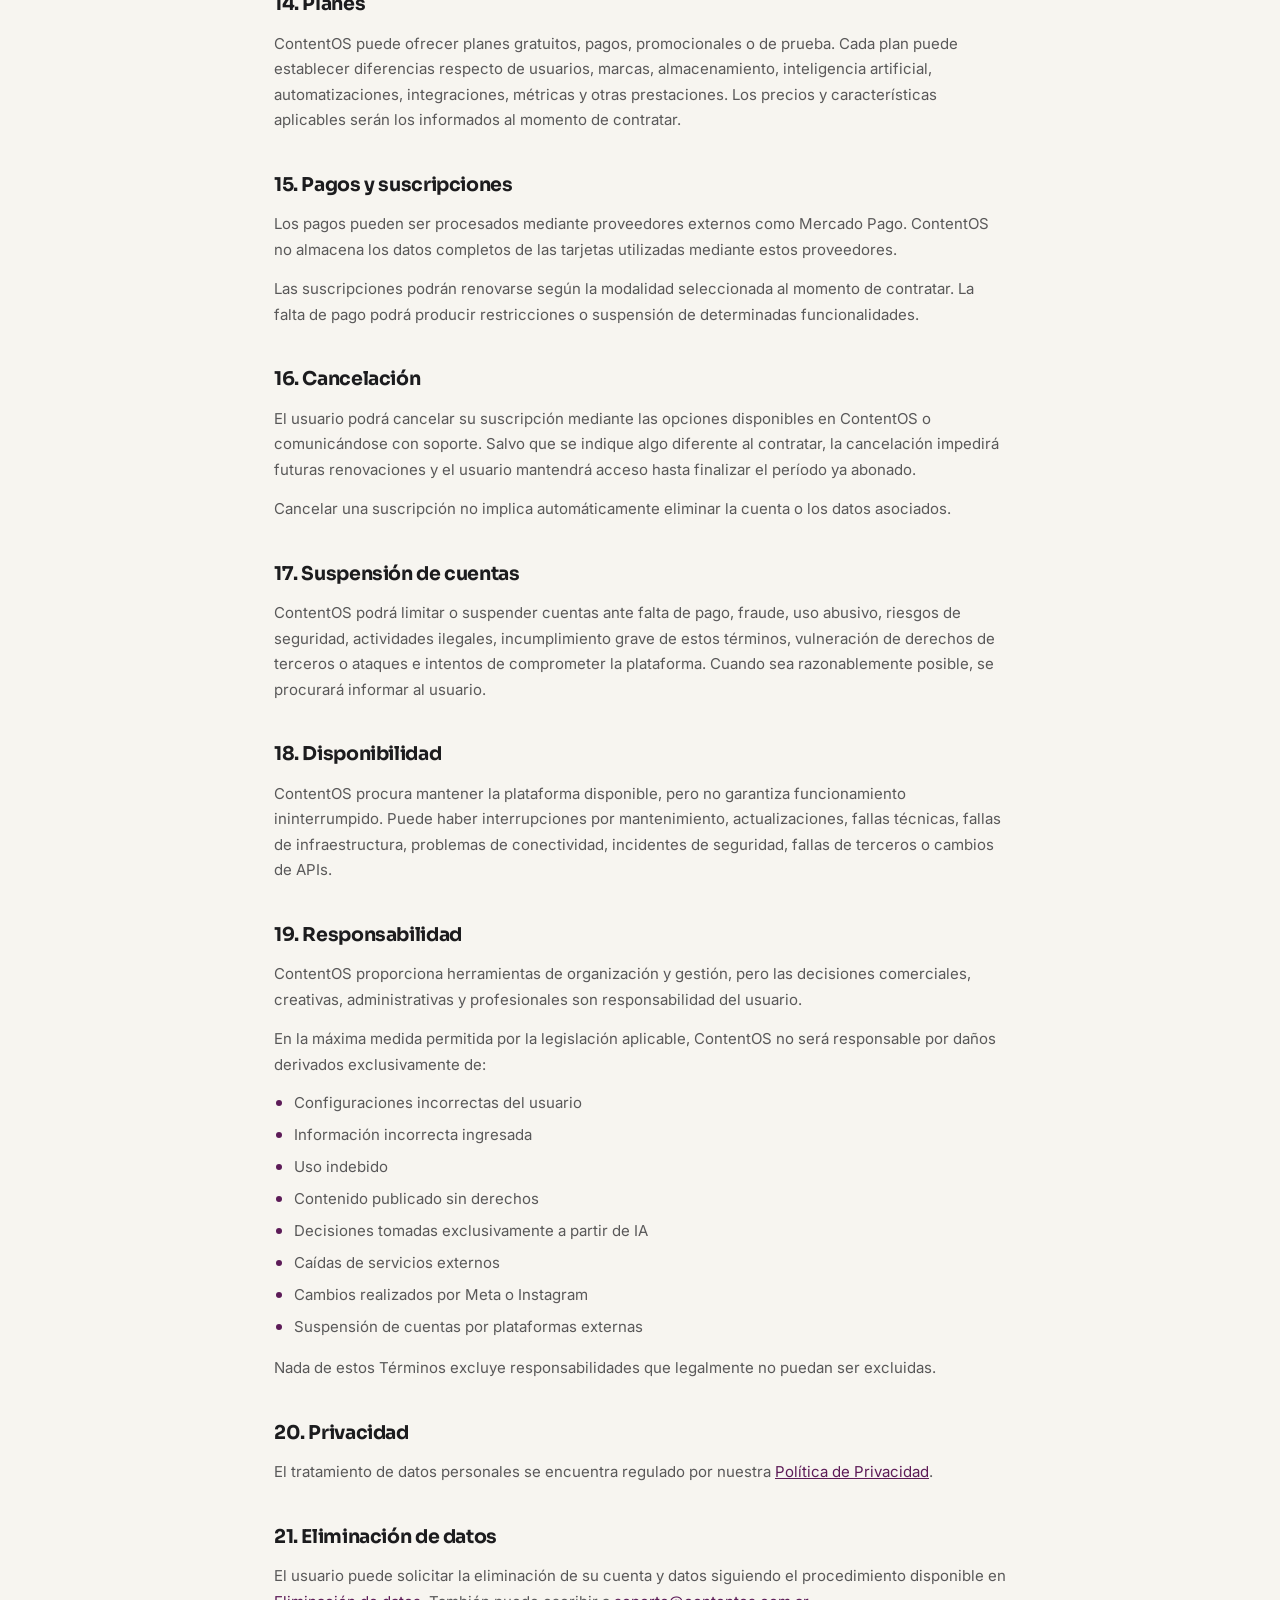
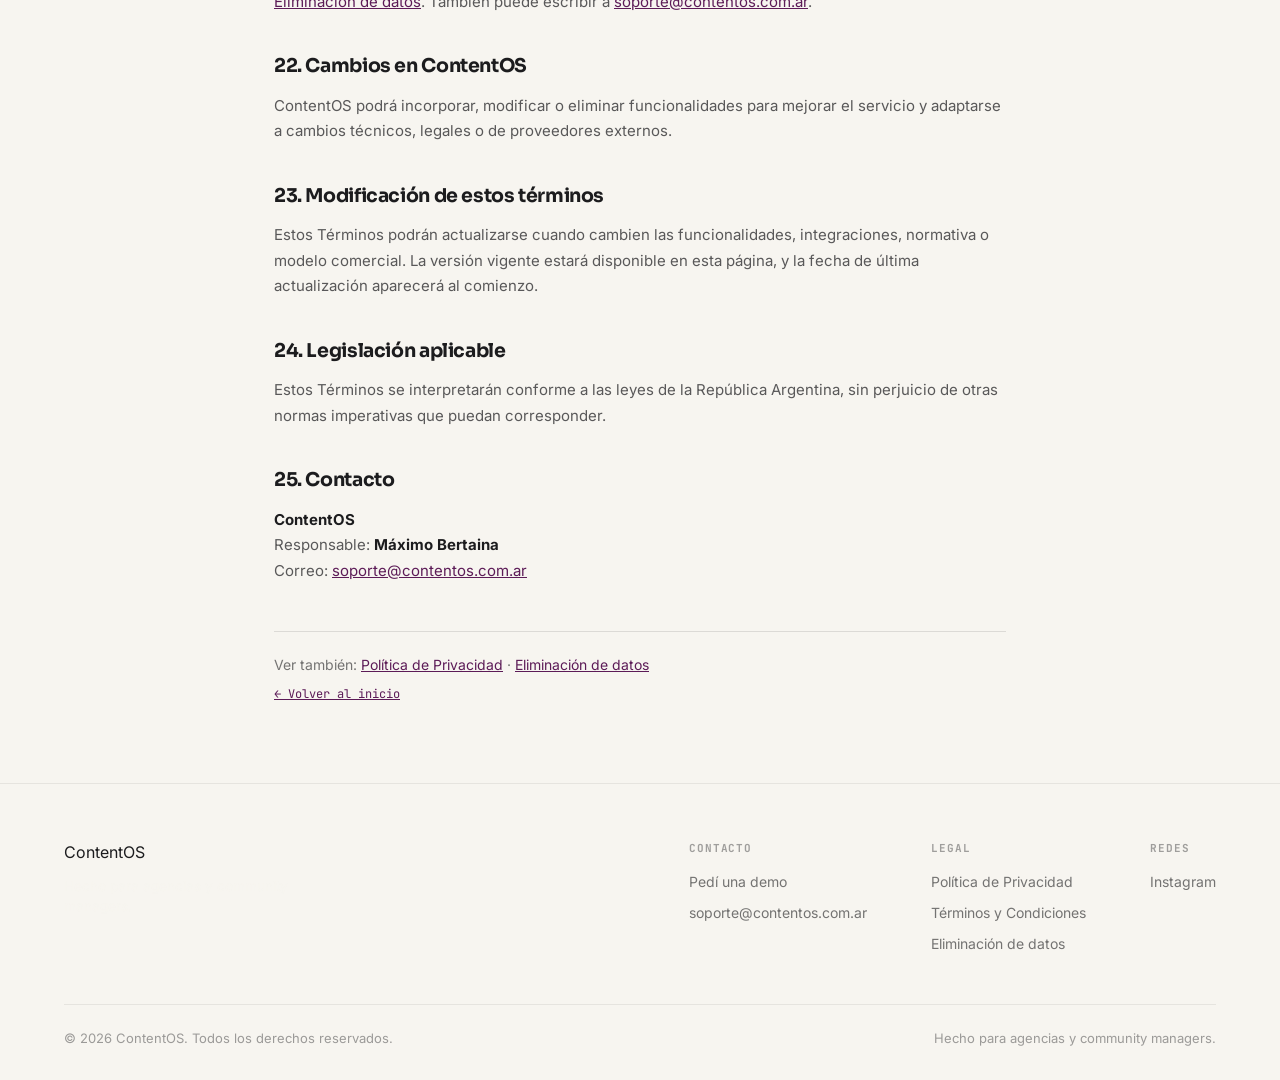
<file: terminos.html>
<!DOCTYPE html>
<html lang="es-AR">
<head>
<meta charset="UTF-8">
<meta name="viewport" content="width=device-width, initial-scale=1.0">
<title>Términos y Condiciones — ContentOS</title>
<meta name="description" content="Términos y Condiciones de Uso de ContentOS: reglas de acceso y uso de la plataforma, cuentas, permisos, contenido, pagos, responsabilidad y más.">
<link rel="canonical" href="https://contentos.com.ar/terminos.html">
<link rel="icon" type="image/x-icon" href="favicon/favicon.ico">
<link rel="icon" type="image/png" sizes="32x32" href="favicon/favicon-32x32.png">
<link rel="apple-touch-icon" sizes="180x180" href="favicon/apple-touch-icon.png">
<link rel="preconnect" href="https://fonts.googleapis.com">
<link rel="preconnect" href="https://fonts.gstatic.com" crossorigin>
<link href="https://fonts.googleapis.com/css2?family=Sora:wght@400;600;700;800&family=Inter:wght@400;500;600;700&family=JetBrains+Mono:wght@500&display=swap" rel="stylesheet">
<link rel="stylesheet" href="style.css?v=7">
</head>
<body>
<nav class="nav" id="nav">
  <div class="wrap nav-inner">
    <a href="index.html" class="logo"><img src="imagenes/logo-horizontal.png" alt="ContentOS" class="logo-img"></a>
    <div class="nav-links" id="navLinks">
      <a href="index.html#modulos">Producto</a>
      <a href="index.html#modulos-grid">Módulos</a>
      <a href="index.html#como-funciona">Cómo funciona</a>
      <a href="index.html#roles">Roles</a>
      <a href="index.html#faq">FAQ</a>
    </div>
    <a href="https://wa.me/5493534134593?text=Hola%2C%20quiero%20pedir%20una%20demo%20de%20ContentOS" class="nav-cta" target="_blank" rel="noopener">Pedí tu demo</a>
    <button class="nav-toggle" id="navToggle" aria-label="Abrir menú" aria-expanded="false"><span></span><span></span><span></span></button>
  </div>
</nav>

<main class="legal">
  <div class="wrap legal-wrap">
    <span class="eyebrow">Legal</span>
    <h1>Términos y Condiciones de Uso de ContentOS</h1>
    <p class="legal-updated">Última actualización: 27 de agosto de 2026</p>

    <p class="legal-intro">Los presentes Términos y Condiciones regulan el acceso y uso de ContentOS, una plataforma tecnológica destinada a la gestión, organización y automatización de tareas para agencias de marketing, community managers, freelancers y otros profesionales vinculados con la gestión de marcas y contenidos digitales.</p>
    <p>Al registrarte, acceder o utilizar ContentOS, aceptás estos Términos y Condiciones y reconocés haber leído nuestra <a href="privacidad.html">Política de Privacidad</a>. Si no estás de acuerdo con estas condiciones, no deberás utilizar la plataforma.</p>

    <h2>1. Responsable de ContentOS</h2>
    <p>ContentOS es operado por: Máximo Bertaina.<br>Contacto: <a href="mailto:soporte@contentos.com.ar">soporte@contentos.com.ar</a></p>

    <h2>2. Descripción del servicio</h2>
    <p>ContentOS proporciona herramientas destinadas a centralizar y facilitar tareas relacionadas con marketing y comunicación. Dependiendo del plan contratado y de las funcionalidades disponibles, ContentOS puede permitir:</p>
    <ul>
      <li>Gestionar agencias y equipos</li>
      <li>Gestionar clientes y marcas</li>
      <li>Organizar información comercial y administrativa</li>
      <li>Crear calendarios de contenido</li>
      <li>Gestionar publicaciones</li>
      <li>Crear y asignar tareas</li>
      <li>Registrar notas</li>
      <li>Almacenar archivos</li>
      <li>Registrar cobros, vencimientos y egresos</li>
      <li>Conectar cuentas profesionales de redes sociales</li>
      <li>Consultar métricas</li>
      <li>Programar o realizar publicaciones autorizadas</li>
      <li>Utilizar inteligencia artificial</li>
      <li>Configurar automatizaciones</li>
      <li>Acceder a otras funcionalidades incorporadas posteriormente</li>
    </ul>
    <p>Las funcionalidades pueden variar según el plan contratado y la evolución de la plataforma.</p>

    <h2>3. Cuenta de usuario</h2>
    <p>Para utilizar determinadas funcionalidades es necesario crear una cuenta. El usuario se compromete a proporcionar información verdadera y actualizada.</p>
    <p>Cada usuario es responsable de:</p>
    <ul>
      <li>Mantener protegidas sus credenciales</li>
      <li>No compartir indebidamente su acceso</li>
      <li>Informar accesos no autorizados</li>
      <li>Mantener actualizada su información</li>
    </ul>
    <p>El usuario es responsable de las acciones realizadas desde su cuenta, salvo cuando correspondan a una falla de seguridad directamente atribuible a ContentOS.</p>

    <h2>4. Agencias, organizaciones y permisos</h2>
    <p>ContentOS permite que distintos usuarios formen parte de una misma agencia u organización. Los administradores pueden invitar usuarios y asignar roles y permisos.</p>
    <p>El administrador es responsable de:</p>
    <ul>
      <li>Determinar quién accede</li>
      <li>Asignar correctamente permisos</li>
      <li>Retirar accesos cuando corresponda</li>
      <li>Supervisar las acciones de los usuarios autorizados</li>
    </ul>
    <p>ContentOS no será responsable por acciones realizadas por usuarios a quienes el administrador haya otorgado permisos válidamente.</p>

    <h2>5. Información de clientes y terceros</h2>
    <p>Los usuarios pueden incorporar información relacionada con clientes, marcas, colaboradores, proveedores u otros terceros. El usuario declara que cuenta con las autorizaciones o bases legales necesarias para incorporar y tratar dicha información. ContentOS actúa como proveedor tecnológico respecto de esos datos.</p>

    <h2>6. Propiedad del contenido del usuario</h2>
    <p>Los usuarios conservan la titularidad sobre los materiales que incorporan a ContentOS, incluyendo fotografías, videos, logos, diseños, documentos, estrategias, calendarios, textos, publicaciones, archivos e información de clientes.</p>
    <p>ContentOS no adquiere la propiedad de estos contenidos. El usuario autoriza a ContentOS a almacenarlos, procesarlos y transmitirlos únicamente en la medida necesaria para prestar el servicio, y declara contar con los derechos necesarios respecto del material que carga o publica.</p>

    <h2>7. Propiedad intelectual de ContentOS</h2>
    <p>ContentOS conserva los derechos sobre su nombre, marca, identidad visual, software, código, diseño, interfaces, estructura, documentación y funcionalidades propias.</p>
    <p>Queda prohibido, salvo autorización:</p>
    <ul>
      <li>Copiar sustancialmente la plataforma</li>
      <li>Revender el servicio</li>
      <li>Intentar acceder al código fuente sin autorización</li>
      <li>Explotar vulnerabilidades</li>
      <li>Evadir mecanismos de seguridad</li>
      <li>Utilizar ContentOS para actividades ilícitas</li>
    </ul>

    <h2>8. Meta, Instagram y redes sociales</h2>
    <p>ContentOS puede permitir conectar cuentas profesionales mediante APIs oficiales de terceros. Actualmente determinadas funcionalidades pueden integrarse con servicios de Meta, incluido Instagram. La conexión requiere autorización expresa del usuario mediante los mecanismos oficiales proporcionados por Meta.</p>
    <p>Según los permisos otorgados, ContentOS puede utilizar la integración para identificar la cuenta, consultar publicaciones, obtener métricas, organizar contenido, programar publicaciones, publicar contenido autorizado y ejecutar otras acciones expresamente habilitadas.</p>
    <p>ContentOS no solicita la contraseña de Instagram o Facebook. El usuario es responsable de contar con autorización para administrar la cuenta conectada.</p>

    <h2>9. Servicios externos</h2>
    <p>ContentOS depende parcialmente de servicios de terceros, incluidos Meta, Instagram, proveedores de autenticación, proveedores de inteligencia artificial, proveedores de almacenamiento, proveedores de infraestructura y procesadores de pago.</p>
    <p>Estos servicios pueden modificar sus APIs, permisos, límites, funcionalidades o condiciones. ContentOS no puede garantizar que una integración externa permanezca disponible indefinidamente.</p>

    <h2>10. Automatizaciones</h2>
    <p>ContentOS puede permitir configurar automatizaciones. Las automatizaciones son configuradas y autorizadas por el usuario, y el usuario es responsable de revisar sus configuraciones antes de utilizarlas.</p>
    <p>No está permitido utilizar automatizaciones para spam, fraude, abuso, actividades ilegales ni acciones que incumplan políticas de plataformas externas. ContentOS podrá limitar o detener automatizaciones cuando detecte riesgos técnicos, de seguridad o incumplimientos.</p>

    <h2>11. Inteligencia artificial</h2>
    <p>ContentOS puede incorporar herramientas de inteligencia artificial para generar textos, ideas, sugerencias, análisis u otros resultados. Los resultados pueden contener errores o información inexacta.</p>
    <p>El usuario es responsable de revisarlos antes de utilizarlos o publicarlos. ContentOS no garantiza que los contenidos generados sean completamente exactos, originales o adecuados para un propósito específico.</p>

    <h2>12. Publicaciones en redes sociales</h2>
    <p>Cuando ContentOS permita programar o publicar contenido, estas acciones se realizarán según las instrucciones o configuraciones realizadas por el usuario.</p>
    <p>El usuario es responsable de revisar el contenido, la cuenta seleccionada, la fecha, el horario, los archivos, el texto y la configuración. ContentOS no será responsable por errores derivados de configuraciones incorrectas realizadas por el usuario, ni puede garantizar que una plataforma externa publique contenido cuando existan restricciones, fallas o interrupciones ajenas a ContentOS.</p>

    <h2>13. Usos prohibidos</h2>
    <p>No está permitido utilizar ContentOS para:</p>
    <ul>
      <li>Actividades ilegales</li>
      <li>Fraude</li>
      <li>Phishing</li>
      <li>Malware</li>
      <li>Spam</li>
      <li>Suplantación de identidad</li>
      <li>Acceso no autorizado</li>
      <li>Infracción de propiedad intelectual</li>
      <li>Vulneración de privacidad</li>
      <li>Automatizaciones abusivas</li>
      <li>Ataques a la infraestructura</li>
      <li>Evasión de mecanismos de seguridad</li>
      <li>Uso de cuentas sin autorización</li>
      <li>Incumplimiento deliberado de políticas externas</li>
    </ul>

    <h2>14. Planes</h2>
    <p>ContentOS puede ofrecer planes gratuitos, pagos, promocionales o de prueba. Cada plan puede establecer diferencias respecto de usuarios, marcas, almacenamiento, inteligencia artificial, automatizaciones, integraciones, métricas y otras prestaciones. Los precios y características aplicables serán los informados al momento de contratar.</p>

    <h2>15. Pagos y suscripciones</h2>
    <p>Los pagos pueden ser procesados mediante proveedores externos como Mercado Pago. ContentOS no almacena los datos completos de las tarjetas utilizadas mediante estos proveedores.</p>
    <p>Las suscripciones podrán renovarse según la modalidad seleccionada al momento de contratar. La falta de pago podrá producir restricciones o suspensión de determinadas funcionalidades.</p>

    <h2>16. Cancelación</h2>
    <p>El usuario podrá cancelar su suscripción mediante las opciones disponibles en ContentOS o comunicándose con soporte. Salvo que se indique algo diferente al contratar, la cancelación impedirá futuras renovaciones y el usuario mantendrá acceso hasta finalizar el período ya abonado.</p>
    <p>Cancelar una suscripción no implica automáticamente eliminar la cuenta o los datos asociados.</p>

    <h2>17. Suspensión de cuentas</h2>
    <p>ContentOS podrá limitar o suspender cuentas ante falta de pago, fraude, uso abusivo, riesgos de seguridad, actividades ilegales, incumplimiento grave de estos términos, vulneración de derechos de terceros o ataques e intentos de comprometer la plataforma. Cuando sea razonablemente posible, se procurará informar al usuario.</p>

    <h2>18. Disponibilidad</h2>
    <p>ContentOS procura mantener la plataforma disponible, pero no garantiza funcionamiento ininterrumpido. Puede haber interrupciones por mantenimiento, actualizaciones, fallas técnicas, fallas de infraestructura, problemas de conectividad, incidentes de seguridad, fallas de terceros o cambios de APIs.</p>

    <h2>19. Responsabilidad</h2>
    <p>ContentOS proporciona herramientas de organización y gestión, pero las decisiones comerciales, creativas, administrativas y profesionales son responsabilidad del usuario.</p>
    <p>En la máxima medida permitida por la legislación aplicable, ContentOS no será responsable por daños derivados exclusivamente de:</p>
    <ul>
      <li>Configuraciones incorrectas del usuario</li>
      <li>Información incorrecta ingresada</li>
      <li>Uso indebido</li>
      <li>Contenido publicado sin derechos</li>
      <li>Decisiones tomadas exclusivamente a partir de IA</li>
      <li>Caídas de servicios externos</li>
      <li>Cambios realizados por Meta o Instagram</li>
      <li>Suspensión de cuentas por plataformas externas</li>
    </ul>
    <p>Nada de estos Términos excluye responsabilidades que legalmente no puedan ser excluidas.</p>

    <h2>20. Privacidad</h2>
    <p>El tratamiento de datos personales se encuentra regulado por nuestra <a href="privacidad.html">Política de Privacidad</a>.</p>

    <h2>21. Eliminación de datos</h2>
    <p>El usuario puede solicitar la eliminación de su cuenta y datos siguiendo el procedimiento disponible en <a href="eliminar-datos.html">Eliminación de datos</a>. También puede escribir a <a href="mailto:soporte@contentos.com.ar">soporte@contentos.com.ar</a>.</p>

    <h2>22. Cambios en ContentOS</h2>
    <p>ContentOS podrá incorporar, modificar o eliminar funcionalidades para mejorar el servicio y adaptarse a cambios técnicos, legales o de proveedores externos.</p>

    <h2>23. Modificación de estos términos</h2>
    <p>Estos Términos podrán actualizarse cuando cambien las funcionalidades, integraciones, normativa o modelo comercial. La versión vigente estará disponible en esta página, y la fecha de última actualización aparecerá al comienzo.</p>

    <h2>24. Legislación aplicable</h2>
    <p>Estos Términos se interpretarán conforme a las leyes de la República Argentina, sin perjuicio de otras normas imperativas que puedan corresponder.</p>

    <h2>25. Contacto</h2>
    <p><strong>ContentOS</strong><br>Responsable: <strong>Máximo Bertaina</strong><br>Correo: <a href="mailto:soporte@contentos.com.ar">soporte@contentos.com.ar</a></p>

    <div class="legal-seealso">
      Ver también: <a href="privacidad.html">Política de Privacidad</a> · <a href="eliminar-datos.html">Eliminación de datos</a><br>
      <a class="legal-back" href="index.html">← Volver al inicio</a>
    </div>
  </div>
</main>

<footer>
  <div class="wrap">
    <div class="footer-top">
      <div>
        <div class="logo"><span class="logo-dot"></span>ContentOS</div>
        <p style="margin-top:12px;font-size:13.5px;color:rgba(247,245,240,.5);max-width:260px;">Hecho para agencias y community managers.</p>
      </div>
      <div class="footer-cols">
        <div class="footer-col">
          <h5>Contacto</h5>
          <a href="https://wa.me/5493534134593?text=Hola%2C%20quiero%20pedir%20una%20demo%20de%20ContentOS" target="_blank" rel="noopener">Pedí una demo</a>
          <a href="mailto:soporte@contentos.com.ar">soporte@contentos.com.ar</a>
        </div>
        <div class="footer-col">
          <h5>Legal</h5>
          <a href="privacidad.html">Política de Privacidad</a>
          <a href="terminos.html">Términos y Condiciones</a>
          <a href="eliminar-datos.html">Eliminación de datos</a>
        </div>
        <div class="footer-col">
          <h5>Redes</h5>
          <a href="https://www.instagram.com/contentos_ar" target="_blank" rel="noopener">Instagram</a>
        </div>
      </div>
    </div>
    <div class="footer-bottom">
      <span>© 2026 ContentOS. Todos los derechos reservados.</span>
      <span>Hecho para agencias y community managers.</span>
    </div>
  </div>
</footer>

<script>
  var nav = document.getElementById('nav');
  window.addEventListener('scroll', function(){ nav.classList.toggle('scrolled', window.scrollY > 24); });
  var navToggle = document.getElementById('navToggle');
  var navLinks = document.getElementById('navLinks');
  if(navToggle && navLinks){
    navToggle.addEventListener('click', function(){
      var open = navLinks.classList.toggle('mobile-open');
      navToggle.classList.toggle('open', open);
      navToggle.setAttribute('aria-expanded', open);
    });
  }
</script>
</body>
</html>
</file>
<file: style.css>
:root{
  --violet:#5C1B57;
  --violet-light:#8A3383;
  --orange:#E85B1E;
  --orange-light:#FF7B3E;
  --pink:#D687B7;
  --cream:#F4F0AA;
  --graphite:#3A3A3D;
  --charcoal:#1C1C1E;
  --offwhite:#F7F5F0;
  --ink:#1C1C1E;
  --font-display:'Sora',sans-serif;
  --font-body:'Inter',sans-serif;
  --font-mono:'JetBrains Mono',monospace;
  --ease:cubic-bezier(.16,1,.3,1);
}
*{box-sizing:border-box;margin:0;padding:0;}
html{scroll-behavior:smooth;}
body{
  font-family:var(--font-body);
  background:
    radial-gradient(circle at 15% 8%, rgba(92,27,87,.09), transparent 40%),
    radial-gradient(circle at 85% 15%, rgba(232,91,30,.07), transparent 42%),
    radial-gradient(circle at 50% 65%, rgba(214,135,183,.05), transparent 45%),
    var(--offwhite);
  background-attachment:fixed;
  color:var(--ink);
  overflow-x:hidden;
  line-height:1.5;
}
img,svg{display:block;max-width:100%;}
a{color:inherit;text-decoration:none;}
button{font-family:inherit;cursor:pointer;border:none;background:none;}
.wrap{max-width:1200px;margin:0 auto;padding:0 24px;}
h1,h2,h3,h4{font-family:var(--font-display);letter-spacing:-0.02em;}
.eyebrow{
  font-family:var(--font-mono);
  font-size:12px;
  letter-spacing:.14em;
  text-transform:uppercase;
  color:var(--violet);
  display:inline-flex;
  align-items:center;
  gap:8px;
  margin-bottom:16px;
}
.eyebrow::before{content:'';width:18px;height:1px;background:currentColor;}

@media (prefers-reduced-motion: reduce){
  *{animation-duration:.01ms !important;animation-iteration-count:1 !important;transition-duration:.01ms !important;scroll-behavior:auto !important;}
}

/* ---------- reveal ---------- */
.reveal{opacity:0;transform:translateY(28px);transition:opacity .8s var(--ease),transform .8s var(--ease);}
.reveal.in{opacity:1;transform:translateY(0);}
.reveal-stagger > *{opacity:0;transform:translateY(24px);transition:opacity .7s var(--ease),transform .7s var(--ease);}
.reveal-stagger.in > *{opacity:1;transform:translateY(0);}
.reveal-stagger.in > *:nth-child(1){transition-delay:.05s}
.reveal-stagger.in > *:nth-child(2){transition-delay:.12s}
.reveal-stagger.in > *:nth-child(3){transition-delay:.19s}
.reveal-stagger.in > *:nth-child(4){transition-delay:.26s}
.reveal-stagger.in > *:nth-child(5){transition-delay:.33s}
.reveal-stagger.in > *:nth-child(6){transition-delay:.40s}
.reveal-stagger.in > *:nth-child(7){transition-delay:.47s}
.reveal-stagger.in > *:nth-child(8){transition-delay:.54s}
.reveal-stagger.in > *:nth-child(9){transition-delay:.61s}
.reveal-stagger.in > *:nth-child(10){transition-delay:.68s}

/* ---------- navbar ---------- */
.nav{
  position:fixed;top:0;left:0;right:0;z-index:100;
  padding:14px 0;
  background:#6E1F60;
  box-shadow:0 4px 20px -8px rgba(0,0,0,.3);
}
.nav.scrolled{
  padding:10px 0;
  box-shadow:0 8px 26px -10px rgba(0,0,0,.4);
}
.nav-inner{display:flex;align-items:center;justify-content:space-between;gap:24px;}
.logo{display:flex;align-items:center;}
.logo-img{height:34px;width:auto;display:block;transition:height .3s var(--ease);}
.nav.scrolled .logo-img{height:28px;}
.nav-links{display:flex;gap:32px;font-size:14px;font-weight:500;color:rgba(247,245,240,.75);}
.nav-links a{transition:color .2s;}
.nav-links a:hover{color:var(--offwhite);}
.nav-cta{
  background:linear-gradient(135deg,var(--orange),var(--orange-light));
  color:#fff;padding:10px 20px;border-radius:100px;font-size:14px;font-weight:600;
  transition:transform .25s var(--ease),box-shadow .25s var(--ease);
  white-space:nowrap;
}
.nav-cta:hover{transform:translateY(-1px);box-shadow:0 8px 24px rgba(232,91,30,.4);}
.nav-toggle{display:none;flex-direction:column;justify-content:center;align-items:center;gap:5px;width:34px;height:34px;}
.nav-toggle span{display:block;width:22px;height:2px;background:var(--offwhite);border-radius:2px;transition:transform .3s var(--ease),opacity .3s var(--ease);}
.nav-toggle.open span:nth-child(1){transform:translateY(7px) rotate(45deg);}
.nav-toggle.open span:nth-child(2){opacity:0;}
.nav-toggle.open span:nth-child(3){transform:translateY(-7px) rotate(-45deg);}

/* ---------- hero ---------- */
.hero{
  position:relative;
  padding:168px 0 120px;
  overflow:hidden;
  background:transparent;
}
.blob{
  position:absolute;border-radius:50%;filter:blur(90px);opacity:.3;pointer-events:none;
  animation:drift 18s ease-in-out infinite alternate;
}
.blob1{width:520px;height:520px;background:radial-gradient(circle,var(--violet),transparent 70%);top:-180px;left:-160px;animation-duration:22s;}
.blob2{width:460px;height:460px;background:radial-gradient(circle,var(--orange),transparent 70%);top:60px;right:-180px;animation-duration:26s;animation-delay:-6s;}
.blob3{width:380px;height:380px;background:radial-gradient(circle,var(--pink),transparent 70%);bottom:-220px;left:30%;animation-duration:20s;animation-delay:-3s;}
@keyframes drift{
  0%{transform:translate(0,0) scale(1);}
  100%{transform:translate(40px,-30px) scale(1.08);}
}
.hero-grid{display:grid;grid-template-columns:1.05fr .95fr;gap:64px;align-items:center;position:relative;z-index:2;}
.hero-title{font-size:clamp(36px,5vw,58px);font-weight:800;line-height:1.06;margin-bottom:22px;color:var(--ink);}
.hero-title .accent{background:linear-gradient(100deg,var(--violet),var(--orange) 75%);-webkit-background-clip:text;background-clip:text;color:transparent;}
.hero-sub{font-size:18px;color:rgba(28,28,30,.65);max-width:520px;margin-bottom:36px;}
.hero-ctas{display:flex;gap:14px;flex-wrap:wrap;margin-bottom:40px;}
/* Respaldo del Programa eXpande (UNVM + AERCA), debajo de los botones del hero */
.hero-respaldo{display:inline-flex;align-items:center;gap:12px;max-width:520px;margin-top:-16px;padding:10px 16px 10px 10px;border:1px solid rgba(92,27,87,.18);border-radius:14px;background:rgba(255,255,255,.55);font-size:13.5px;line-height:1.35;color:rgba(28,28,30,.75);transition:border-color .25s,transform .25s var(--ease),background .25s;}
.hero-respaldo:hover{border-color:rgba(92,27,87,.45);background:rgba(255,255,255,.8);transform:translateY(-1px);}
.hero-respaldo strong{color:var(--violet);}
.hero-respaldo-sello{flex:none;font-family:var(--font-mono);font-size:11px;font-weight:500;letter-spacing:.08em;color:#fff;background:var(--violet);border-radius:8px;padding:7px 8px;}
.equipo-respaldo{margin-top:14px;font-size:15px;color:rgba(28,28,30,.7);}
.equipo-respaldo a{color:var(--violet);font-weight:600;text-decoration:underline;text-underline-offset:3px;}
.btn-primary{
  background:linear-gradient(135deg,var(--orange),var(--orange-light));
  color:#fff;padding:15px 28px;border-radius:100px;font-weight:700;font-size:15px;
  transition:transform .25s var(--ease),box-shadow .25s var(--ease);
  display:inline-flex;align-items:center;gap:8px;
}
.btn-primary:hover{transform:translateY(-2px);box-shadow:0 10px 30px rgba(232,91,30,.42);}
.btn-secondary{
  background:transparent;
  border:1.5px solid rgba(28,28,30,.16);
  color:var(--ink);padding:15px 28px;border-radius:100px;font-weight:600;font-size:15px;
  transition:background .25s,border-color .25s,transform .25s var(--ease);
  display:inline-flex;align-items:center;gap:8px;
}
.btn-secondary:hover{background:rgba(28,28,30,.05);border-color:rgba(28,28,30,.3);transform:translateY(-2px);}

/* mockup */
.mockup{
  background:linear-gradient(160deg,rgba(92,27,87,.6),rgba(28,28,30,.94));
  border:1px solid rgba(247,245,240,.12);
  border-radius:20px;
  padding:20px;
  box-shadow:0 30px 60px -18px rgba(28,28,30,.28);
  backdrop-filter:blur(6px);
}
.mockup-head{display:flex;align-items:center;gap:8px;margin-bottom:16px;}
.mockup-dot{width:9px;height:9px;border-radius:50%;background:rgba(247,245,240,.25);}
.mockup-title{margin-left:8px;font-family:var(--font-mono);font-size:12px;color:rgba(247,245,240,.5);}
.mockup-cols{display:grid;grid-template-columns:repeat(3,1fr);gap:12px;}
.mockup-col h5{font-family:var(--font-mono);font-size:10px;text-transform:uppercase;letter-spacing:.08em;color:rgba(247,245,240,.45);margin-bottom:10px;}
.mockup-card{
  background:rgba(247,245,240,.06);
  border:1px solid rgba(247,245,240,.1);
  border-radius:10px;padding:10px;margin-bottom:10px;font-size:12px;
  animation:floaty 5s ease-in-out infinite;
}
.mockup-card b{display:block;font-size:12.5px;margin-bottom:4px;color:var(--offwhite);}
.mockup-card small{color:rgba(247,245,240,.5);font-size:10.5px;}
.mockup-card.c1{animation-delay:0s;border-left:3px solid var(--pink);}
.mockup-card.c2{animation-delay:.7s;border-left:3px solid var(--orange);}
.mockup-card.c3{animation-delay:1.4s;border-left:3px solid var(--cream);}
@keyframes floaty{0%,100%{transform:translateY(0);}50%{transform:translateY(-5px);}}

/* calendario mensual del hero */
.cal-topbar{display:flex;justify-content:space-between;align-items:center;margin-bottom:14px;}
.cal-month{font-family:var(--font-display);font-weight:700;font-size:15px;color:var(--offwhite);}
.cal-nav{display:flex;gap:12px;font-family:var(--font-mono);font-size:14px;color:rgba(247,245,240,.4);}
.cal-weekdays{display:grid;grid-template-columns:repeat(7,1fr);text-align:center;font-family:var(--font-mono);font-size:9.5px;letter-spacing:.06em;text-transform:uppercase;color:rgba(247,245,240,.4);margin-bottom:8px;}
.cal-grid{display:grid;grid-template-columns:repeat(7,1fr);gap:4px;margin-bottom:18px;}
.cal-cell{
  height:38px;border-radius:8px;background:rgba(247,245,240,.03);
  display:flex;flex-direction:column;align-items:center;justify-content:flex-start;
  padding-top:6px;font-family:var(--font-mono);font-size:11px;color:rgba(247,245,240,.55);
  position:relative;transition:background .25s;
}
.cal-cell:hover{background:rgba(247,245,240,.08);}
.cal-cell.other{color:rgba(247,245,240,.16);}
.cal-cell.today{
  background:linear-gradient(155deg,rgba(232,91,30,.4),rgba(214,135,183,.28));
  color:var(--offwhite);font-weight:700;
  box-shadow:inset 0 0 0 1.5px rgba(244,240,170,.6);
}
.cal-dots{display:flex;gap:3px;margin-top:4px;}
.cal-dots i{width:4px;height:4px;border-radius:50%;display:block;}
.d-pink{background:var(--pink);}
.d-orange{background:var(--orange-light);}
.d-cream{background:var(--cream);}
.cal-today-panel{border-top:1px solid rgba(247,245,240,.1);padding-top:14px;}
.cal-today-label{font-family:var(--font-mono);font-size:10px;text-transform:uppercase;letter-spacing:.08em;color:rgba(247,245,240,.4);margin-bottom:10px;}

/* ---------- sections shared ---------- */
section{padding:104px 0;position:relative;}
.section-dark{background:transparent;color:var(--ink);}
.section-graphite{background:transparent;color:var(--ink);}
.section-light{background:transparent;color:var(--ink);}
.section-head{max-width:620px;margin-bottom:56px;}
.section-head h2{font-size:clamp(28px,3.6vw,42px);font-weight:800;line-height:1.12;margin-bottom:16px;color:var(--ink);}
.section-head p{font-size:16.5px;color:rgba(28,28,30,.62);}

/* ---------- problema/solucion ---------- */
.ps-grid{display:grid;grid-template-columns:1fr 1fr;gap:24px;}
.ps-card{border-radius:20px;padding:36px 32px;}
.ps-card.problem{background:#FFFFFF;border:1px solid rgba(28,28,30,.08);box-shadow:0 1px 3px rgba(28,28,30,.04);}
.ps-card.solution{background:linear-gradient(155deg,var(--violet),var(--orange) 130%);border:none;color:#fff;}
.ps-card h3{font-size:20px;margin-bottom:22px;display:flex;align-items:center;gap:10px;color:var(--ink);}
.ps-card.solution h3{color:#fff;}
.ps-list{list-style:none;display:flex;flex-direction:column;gap:16px;}
.ps-list li{display:flex;gap:12px;font-size:15px;line-height:1.5;color:rgba(28,28,30,.72);}
.ps-card.solution .ps-list li{color:rgba(255,255,255,.92);}
.ps-mark{flex-shrink:0;width:22px;height:22px;border-radius:50%;display:flex;align-items:center;justify-content:center;font-size:12px;font-weight:700;margin-top:1px;}
.problem .ps-mark{background:rgba(28,28,30,.07);color:rgba(28,28,30,.4);}
.solution .ps-mark{background:var(--cream);color:var(--violet);}

/* ---------- modulos ---------- */
.mod-grid{display:grid;grid-template-columns:repeat(4,1fr);gap:20px;}
.mod-card{
  background:#FFFFFF;
  border:1px solid rgba(28,28,30,.08);
  border-radius:18px;
  padding:26px 22px;
  box-shadow:0 1px 3px rgba(28,28,30,.04);
  transition:transform .35s var(--ease),box-shadow .35s var(--ease),border-color .35s var(--ease);
  position:relative;
  overflow:hidden;
}
.mod-card::before{
  content:'';position:absolute;inset:0;opacity:0;transition:opacity .35s var(--ease);
  background:radial-gradient(circle at 30% 0%,var(--glow,var(--orange)) 0%,transparent 60%);
}
.mod-card:hover{transform:translateY(-6px);border-color:rgba(28,28,30,.14);box-shadow:0 20px 36px -16px rgba(28,28,30,.16);}
.mod-card:hover::before{opacity:.1;}
.mod-num{font-family:var(--font-mono);font-size:12px;color:rgba(28,28,30,.32);margin-bottom:18px;position:relative;}
.mod-icon{width:38px;height:38px;border-radius:10px;display:flex;align-items:center;justify-content:center;margin-bottom:16px;background:var(--iconbg,rgba(232,91,30,.12));position:relative;}
.mod-icon svg{width:19px;height:19px;stroke:var(--iconcolor,var(--orange));fill:none;stroke-width:1.8;}
.mod-card h4{font-size:15.5px;margin-bottom:8px;position:relative;color:var(--ink);}
.mod-card p{font-size:13.5px;color:rgba(28,28,30,.6);line-height:1.5;position:relative;}
.mod-card{cursor:pointer;}
.mod-card:focus-visible{outline:2px solid var(--orange);outline-offset:3px;}
.mod-extra{display:none;}
.mod-extra.mod-extra-visible{
  display:block;
  animation:modExtraIn .5s var(--ease) both;
}
@keyframes modExtraIn{
  from{opacity:0;transform:translateY(16px);}
  to{opacity:1;transform:translateY(0);}
}
.mod-showmore-wrap{display:flex;justify-content:center;margin-top:36px;}

/* modal de módulo */
.mod-modal-overlay{
  position:fixed;inset:0;z-index:200;
  background:rgba(28,28,30,.55);backdrop-filter:blur(4px);
  display:flex;align-items:center;justify-content:center;padding:24px;
  opacity:0;pointer-events:none;transition:opacity .3s var(--ease);
}
.mod-modal-overlay.open{opacity:1;pointer-events:auto;}
.mod-modal{
  background:#FFFFFF;border-radius:24px;max-width:720px;width:100%;
  max-height:88vh;overflow-y:auto;
  transform:translateY(16px) scale(.98);transition:transform .35s var(--ease);
  box-shadow:0 40px 80px -20px rgba(0,0,0,.4);
}
.mod-modal-overlay.open .mod-modal{transform:translateY(0) scale(1);}
.mod-modal-close{
  position:absolute;top:16px;right:16px;z-index:2;
  width:36px;height:36px;border-radius:50%;
  background:rgba(28,28,30,.06);color:var(--ink);font-size:16px;
  display:flex;align-items:center;justify-content:center;
  transition:background .2s;
}
.mod-modal-close:hover{background:rgba(28,28,30,.12);}
.mod-modal-media{
  position:relative;width:100%;aspect-ratio:16/9;background:var(--charcoal);
  border-radius:24px 24px 0 0;overflow:hidden;
}
.mod-modal-media img{width:100%;height:100%;object-fit:cover;display:block;}
.mod-modal-media video{width:100%;height:100%;object-fit:cover;display:block;}
.mod-modal-media .mod-modal-video,.mod-modal-media .mod-modal-img{position:absolute;inset:0;width:100%;height:100%;object-fit:cover;display:none;}
/* el video entra completo y centrado, sin recortar (las capturas no son exactamente 16:9) */
.mod-modal-media .mod-modal-video{object-fit:contain;background:var(--charcoal);}
.mod-modal-media .mod-modal-video.active,.mod-modal-media .mod-modal-img.active{display:block;}
.mod-modal-toggle{position:absolute;bottom:12px;right:12px;display:flex;gap:6px;z-index:3;}
.mod-modal-toggle-btn{
  padding:6px 14px;border-radius:100px;font-family:var(--font-mono);font-size:11px;
  background:rgba(28,28,30,.5);color:rgba(247,245,240,.75);backdrop-filter:blur(4px);
  transition:background .2s,color .2s;
}
.mod-modal-toggle-btn.active{background:var(--offwhite);color:var(--ink);}
.mod-modal-placeholder{
  width:100%;height:100%;display:flex;flex-direction:column;align-items:center;justify-content:center;gap:14px;
  background:linear-gradient(155deg,color-mix(in srgb,var(--pcolor) 35%,var(--charcoal)),var(--charcoal));
}
.mod-modal-placeholder-icon{
  width:56px;height:56px;border-radius:14px;display:flex;align-items:center;justify-content:center;
  background:rgba(247,245,240,.1);
}
.mod-modal-placeholder-icon svg{width:26px;height:26px;stroke:var(--pcolor);fill:none;stroke-width:1.6;}
.mod-modal-placeholder span{font-family:var(--font-mono);font-size:12px;letter-spacing:.06em;color:rgba(247,245,240,.55);}
.mod-modal-body{padding:32px 36px 36px;}
.mod-modal-num{font-family:var(--font-mono);font-size:12px;color:var(--orange);letter-spacing:.06em;margin-bottom:10px;}
.mod-modal-body h3{font-size:24px;margin-bottom:14px;color:var(--ink);}
.mod-modal-body p{font-size:15px;line-height:1.65;color:rgba(28,28,30,.7);white-space:pre-line;}

/* ---------- como funciona ---------- */
.steps{position:relative;max-width:760px;margin:0 auto;}
.steps::before{
  content:'';position:absolute;left:23px;top:8px;bottom:8px;width:2px;
  background:linear-gradient(180deg,var(--violet),var(--orange),var(--pink));
  opacity:.4;
}
.step{display:flex;gap:24px;padding-bottom:44px;position:relative;}
.step:last-child{padding-bottom:0;}
.step-num{
  flex-shrink:0;width:48px;height:48px;border-radius:50%;
  background:#FFFFFF;border:1px solid rgba(28,28,30,.14);box-shadow:0 1px 3px rgba(28,28,30,.05);
  display:flex;align-items:center;justify-content:center;
  font-family:var(--font-mono);font-weight:600;font-size:15px;z-index:1;color:var(--ink);
}
.step-body{padding-top:8px;}
.step-body h4{font-size:17px;margin-bottom:6px;color:var(--ink);}
.step-body p{font-size:14.5px;color:rgba(28,28,30,.6);}

/* ---------- roles ---------- */
.roles-grid{display:grid;grid-template-columns:repeat(3,1fr);gap:16px;}
.role-card{
  background:#FFFFFF;
  border:1px solid rgba(28,28,30,.08);
  border-radius:16px;padding:22px;
  box-shadow:0 1px 3px rgba(28,28,30,.04);
  transition:border-color .3s,box-shadow .3s,transform .3s var(--ease);
}
.role-card:hover{border-color:var(--pink);box-shadow:0 12px 24px -12px rgba(214,135,183,.4);transform:translateY(-3px);}
.role-card h4{font-size:15px;margin-bottom:8px;color:var(--ink);}
.role-card{cursor:pointer;}
.role-card:focus-visible{outline:2px solid var(--pink);outline-offset:3px;}
.role-card p{font-size:13px;color:rgba(28,28,30,.6);line-height:1.5;}

/* ---------- multi agencia ---------- */
.multi{
  background:linear-gradient(135deg,var(--violet),#2a0e27 65%);
  border-radius:28px;padding:64px;
  display:grid;grid-template-columns:1fr 1fr;gap:48px;align-items:center;
  overflow:hidden;position:relative;color:var(--offwhite);
}
.multi::after{
  content:'';position:absolute;width:400px;height:400px;border-radius:50%;
  background:radial-gradient(circle,var(--pink),transparent 70%);opacity:.35;
  top:-120px;right:-100px;filter:blur(40px);
}
.multi h2{font-size:clamp(24px,3vw,34px);margin-bottom:16px;position:relative;color:var(--offwhite);}
.multi p{color:rgba(247,245,240,.75);font-size:15.5px;position:relative;}
.multi-visual{position:relative;display:flex;flex-direction:column;gap:10px;}
.agency-chip{
  background:rgba(247,245,240,.06);border:1px solid rgba(247,245,240,.12);
  border-radius:14px;padding:16px 18px;display:flex;align-items:center;gap:14px;
  font-size:13.5px;transition:background .25s,border-color .25s,transform .25s var(--ease);
}
.agency-chip:hover{background:rgba(247,245,240,.1);border-color:rgba(214,135,183,.4);transform:translateX(4px);}
.agency-chip-icon{
  flex-shrink:0;width:36px;height:36px;border-radius:10px;
  background:rgba(214,135,183,.15);display:flex;align-items:center;justify-content:center;
}
.agency-chip-icon svg{width:17px;height:17px;stroke:var(--pink);fill:none;stroke-width:1.8;}
.agency-chip-text{flex:1;}
.agency-chip b{font-size:14px;color:var(--offwhite);display:block;margin-bottom:2px;}
.agency-chip span{font-family:var(--font-mono);font-size:11px;padding:3px 9px;border-radius:100px;background:rgba(244,240,170,.15);color:var(--cream);white-space:nowrap;}
/* ---------- beneficios ---------- */
.benefits-grid{display:grid;grid-template-columns:repeat(4,1fr);gap:22px;}
.benefit{padding:8px;}
.benefit .mod-icon{margin-bottom:18px;}
.benefit h4{font-size:16px;margin-bottom:8px;color:var(--ink);}
.benefit p{font-size:13.5px;color:rgba(28,28,30,.62);line-height:1.55;}

/* ---------- equipo ---------- */
.team-grid{
  display:flex;justify-content:center;align-items:flex-end;
  flex-wrap:nowrap;padding:20px 0 10px;
}
.team-card{
  background:#FFFFFF;border:1px solid rgba(247,245,240,.1);border-radius:20px;
  overflow:hidden;text-align:left;box-shadow:0 10px 26px -12px rgba(0,0,0,.25);
  transition:transform .45s cubic-bezier(.2,.9,.3,1.2),box-shadow .4s var(--ease),z-index 0s;
  display:block;width:230px;flex-shrink:0;position:relative;
  margin-left:-46px;transform-origin:bottom center;
}
.team-card:first-child{margin-left:0;}
.team-card:nth-child(1){transform:rotate(-7deg) translateY(6px);z-index:1;}
.team-card:nth-child(2){transform:rotate(4deg) translateY(-8px);z-index:2;}
.team-card:nth-child(3){transform:rotate(-4deg) translateY(4px);z-index:3;}
.team-card:nth-child(4){transform:rotate(7deg) translateY(-4px);z-index:4;}
.team-card:hover{
  transform:rotate(0deg) translateY(-14px) scale(1.12) !important;
  z-index:10;box-shadow:0 30px 50px -18px rgba(28,28,30,.4);
}
.team-grid:hover .team-card:not(:hover){opacity:.6;filter:saturate(.7);}
.team-photo-wrap{
  position:relative;width:100%;aspect-ratio:1/1;overflow:hidden;background:var(--graphite);
}
.team-photo-wrap img{
  width:100%;height:100%;object-fit:cover;display:block;
  transition:transform .5s var(--ease);
}
.team-card:hover .team-photo-wrap img{transform:scale(1.08);}
.team-social{
  position:absolute;bottom:10px;right:10px;width:36px;height:36px;border-radius:50%;
  background:rgba(28,28,30,.55);backdrop-filter:blur(4px);
  display:flex;align-items:center;justify-content:center;
  opacity:0;transform:translateY(8px);
  transition:opacity .3s var(--ease),transform .3s var(--ease);
}
.team-card:hover .team-social{opacity:1;transform:translateY(0);}
.team-social svg{width:17px;height:17px;fill:#fff;}
.team-info{padding:18px 20px 22px;background:#fff;}
.team-info h4{font-size:16px;margin-bottom:3px;color:var(--ink);}
.team-info .team-role{
  font-family:var(--font-mono);font-size:11px;letter-spacing:.04em;text-transform:uppercase;
  color:var(--orange);margin-bottom:10px;display:block;
}
.team-info .team-phrase{font-size:13px;color:rgba(28,28,30,.6);line-height:1.5;font-style:italic;}
/* modal de rol — solo texto */
.role-modal{max-width:560px;}
.role-modal-body{padding:40px 36px 36px;}
.role-modal-list{list-style:none;display:flex;flex-direction:column;gap:12px;margin-top:22px;}
.role-modal-list li{
  position:relative;padding-left:26px;font-size:14.5px;line-height:1.55;color:rgba(28,28,30,.75);
}
.role-modal-list li::before{
  content:'';position:absolute;left:0;top:.5em;width:9px;height:9px;border-radius:50%;
  background:var(--violet);
}
/* ---------- faq ---------- */
.faq{max-width:760px;margin:0 auto;}
.faq-item{border-bottom:1px solid rgba(28,28,30,.1);}
.faq-q{
  width:100%;display:flex;justify-content:space-between;align-items:center;gap:20px;
  padding:22px 4px;background:none;color:var(--ink);font-size:16px;font-weight:600;
  text-align:left;font-family:var(--font-body);
}
.faq-icon{flex-shrink:0;width:22px;height:22px;position:relative;color:var(--violet);}
.faq-icon::before,.faq-icon::after{content:'';position:absolute;background:currentColor;border-radius:2px;}
.faq-icon::before{width:14px;height:2px;top:10px;left:4px;}
.faq-icon::after{width:2px;height:14px;top:4px;left:10px;transition:transform .3s var(--ease);}
.faq-item.open .faq-icon::after{transform:rotate(90deg);}
.faq-a{max-height:0;overflow:hidden;transition:max-height .4s var(--ease);}
.faq-a-inner{padding:0 4px 22px;font-size:14.5px;color:rgba(28,28,30,.6);line-height:1.6;max-width:640px;}
.faq-a-inner a{color:var(--violet);text-decoration:underline;}
.faq-a-inner ul{list-style:none;margin:8px 0 0;padding:0;}
.faq-a-inner li{position:relative;padding-left:18px;margin-bottom:6px;}
.faq-a-inner li::before{content:'';position:absolute;left:0;top:.6em;width:6px;height:6px;border-radius:50%;background:var(--violet);}

/* ---------- páginas legales ---------- */
.legal{padding:140px 0 80px;}
.legal-wrap{max-width:780px;}
.legal h1{font-size:clamp(28px,4vw,40px);color:var(--ink);margin:10px 0 6px;}
.legal-updated{font-family:var(--font-mono);font-size:12px;letter-spacing:.04em;color:rgba(28,28,30,.5);margin-bottom:8px;}
.legal-intro{font-size:15.5px;line-height:1.7;color:rgba(28,28,30,.7);margin:20px 0 8px;}
.legal h2{font-size:19px;color:var(--ink);margin:38px 0 12px;}
.legal h3{font-size:15.5px;color:var(--ink);margin:22px 0 8px;}
.legal p{font-size:15px;line-height:1.7;color:rgba(28,28,30,.72);margin-bottom:14px;}
.legal ul{margin:0 0 16px;padding:0;list-style:none;}
.legal li{position:relative;padding-left:20px;margin-bottom:8px;font-size:15px;line-height:1.6;color:rgba(28,28,30,.72);}
.legal li::before{content:'';position:absolute;left:2px;top:.62em;width:6px;height:6px;border-radius:50%;background:var(--violet);}
.legal a{color:var(--violet);text-decoration:underline;}
.legal strong{color:var(--ink);font-weight:700;}
.legal-seealso{margin-top:48px;padding-top:22px;border-top:1px solid rgba(28,28,30,.12);font-size:14px;color:rgba(28,28,30,.6);}
.legal-back{display:inline-block;margin-top:10px;font-family:var(--font-mono);font-size:12px;}

/* ---------- cta final ---------- */
.final-cta-banner{
  background:linear-gradient(165deg,#2A1228 0%,#1C1C1E 55%,#241506 100%);
  padding:96px 0 88px;
}
.final-cta-dark{
  text-align:center;
  color:var(--offwhite);
}
.final-cta-dark h2{font-size:clamp(28px,4vw,44px);margin:8px 0 16px;color:var(--offwhite);}
.accent-gradient{
  background:linear-gradient(100deg,var(--violet-light),var(--orange) 75%);
  -webkit-background-clip:text;background-clip:text;color:transparent;
}
.final-cta-dark p{font-size:16px;color:rgba(247,245,240,.7);max-width:480px;margin:0 auto 32px;}
.btn-whatsapp{
  display:inline-flex;align-items:center;gap:10px;
  background:#25D366;color:#fff;padding:16px 30px;border-radius:100px;font-weight:700;font-size:15.5px;
  transition:transform .25s var(--ease),box-shadow .25s var(--ease);
}
.btn-whatsapp:hover{transform:translateY(-2px);box-shadow:0 10px 30px rgba(37,211,102,.35);}
.btn-whatsapp svg{width:20px;height:20px;fill:#fff;}
.trust-line{margin-top:16px;font-family:var(--font-mono);font-size:11.5px;letter-spacing:.05em;color:rgba(247,245,240,.45);}

.contact-form{
  max-width:440px;margin:40px auto 0;display:flex;flex-direction:column;gap:12px;text-align:left;
}
.contact-form input,.contact-form textarea{
  background:rgba(247,245,240,.06);border:1px solid rgba(247,245,240,.14);border-radius:12px;
  padding:14px 16px;color:var(--offwhite);font-family:var(--font-body);font-size:14.5px;
}
.contact-form input::placeholder,.contact-form textarea::placeholder{color:rgba(247,245,240,.4);}
.contact-form input:focus,.contact-form textarea:focus{outline:none;border-color:var(--pink);background:rgba(247,245,240,.09);}
.contact-form textarea{resize:vertical;min-height:80px;font-family:var(--font-body);}
.contact-form .btn-primary{width:100%;justify-content:center;margin-top:4px;}
.contact-form-note{font-size:12px;color:rgba(247,245,240,.4);margin-top:-6px;}
/* ---------- footer ---------- */
footer{background:transparent;padding:56px 0 32px;border-top:1px solid rgba(28,28,30,.08);}
.footer-top{display:flex;justify-content:space-between;flex-wrap:wrap;gap:40px;margin-bottom:40px;}
.footer-cols{display:flex;gap:64px;flex-wrap:wrap;}
.footer-col h5{font-family:var(--font-mono);font-size:11px;text-transform:uppercase;letter-spacing:.08em;color:rgba(28,28,30,.4);margin-bottom:14px;}
.footer-col a{display:block;font-size:14px;color:rgba(28,28,30,.6);margin-bottom:10px;transition:color .2s;}
.footer-col a:hover{color:var(--ink);}
.footer-bottom{display:flex;justify-content:space-between;align-items:center;flex-wrap:wrap;gap:12px;padding-top:24px;border-top:1px solid rgba(28,28,30,.08);font-size:13px;color:rgba(28,28,30,.42);}

/* ---------- responsive ---------- */

@media (max-width: 900px) {
  /* --- estructura general --- */
  .wrap{padding:0 20px;}
  section{padding:64px 0;}

  /* --- hero --- */
  .hero{padding:120px 0 56px;}
  .hero-grid{grid-template-columns:1fr;gap:40px;}
  .hero-title{font-size:clamp(30px,7vw,44px);}
  .hero-sub{font-size:16px;}
  .hero-ctas{flex-direction:column;align-items:stretch;}
  .hero-ctas a{justify-content:center;}

  /* --- mockup del calendario: achicamos todo proporcionalmente --- */
  .mockup{padding:14px;}
  .cal-cell{height:30px;font-size:9.5px;padding-top:4px;}
  .cal-weekdays{font-size:8px;}
  .cal-month{font-size:13px;}
  .mockup-title{font-size:10px;}
  .cal-today-panel .mockup-card{padding:8px;}

  /* --- problema / solución --- */
  .ps-grid{grid-template-columns:1fr;}
  .ps-card{padding:26px 22px;}

  /* --- módulos: carrusel horizontal --- */
  .mod-grid{
    display:flex;overflow-x:auto;scroll-snap-type:x mandatory;
    gap:14px;margin:0 -20px;padding:4px 20px 14px;
  }
 .mod-card{width:80%;min-width:80%;scroll-snap-align:start;flex-shrink:0;}
  .mod-showmore-wrap{margin-top:24px;}

  /* --- cómo funciona --- */
  .steps{padding:0 4px;}
  .step{gap:16px;}
  .step-num{width:40px;height:40px;font-size:13px;}

  /* --- roles --- */
  .roles-grid{grid-template-columns:repeat(2,1fr);gap:12px;}

  /* --- multi-agencia --- */
  .multi{grid-template-columns:1fr;padding:32px 24px;gap:28px;}
  .multi h2{font-size:24px;}

  /* --- beneficios --- */
  .benefits-grid{grid-template-columns:repeat(2,1fr);gap:20px;}

  /* --- equipo: sin abanico, grilla simple --- */
  .team-grid{
    display:grid;grid-template-columns:repeat(2,1fr);
    flex-wrap:wrap;gap:14px;padding:0;
  }
  .team-card{margin-left:0 !important;transform:none !important;width:auto;}
  .team-card:hover{transform:translateY(-4px) !important;}
  .team-grid:hover .team-card:not(:hover){opacity:1;filter:none;}

  /* --- faq --- */
  .faq-q{font-size:14.5px;padding:18px 2px;}

  /* --- cta final / formulario --- */
  .final-cta-banner{padding:56px 0;}
  .final-cta-dark h2{font-size:28px;}
  .contact-form{max-width:100%;}
  .btn-whatsapp{width:100%;justify-content:center;}

  /* --- footer --- */
  .footer-top{flex-direction:column;gap:28px;}
  .footer-cols{gap:32px;}

  /* --- modales (módulo / rol) --- */
  .mod-modal{max-width:94vw;max-height:92vh;}
  .mod-modal-body{padding:24px 22px 26px;}
  .mod-modal-body h3{font-size:20px;}
  .mod-modal-toggle{bottom:8px;right:8px;}
  .mod-modal-toggle-btn{padding:5px 10px;font-size:10px;}

  /* --- nav --- */
  .nav-cta{padding:9px 16px;font-size:13px;}
  .nav-toggle{display:flex;}
  .nav-links{
    position:fixed;top:60px;left:0;right:0;z-index:99;
    background:#6E1F60;
    flex-direction:column;align-items:stretch;gap:0;
    padding:4px 24px 16px;
    box-shadow:0 20px 40px -20px rgba(0,0,0,.4);
    transform:translateY(-12px);opacity:0;pointer-events:none;
    transition:opacity .25s var(--ease),transform .25s var(--ease);
  }
  .nav-links.mobile-open{opacity:1;transform:translateY(0);pointer-events:auto;}
  .nav-links a{padding:14px 0;border-bottom:1px solid rgba(247,245,240,.12);font-size:15px;color:rgba(247,245,240,.85);}
}

@media (max-width: 560px) {
  .wrap{padding:0 16px;}
  section{padding:52px 0;}

  .hero{padding:104px 0 44px;}
  .hero-title{font-size:clamp(26px,8vw,36px);}

  .mod-card{width:88%;min-width:88%;}
  /* en celular, el modal de módulo queda solo con texto (sin foto ni video) */
  .mod-modal-media{display:none;}
  .mod-modal-body{padding:44px 22px 26px;}

  .roles-grid{grid-template-columns:1fr;}
  .benefits-grid{grid-template-columns:1fr;}
  .team-grid{grid-template-columns:1fr;max-width:280px;margin:0 auto;}

  .multi{padding:26px 18px;}
  .agency-chip{padding:12px 14px;}

  .final-cta-dark h2{font-size:24px;}
  .final-cta-dark p{font-size:14.5px;}

  .footer-cols{flex-direction:column;gap:24px;}
  .footer-bottom{flex-direction:column;align-items:flex-start;gap:8px;}

  .section-head h2{font-size:clamp(24px,7vw,32px);}
}

@media (max-width: 400px) {
  .cal-grid{gap:2px;}
  .cal-cell{height:26px;font-size:8.5px;}
  .mockup{padding:12px;}
}
</file>
